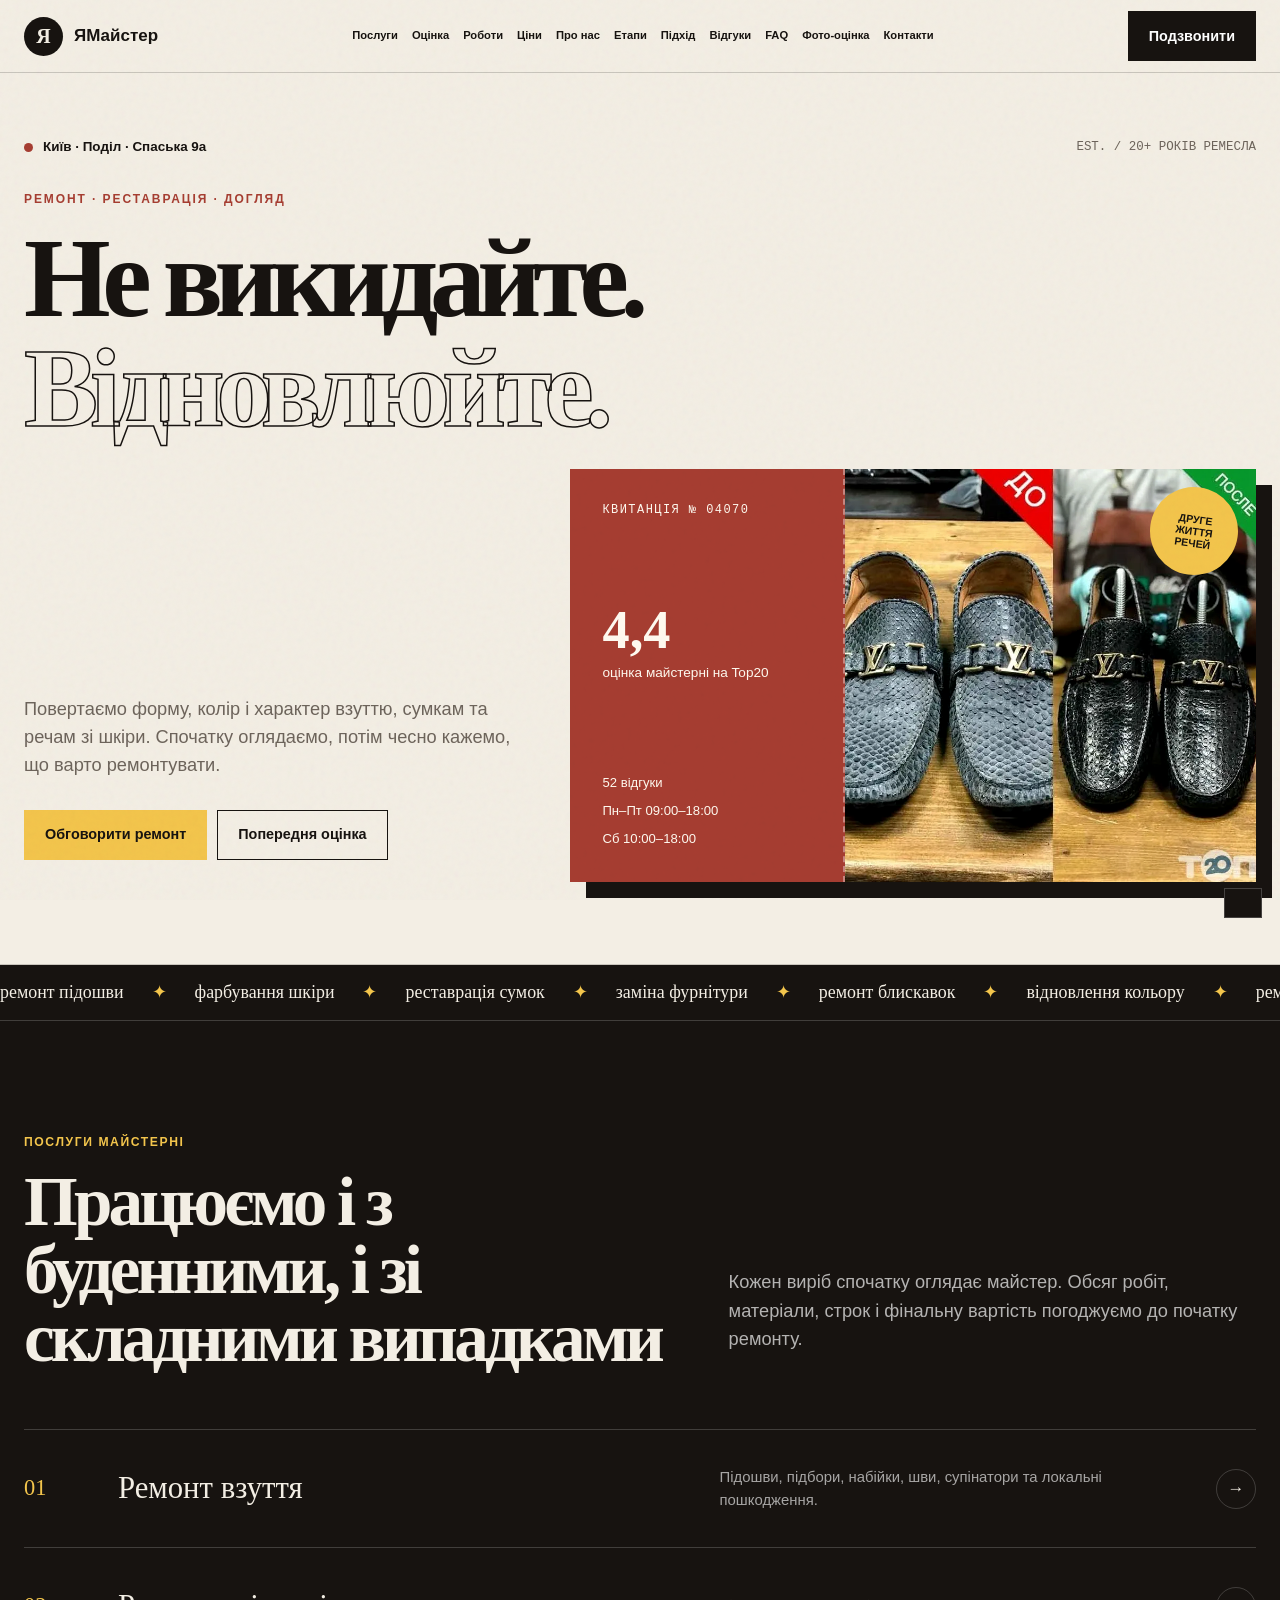
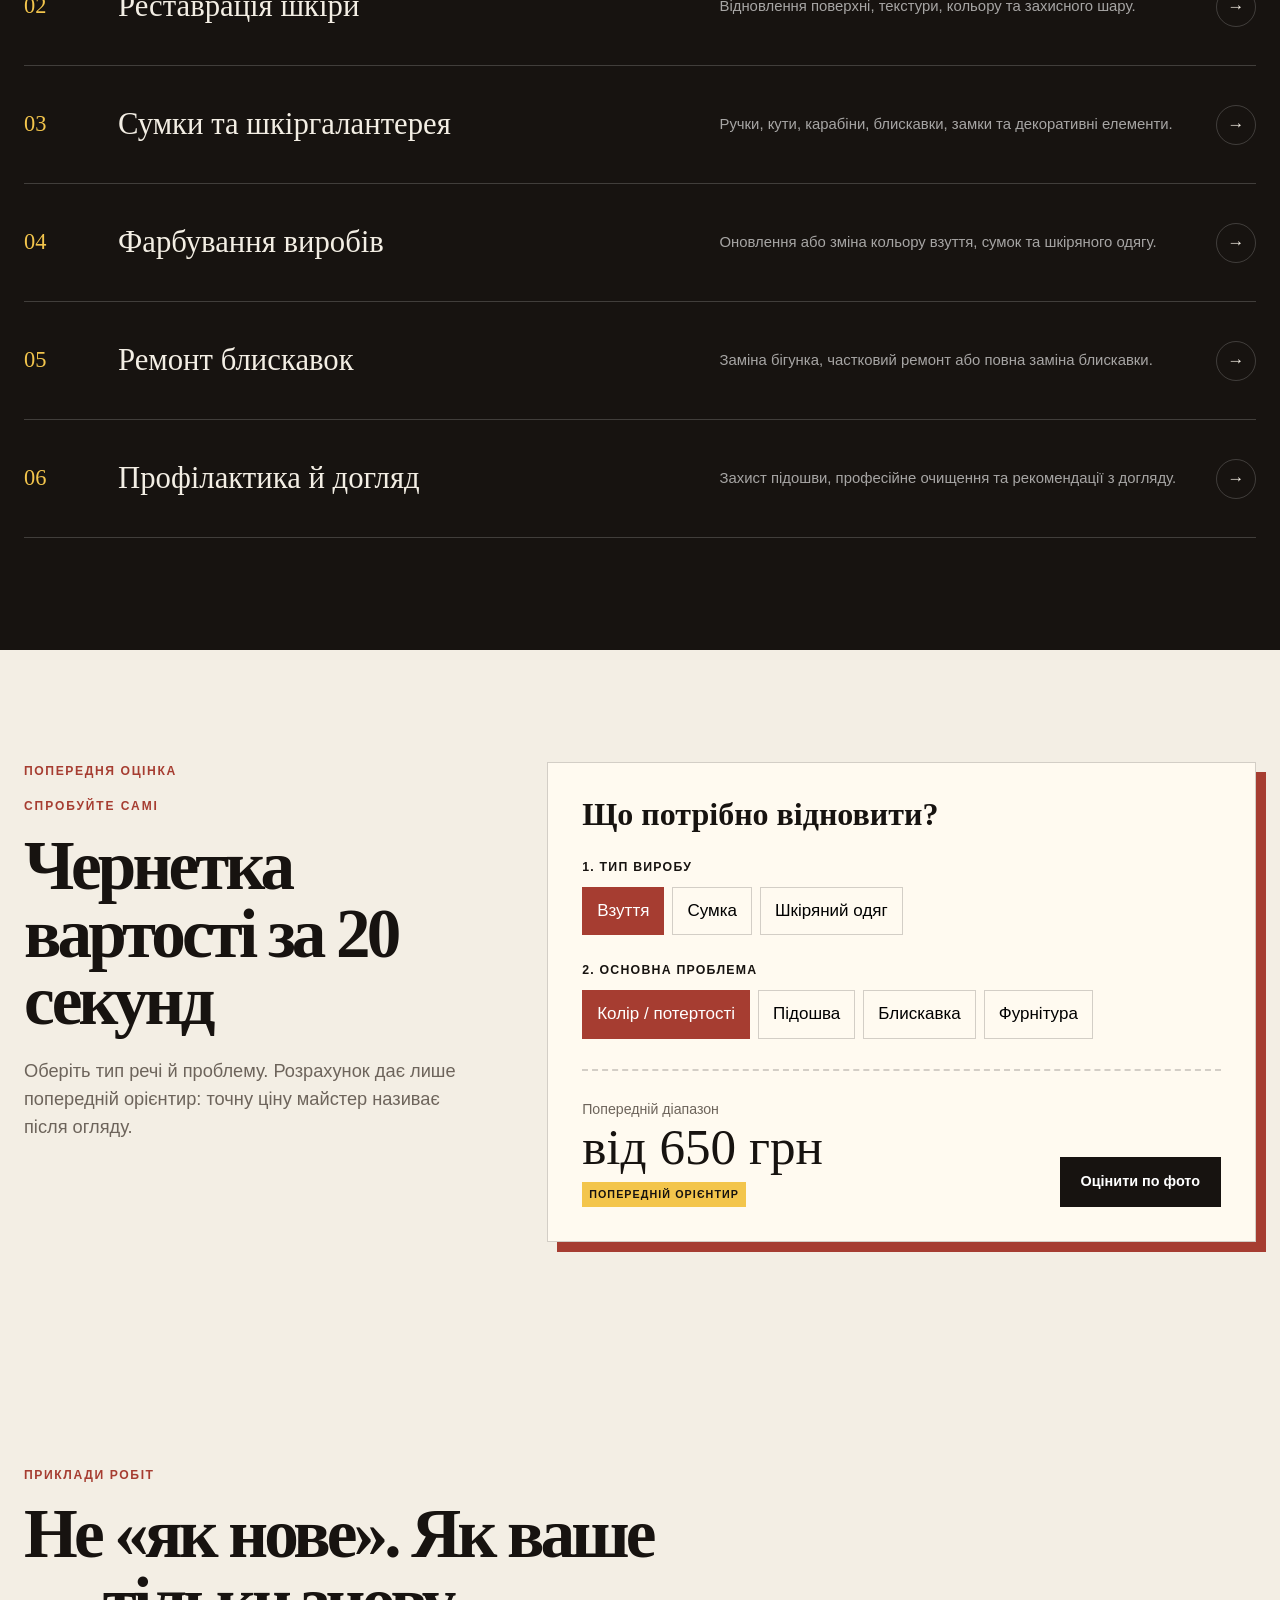
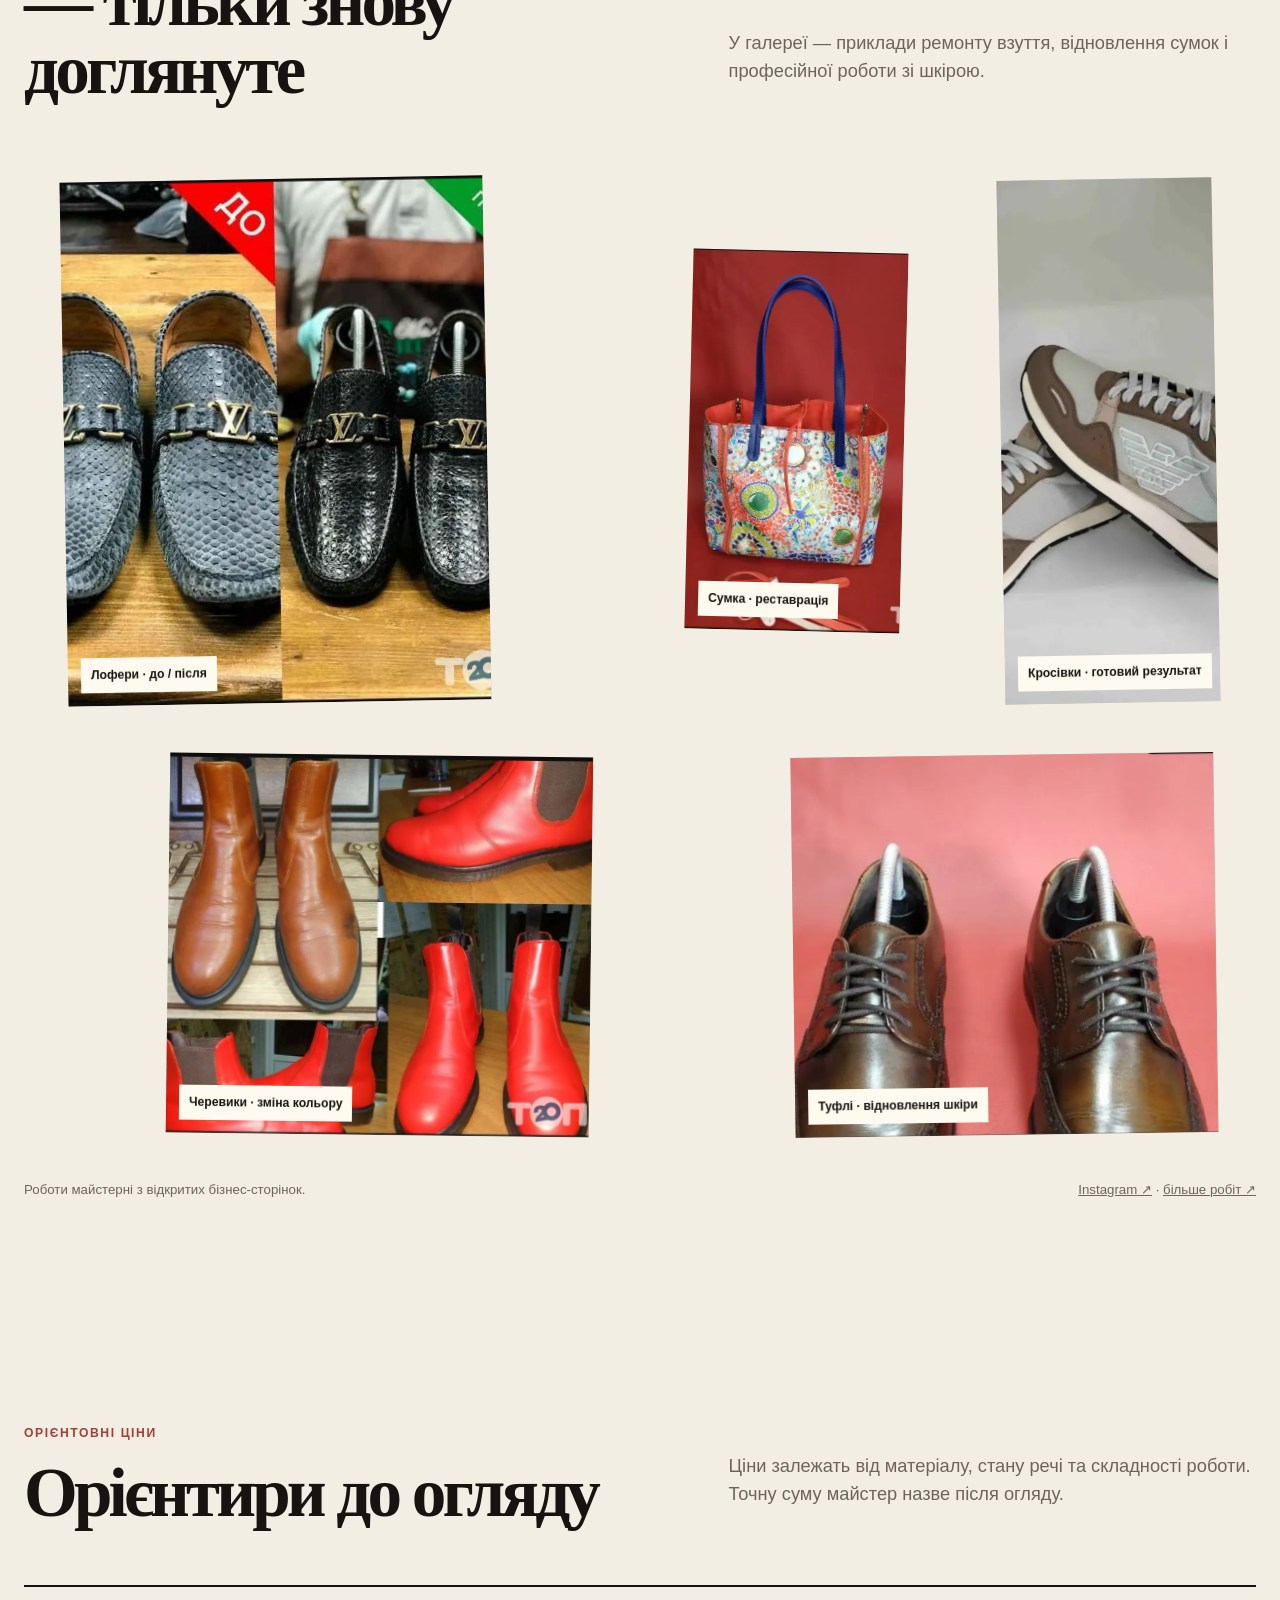
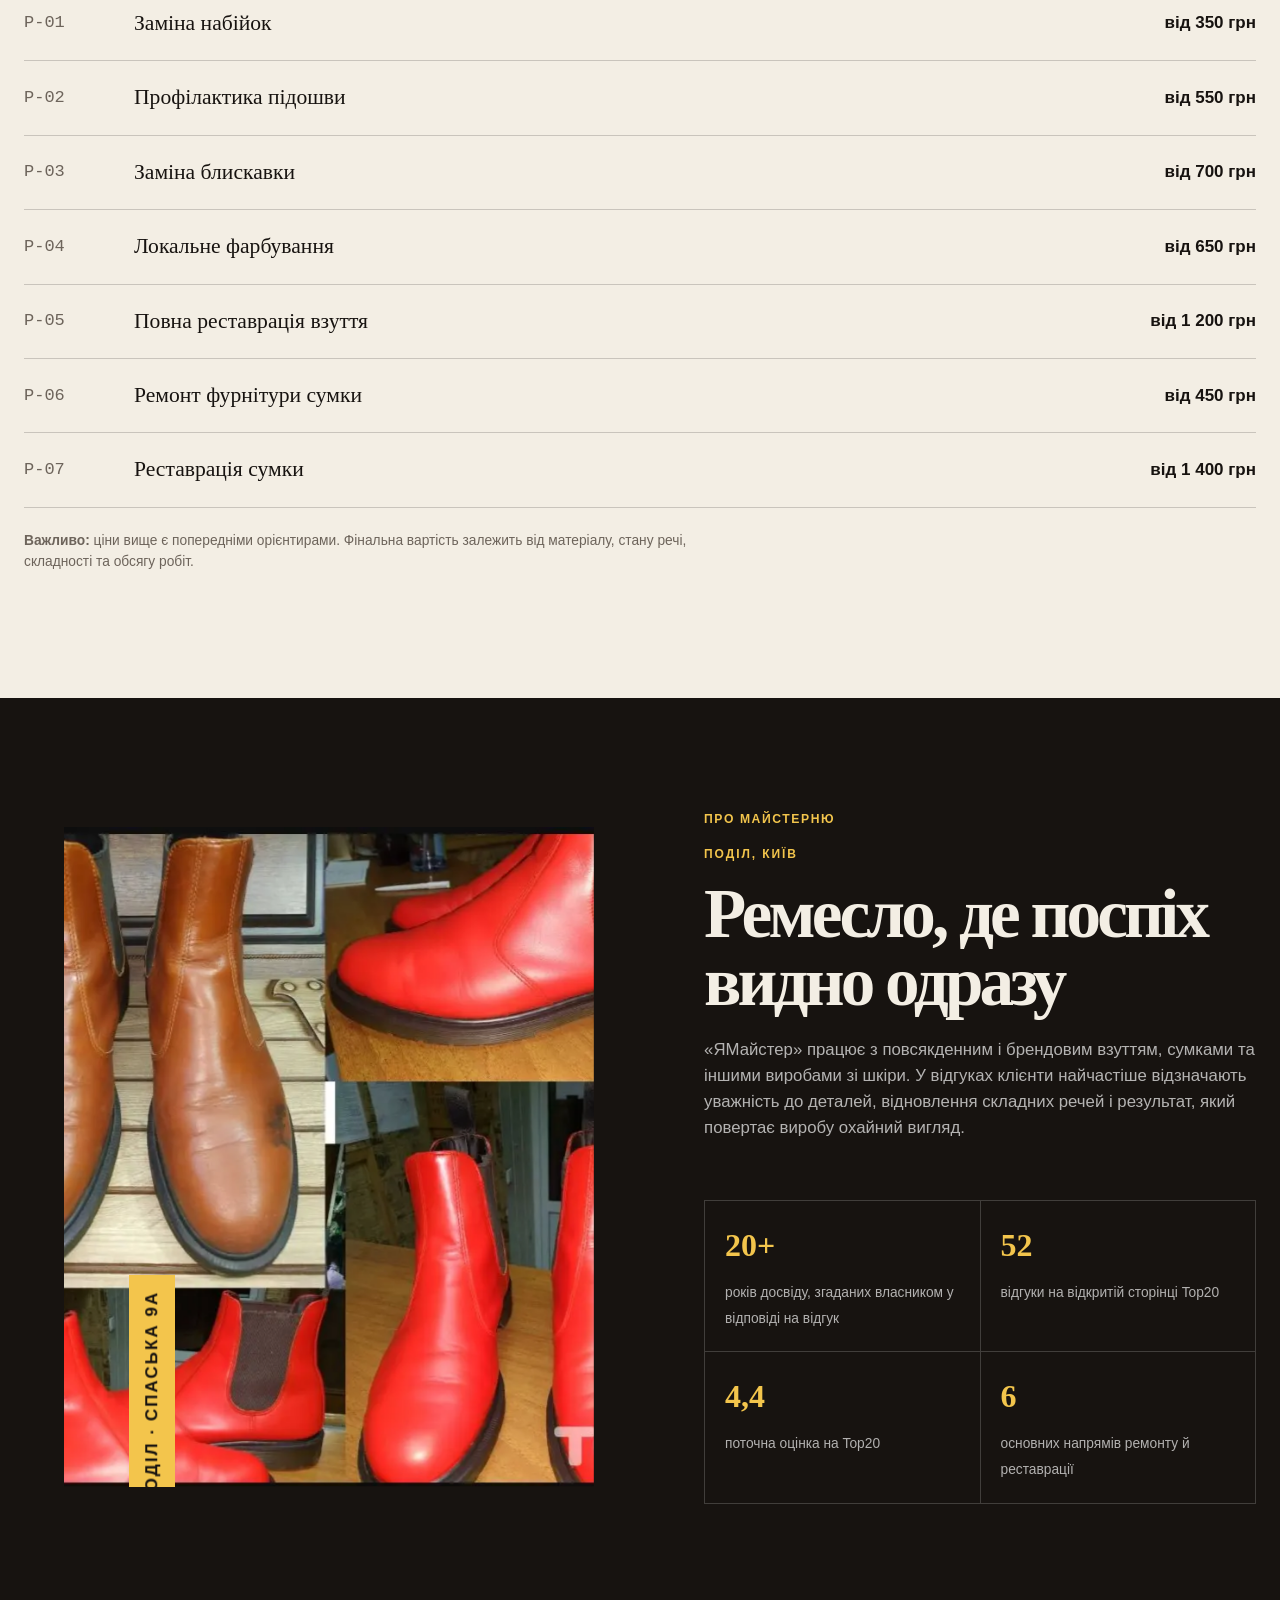
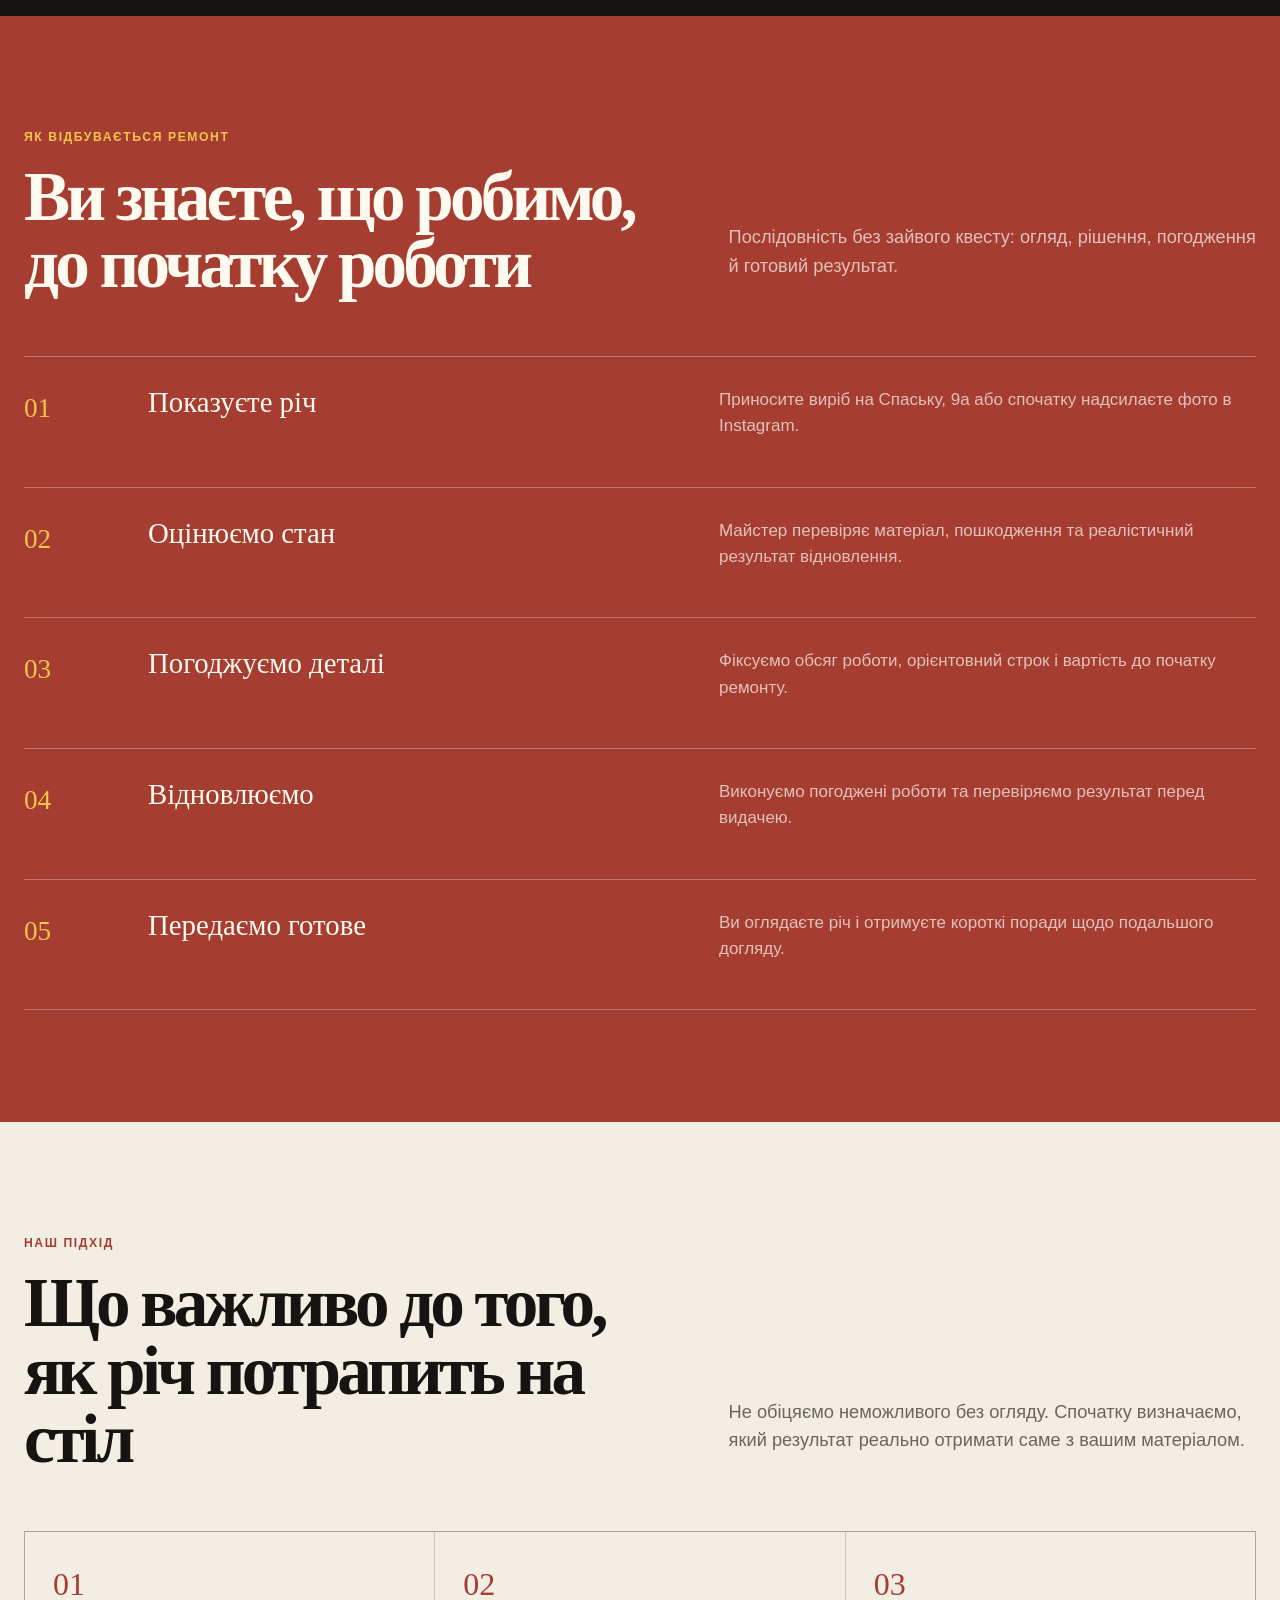
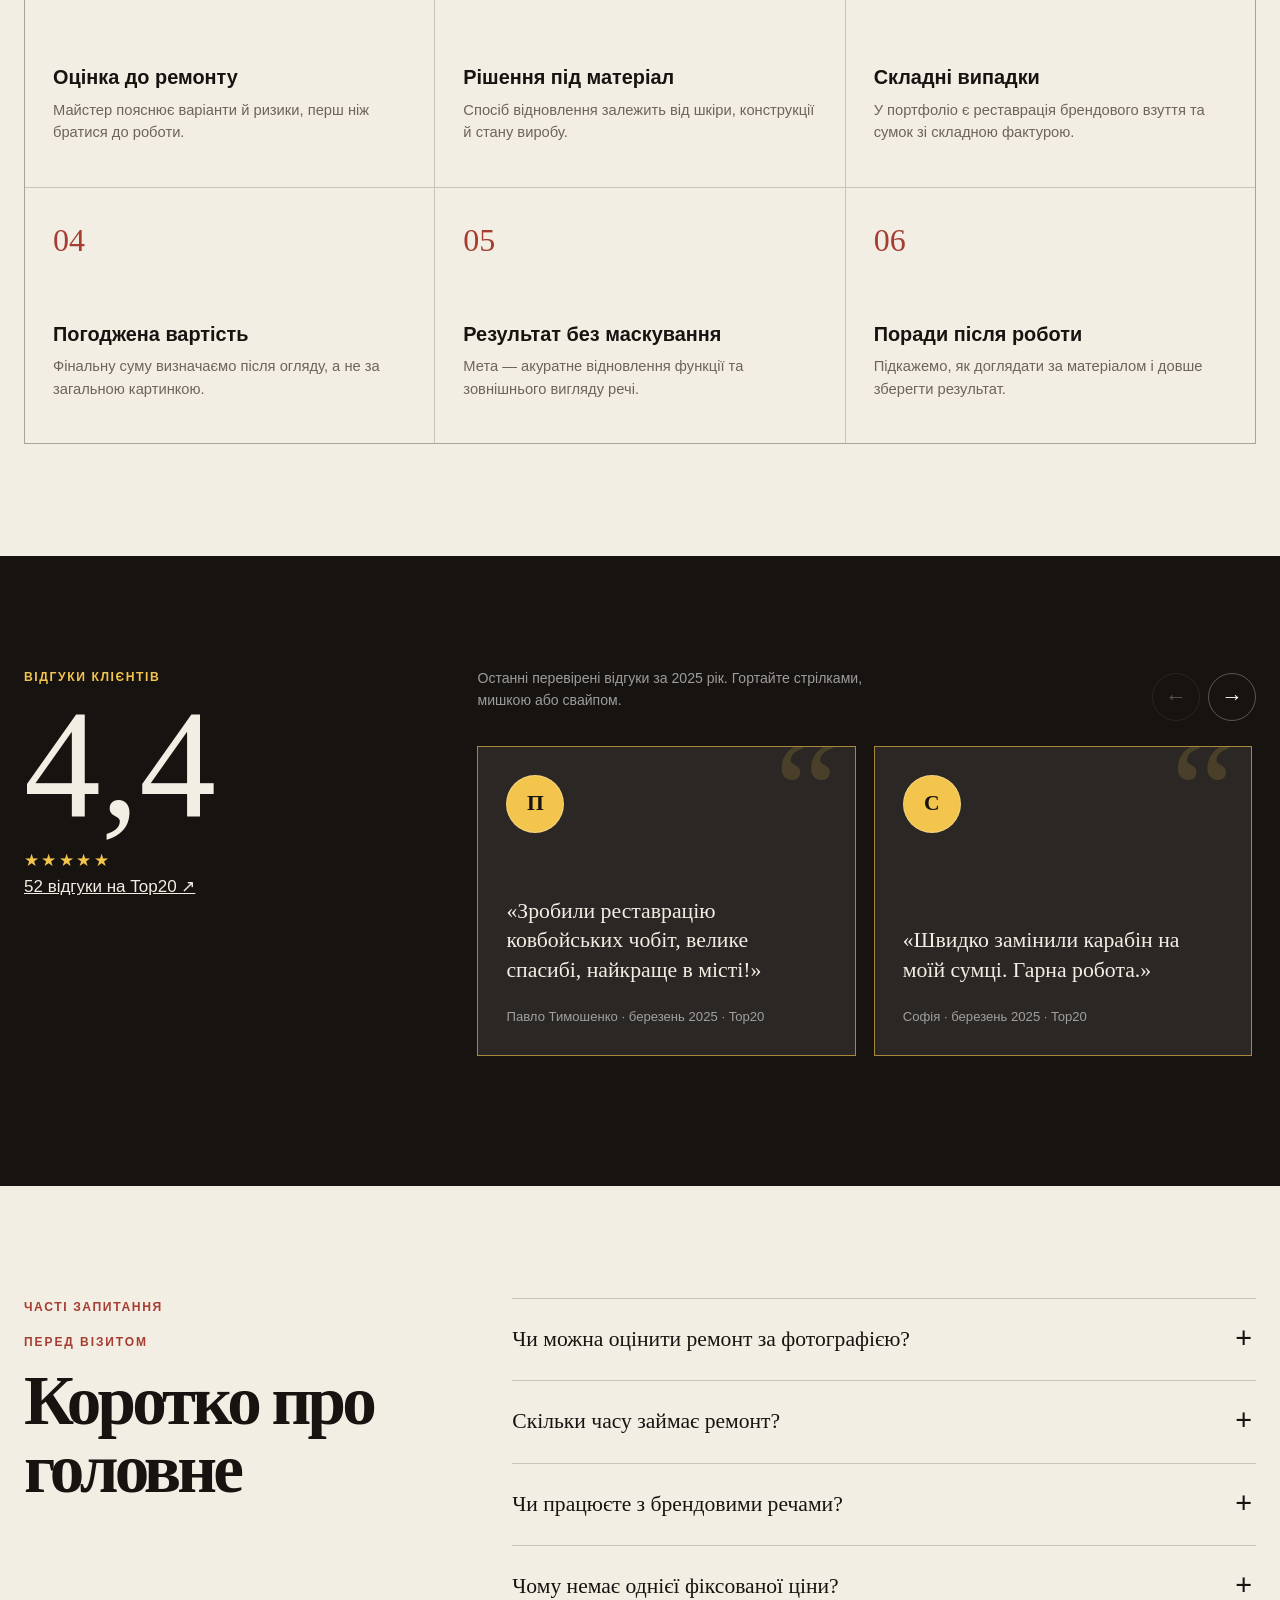
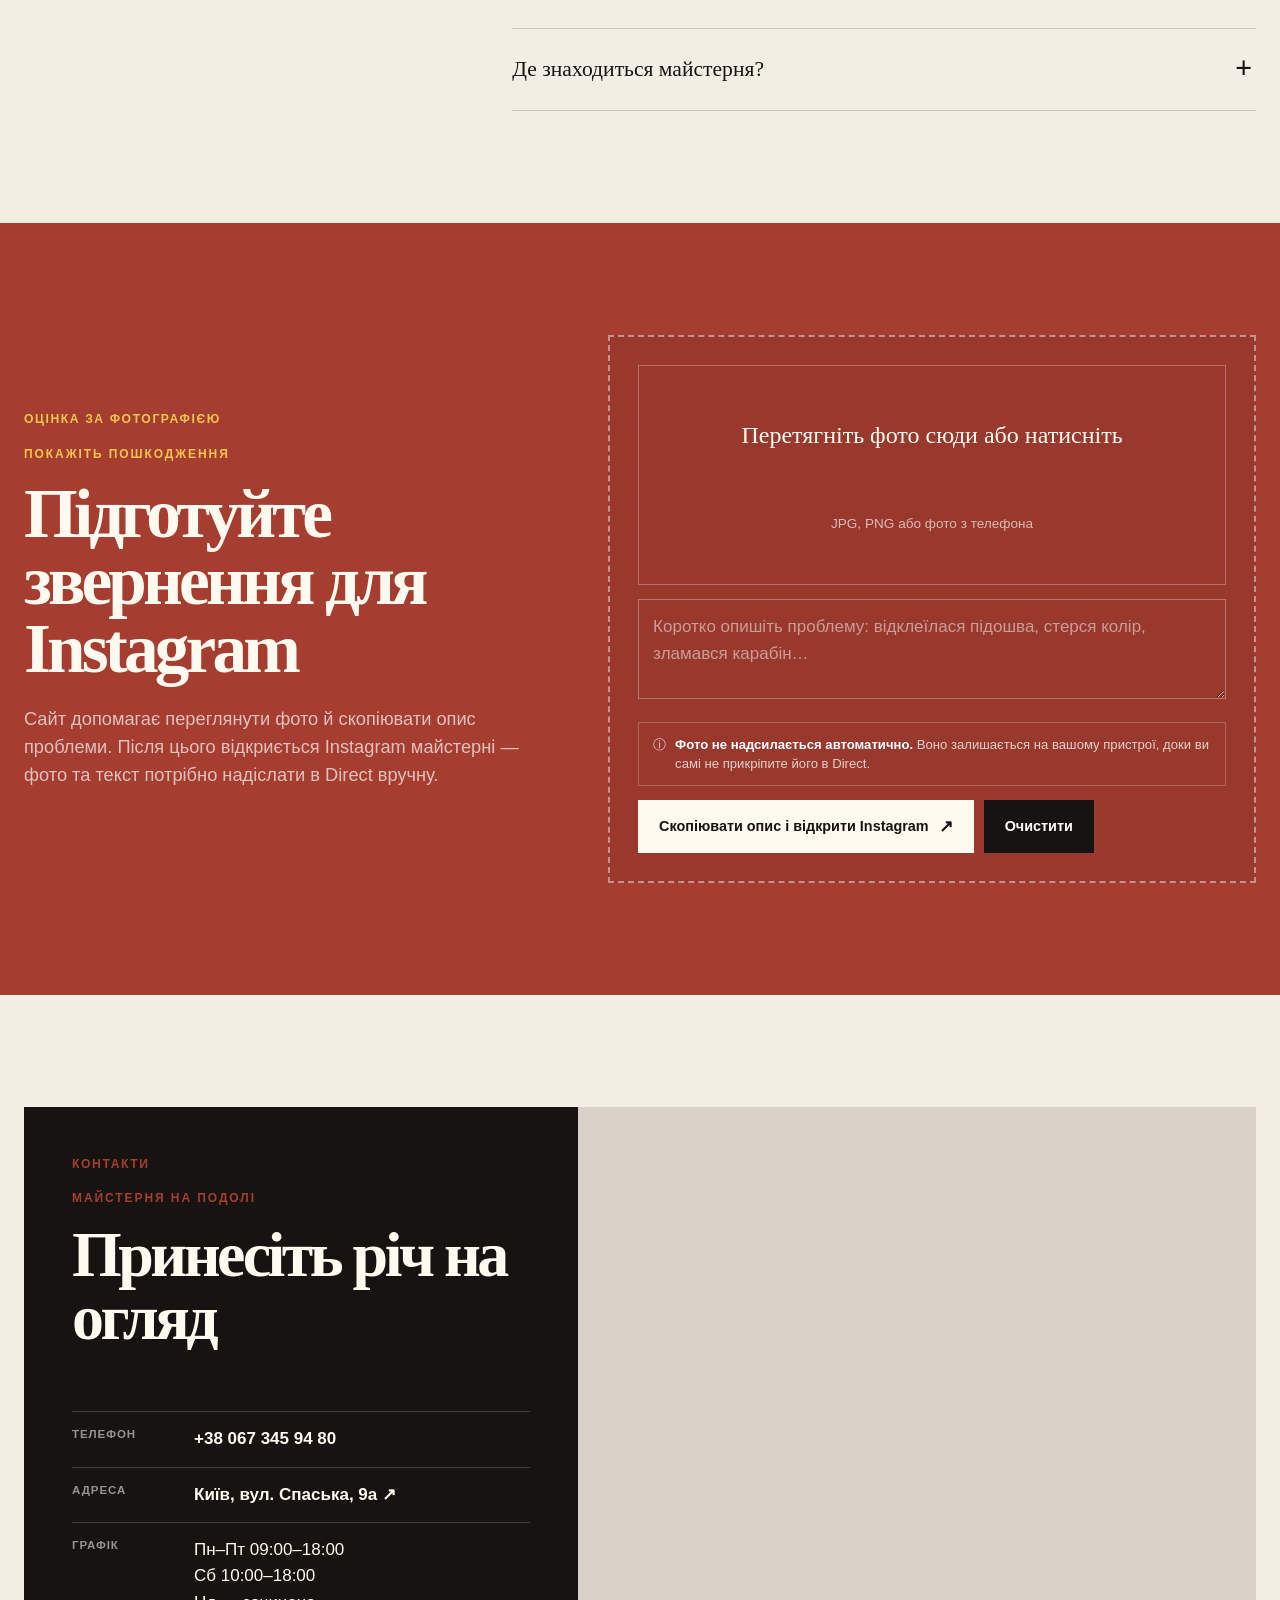
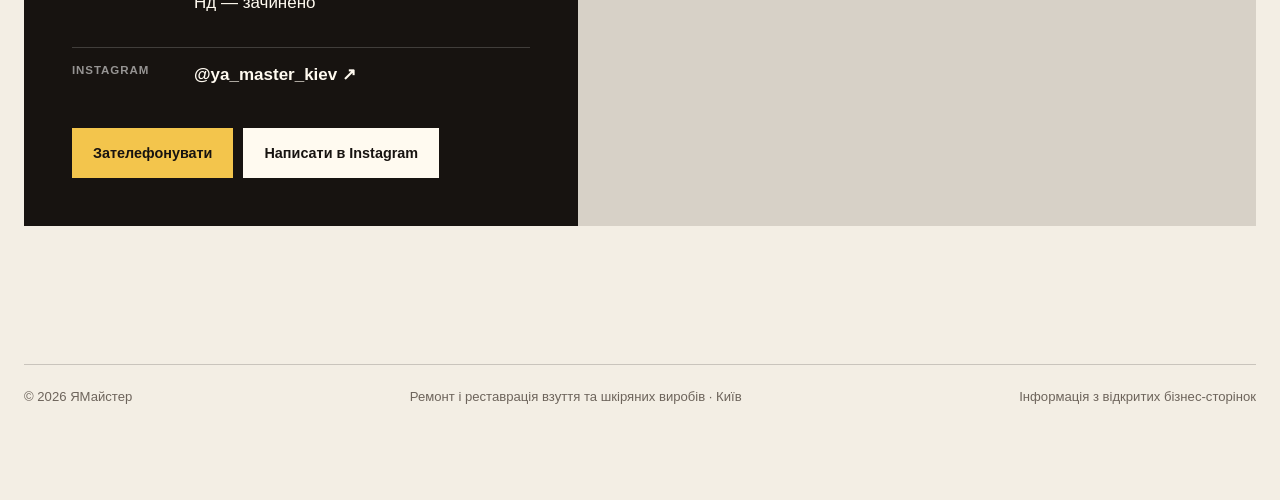
<file: index.html>
<!doctype html>
<html lang="uk">
<head>
  <meta charset="utf-8">
  <meta name="viewport" content="width=device-width, initial-scale=1">
  <title>ЯМайстер — ремонт і реставрація взуття та шкіри на Подолі</title>
  <meta name="description" content="Ремонт взуття, сумок і шкіряних виробів у Києві. Реставрація, фарбування, заміна підошви та фурнітури. Майстерня ЯМайстер, вул. Спаська, 9а.">
  <meta name="theme-color" content="#171310">
  <link rel="icon" type="image/svg+xml" href="data:image/svg+xml,%3Csvg xmlns='http://www.w3.org/2000/svg' viewBox='0 0 64 64'%3E%3Crect width='64' height='64' rx='10' fill='%23171310'/%3E%3Cpath d='M13 41h19c8 0 12-5 13-15l6 2c-2 14-9 21-21 21H13z' fill='%23f3c54c'/%3E%3Cpath d='M20 16h13v25H20z' fill='%23f3eee4'/%3E%3C/svg%3E">
  <style>
    :root {
      --ink: #171310;
      --bone: #f3eee4;
      --bone-deep: #e2d8c8;
      --paper: #fffaf0;
      --red: #a63d31;
      --signal: #f3c54c;
      --muted: #6d645b;
      --line: rgba(23, 19, 16, .19);
      --white-line: rgba(255,255,255,.18);
      --sans: Arial, Helvetica, sans-serif;
      --serif: Georgia, 'Times New Roman', serif;
    }

    * { box-sizing: border-box; }
    html { scroll-behavior: smooth; }
    body {
      margin: 0;
      overflow-x: hidden;
      color: var(--ink);
      background: var(--bone);
      font-family: var(--sans);
      font-size: 17px;
      line-height: 1.55;
    }
    body::before {
      content: "";
      position: fixed;
      inset: 0;
      z-index: 99;
      pointer-events: none;
      opacity: .13;
      background-image: url("data:image/svg+xml,%3Csvg viewBox='0 0 180 180' xmlns='http://www.w3.org/2000/svg'%3E%3Cfilter id='n'%3E%3CfeTurbulence type='fractalNoise' baseFrequency='.9' numOctaves='2' stitchTiles='stitch'/%3E%3C/filter%3E%3Crect width='100%25' height='100%25' filter='url(%23n)' opacity='.35'/%3E%3C/svg%3E");
      mix-blend-mode: multiply;
    }
    body.menu-open { overflow: hidden; }
    img { display: block; max-width: 100%; }
    a { color: inherit; }
    button, input, select, textarea { font: inherit; }
    button, a { -webkit-tap-highlight-color: transparent; }

    .skip-link { position: fixed; left: 14px; top: -80px; z-index: 120; padding: 12px 16px; background: white; }
    .skip-link:focus { top: 14px; }
    .wrap { width: min(1240px, calc(100% - 48px)); margin-inline: auto; }
    .section { padding: 112px 0; }
    .dark { color: var(--bone); background: var(--ink); }
    .red { color: var(--paper); background: var(--red); }
    .kicker { margin: 0 0 16px; color: var(--red); font-size: .75rem; font-weight: 900; letter-spacing: .16em; text-transform: uppercase; }
    .dark .kicker, .red .kicker { color: var(--signal); }
    h1, h2, h3, p { margin-top: 0; }
    h1, h2 { font-family: var(--serif); font-weight: 700; line-height: .98; }
    h1 { max-width: 900px; margin-bottom: 26px; font-size: clamp(3.6rem, 8.7vw, 8.4rem); letter-spacing: -.075em; }
    h2 { max-width: 880px; margin-bottom: 22px; font-size: clamp(2.6rem, 5.4vw, 5.8rem); letter-spacing: -.055em; }
    h3 { margin-bottom: 10px; line-height: 1.08; }
    .lead { max-width: 650px; color: var(--muted); font-size: 1.14rem; }
    .dark .lead, .red .lead { color: rgba(255,255,255,.68); }

    .page-intro {
      position: fixed;
      inset: 0;
      z-index: 110;
      display: grid;
      place-items: center;
      background: var(--ink);
      color: var(--bone);
      transition: clip-path .85s cubic-bezier(.77,0,.18,1);
      clip-path: inset(0 0 0 0);
    }
    .page-intro.done { clip-path: inset(0 0 100% 0); pointer-events: none; }
    .intro-logo { display: flex; align-items: center; gap: 15px; font-size: clamp(1.6rem,4vw,3.2rem); font-weight: 900; }
    .intro-line { width: 0; height: 3px; margin-top: 18px; background: var(--signal); animation: loadline 1s ease forwards; }
    @keyframes loadline { to { width: 100%; } }
    .progress { position: fixed; left: 0; top: 0; z-index: 101; width: 0; height: 3px; background: var(--signal); }
    .toast {
      position: fixed;
      right: 18px;
      bottom: 18px;
      z-index: 105;
      max-width: 360px;
      padding: 14px 18px;
      color: white;
      background: var(--ink);
      border: 1px solid rgba(255,255,255,.2);
      transform: translateY(120%);
      transition: transform .35s ease;
    }
    .toast.show { transform: translateY(0); }

    .topbar {
      position: sticky;
      top: 0;
      z-index: 80;
      background: rgba(243,238,228,.94);
      border-bottom: 1px solid var(--line);
      backdrop-filter: blur(14px);
    }
    .nav { min-height: 72px; display: grid; grid-template-columns: auto minmax(0,1fr) auto; align-items: center; gap: 22px; }
    .brand { display: flex; align-items: center; gap: 11px; font-weight: 900; text-decoration: none; }
    .brand-mark { width: 39px; height: 39px; display: grid; place-items: center; color: var(--bone); background: var(--ink); border-radius: 50%; font-family: var(--serif); font-size: 1.25rem; }
    .nav-links { display: flex; justify-content: center; gap: 14px; }
    .nav-links a { position: relative; white-space: nowrap; font-size: .7rem; font-weight: 900; text-decoration: none; }
    .nav-links a::after { content: ""; position: absolute; left: 0; right: 100%; bottom: -7px; height: 2px; background: var(--red); transition: right .25s ease; }
    .nav-links a:hover::after, .nav-links a.active::after { right: 0; }
    .menu-button { display: none; padding: 8px 0; border: 0; background: transparent; font-weight: 900; }

    .btn {
      display: inline-flex;
      min-height: 50px;
      align-items: center;
      justify-content: center;
      gap: 10px;
      padding: 12px 20px;
      border: 1px solid var(--ink);
      color: white;
      background: var(--ink);
      font-size: .9rem;
      font-weight: 900;
      text-decoration: none;
      cursor: pointer;
      transition: transform .22s ease, box-shadow .22s ease, background .22s ease;
    }
    .btn:hover { transform: translate(-3px,-3px); box-shadow: 5px 5px 0 var(--signal); }
    .btn-signal { color: var(--ink); border-color: var(--signal); background: var(--signal); }
    .btn-outline { color: var(--ink); background: transparent; }
    .btn-paper { color: var(--ink); border-color: var(--paper); background: var(--paper); }
    .btn-arrow::after { content: "↗"; font-size: 1.2em; }

    .hero { padding: 64px 0 82px; border-bottom: 1px solid var(--line); }
    .hero-top { display: flex; align-items: center; justify-content: space-between; gap: 30px; margin-bottom: 32px; }
    .hero-place { display: flex; align-items: center; gap: 10px; font-size: .84rem; font-weight: 800; }
    .hero-place::before { content: ""; width: 9px; height: 9px; border-radius: 50%; background: var(--red); }
    .hero-index { color: var(--muted); font-family: monospace; font-size: .78rem; }
    .hero-title .outline { color: transparent; -webkit-text-stroke: 1.5px var(--ink); }
    .hero-bottom { display: grid; grid-template-columns: .84fr 1.16fr; gap: 50px; align-items: end; }
    .hero-copy { padding-bottom: 22px; }
    .hero-copy .lead { margin-bottom: 30px; }
    .hero-actions { display: flex; flex-wrap: wrap; gap: 10px; }

    .repair-ticket {
      position: relative;
      display: grid;
      grid-template-columns: .8fr 1.2fr;
      min-height: 410px;
      overflow: hidden;
      color: var(--paper);
      background: var(--red);
      box-shadow: 16px 16px 0 var(--ink);
      transform: rotate(1.2deg);
    }
    .ticket-copy { display: flex; flex-direction: column; justify-content: space-between; padding: 32px; border-right: 2px dashed rgba(255,255,255,.38); }
    .ticket-no { font-family: monospace; font-size: .75rem; letter-spacing: .12em; }
    .ticket-main strong { display: block; margin-bottom: 4px; font-family: var(--serif); font-size: 3.4rem; line-height: .9; }
    .ticket-main span { font-size: .85rem; }
    .ticket-meta { display: grid; gap: 8px; font-size: .82rem; }
    .ticket-image { position: relative; overflow: hidden; }
    .ticket-image img { width: 100%; height: 100%; object-fit: cover; filter: saturate(.9) contrast(1.05); transform: scale(1.04); }
    .ticket-seal { position: absolute; right: 18px; top: 18px; width: 88px; aspect-ratio: 1; display: grid; place-items: center; border-radius: 50%; color: var(--ink); background: var(--signal); font-size: .66rem; font-weight: 900; line-height: 1.15; text-align: center; text-transform: uppercase; transform: rotate(8deg); }

    .ticker { overflow: hidden; color: var(--bone); background: var(--ink); border-bottom: 1px solid var(--white-line); }
    .ticker-track { width: max-content; display: flex; gap: 28px; padding: 14px 0; animation: ticker 26s linear infinite; }
    .ticker-track span { display: flex; align-items: center; gap: 28px; font-family: var(--serif); font-size: 1.12rem; white-space: nowrap; }
    .ticker-track span::after { content: "✦"; color: var(--signal); }
    @keyframes ticker { to { transform: translateX(-50%); } }

    .split-head { display: grid; grid-template-columns: 1.1fr .9fr; gap: 60px; align-items: end; margin-bottom: 58px; }
    .split-head h2 { margin-bottom: 0; }
    .section-label { display: block; margin-bottom: 16px; color: var(--red); font-size: .76rem; font-weight: 900; letter-spacing: .13em; text-transform: uppercase; }
    .dark .section-label, .red .section-label { color: var(--signal); }

    .service-ledger { border-top: 1px solid var(--white-line); }
    .service-row {
      position: relative;
      display: grid;
      grid-template-columns: 70px 1.1fr .9fr auto;
      gap: 24px;
      align-items: center;
      min-height: 118px;
      padding: 22px 0;
      border-bottom: 1px solid var(--white-line);
      color: inherit;
      text-decoration: none;
      transition: padding .25s ease, background .25s ease;
    }
    .service-row:hover { padding-inline: 18px; background: rgba(255,255,255,.055); }
    .service-row .num { color: var(--signal); font-family: var(--serif); font-size: 1.4rem; }
    .service-row h3 { margin: 0; font-family: var(--serif); font-size: clamp(1.45rem,2.4vw,2.6rem); font-weight: 500; }
    .service-row p { margin: 0; color: rgba(255,255,255,.62); font-size: .93rem; }
    .service-row .plus { width: 40px; height: 40px; display: grid; place-items: center; border: 1px solid var(--white-line); border-radius: 50%; transition: transform .3s ease, color .3s ease; }
    .service-row:hover .plus { color: var(--ink); background: var(--signal); transform: translateX(4px); }

    .estimator-layout { display: grid; grid-template-columns: .78fr 1.22fr; gap: 70px; align-items: start; }
    .sticky-copy { position: sticky; top: 110px; }
    .estimator {
      padding: 34px;
      border: 1px solid var(--line);
      background: var(--paper);
      box-shadow: 10px 10px 0 var(--red);
    }
    .estimator h3 { font-family: var(--serif); font-size: 2rem; }
    .field { margin-top: 26px; }
    .field-label { display: block; margin-bottom: 10px; font-size: .77rem; font-weight: 900; letter-spacing: .1em; text-transform: uppercase; }
    .chips { display: flex; flex-wrap: wrap; gap: 8px; }
    .chip { padding: 10px 14px; border: 1px solid var(--line); background: transparent; cursor: pointer; transition: background .2s,color .2s,border .2s; }
    .chip.active { color: white; border-color: var(--red); background: var(--red); }
    .estimate-result { display: grid; grid-template-columns: 1fr auto; gap: 20px; align-items: end; margin-top: 30px; padding-top: 28px; border-top: 2px dashed var(--line); }
    .estimate-result small { display: block; color: var(--muted); }
    .estimate-price { font-family: var(--serif); font-size: clamp(2rem,4vw,4rem); line-height: 1; }
    .demo-tag { display: inline-block; margin-top: 10px; padding: 4px 7px; color: var(--ink); background: var(--signal); font-size: .67rem; font-weight: 900; letter-spacing: .1em; text-transform: uppercase; }

    .works-wall { display: grid; grid-template-columns: repeat(12,1fr); grid-auto-rows: 54px; gap: 18px; }
    .work { position: relative; overflow: hidden; background: #d6cab9; }
    .work img { width: 100%; height: 100%; object-fit: cover; transition: transform .65s cubic-bezier(.2,.7,.2,1), filter .4s ease; }
    .work:hover img { transform: scale(1.06) rotate(.4deg); filter: saturate(1.08); }
    .work figcaption { position: absolute; left: 13px; bottom: 13px; padding: 8px 10px; color: var(--ink); background: var(--paper); font-size: .76rem; font-weight: 900; }
    .work-1 { grid-column: 1/6; grid-row: span 8; transform: rotate(-1deg); }
    .work-2 { grid-column: 7/10; grid-row: 2/span 6; transform: rotate(1.4deg); }
    .work-3 { grid-column: 10/13; grid-row: 1/span 8; transform: rotate(-1deg); }
    .work-4 { grid-column: 2/7; grid-row: span 6; transform: rotate(.7deg); }
    .work-5 { grid-column: 8/13; grid-row: span 6; transform: rotate(-.8deg); }
    .works-note { display: flex; justify-content: space-between; gap: 24px; margin-top: 28px; color: var(--muted); font-size: .83rem; }

    .price-table { border-top: 2px solid var(--ink); }
    .price-row { display: grid; grid-template-columns: 90px 1fr 180px; gap: 20px; align-items: center; padding: 20px 0; border-bottom: 1px solid var(--line); }
    .price-row:hover { color: var(--red); }
    .price-row .code { font-family: monospace; color: var(--muted); }
    .price-row strong { font-family: var(--serif); font-size: 1.35rem; font-weight: 500; }
    .price-row .amount { text-align: right; font-weight: 900; }
    .price-note { max-width: 700px; margin-top: 22px; color: var(--muted); font-size: .86rem; }

    .about-layout { display: grid; grid-template-columns: 1.05fr .95fr; gap: 70px; }
    .about-photo { position: relative; min-height: 610px; overflow: hidden; }
    .about-photo img { width: 100%; height: 100%; object-fit: cover; }
    .about-photo::after { content: "ПОДІЛ · СПАСЬКА 9А"; position: absolute; left: -35px; bottom: 65px; padding: 10px 16px; color: var(--ink); background: var(--signal); font-weight: 900; letter-spacing: .12em; transform: rotate(-90deg); }
    .about-copy { display: flex; flex-direction: column; justify-content: space-between; }
    .about-copy h2 { margin-top: 0; }
    .about-text { max-width: 600px; color: rgba(255,255,255,.68); font-size: 1.05rem; }
    .facts { display: grid; grid-template-columns: 1fr 1fr; margin-top: 42px; border-top: 1px solid var(--white-line); border-left: 1px solid var(--white-line); }
    .fact { min-height: 150px; padding: 20px; border-right: 1px solid var(--white-line); border-bottom: 1px solid var(--white-line); }
    .fact strong { display: block; margin-bottom: 8px; color: var(--signal); font-family: var(--serif); font-size: 2rem; }
    .fact span { color: rgba(255,255,255,.67); font-size: .86rem; }

    .process { counter-reset: steps; }
    .process-step { display: grid; grid-template-columns: 90px 1fr 1fr; gap: 34px; padding: 30px 0; border-top: 1px solid rgba(255,255,255,.28); }
    .process-step:last-child { border-bottom: 1px solid rgba(255,255,255,.28); }
    .process-step::before { counter-increment: steps; content: "0" counter(steps); color: var(--signal); font-family: var(--serif); font-size: 1.7rem; }
    .process-step h3 { font-family: var(--serif); font-size: 1.8rem; font-weight: 500; }
    .process-step p { color: rgba(255,255,255,.68); }

    .benefits { display: grid; grid-template-columns: repeat(3,1fr); gap: 1px; background: var(--line); border: 1px solid var(--line); }
    .benefit { min-height: 240px; padding: 28px; background: var(--bone); }
    .benefit .icon { display: block; margin-bottom: 58px; color: var(--red); font-family: var(--serif); font-size: 2rem; }
    .benefit p { color: var(--muted); font-size: .92rem; }

    .reviews-layout { display: grid; grid-template-columns: .66fr 1.34fr; gap: 70px; }
    .score { position: sticky; top: 110px; align-self: start; }
    .score-number { font-family: var(--serif); font-size: clamp(6rem,12vw,11rem); line-height: .8; }
    .score-stars { margin-top: 22px; color: var(--signal); letter-spacing: .14em; }
    .review-list { min-width: 0; }
    .review-toolbar { display: flex; align-items: center; justify-content: space-between; gap: 18px; margin-bottom: 18px; }
    .review-toolbar p { max-width: 430px; color: rgba(255,255,255,.58); font-size: .88rem; }
    .review-nav { display: flex; gap: 8px; }
    .review-arrow { width: 48px; height: 48px; display: grid; place-items: center; color: var(--paper); border: 1px solid rgba(255,255,255,.28); border-radius: 50%; background: transparent; font-size: 1.35rem; cursor: pointer; transition: color .2s ease, background .2s ease, opacity .2s ease, transform .2s ease; }
    .review-arrow:hover { color: var(--ink); background: var(--signal); transform: translateY(-2px); }
    .review-arrow:disabled { opacity: .28; cursor: default; transform: none; }
    .review-track { display: flex; gap: 18px; overflow-x: auto; padding: 2px 2px 18px; scroll-snap-type: x mandatory; scroll-behavior: smooth; scrollbar-width: none; overscroll-behavior-inline: contain; touch-action: pan-x; cursor: grab; }
    .review-track::-webkit-scrollbar { display: none; }
    .review-track.dragging { cursor: grabbing; scroll-behavior: auto; user-select: none; }
    .review { position: relative; flex: 0 0 calc(50% - 9px); min-height: 310px; display: flex; flex-direction: column; justify-content: space-between; padding: 28px; overflow: hidden; opacity: .48; border: 1px solid rgba(255,255,255,.22); background: rgba(255,255,255,.055); transform: translateY(18px) scale(.965); scroll-snap-align: start; transition: opacity .5s ease, transform .55s cubic-bezier(.2,.75,.2,1), border-color .5s ease, background .5s ease; }
    .review.is-visible { opacity: 1; border-color: rgba(243,197,76,.62); background: rgba(255,255,255,.085); transform: none; }
    .review::after { content: "“"; position: absolute; right: 16px; top: -28px; color: rgba(243,197,76,.16); font-family: var(--serif); font-size: 9rem; line-height: 1; pointer-events: none; }
    .review-avatar { width: 58px; height: 58px; display: grid; place-items: center; border: 1px solid rgba(255,255,255,.28); border-radius: 50%; color: var(--ink); background: var(--signal); font-family: var(--serif); font-size: 1.35rem; font-weight: 700; }
    .review-body { position: relative; z-index: 1; min-width: 0; margin-top: 38px; }
    .review p { font-family: var(--serif); font-size: clamp(1.25rem,1.7vw,1.7rem); line-height: 1.35; }
    .review footer { color: rgba(255,255,255,.56); font-size: .82rem; }

    .faq-layout { display: grid; grid-template-columns: .72fr 1.28fr; gap: 70px; }
    .faq-list { border-top: 1px solid var(--line); }
    details { border-bottom: 1px solid var(--line); }
    summary { position: relative; padding: 24px 54px 24px 0; font-family: var(--serif); font-size: 1.35rem; cursor: pointer; list-style: none; }
    summary::-webkit-details-marker { display: none; }
    summary::after { content: "+"; position: absolute; right: 4px; top: 17px; font-family: var(--sans); font-size: 1.8rem; transition: transform .25s ease; }
    details[open] summary::after { transform: rotate(45deg); }
    details p { max-width: 700px; padding: 0 52px 24px 0; color: var(--muted); }

    .photo-form-layout { display: grid; grid-template-columns: .9fr 1.1fr; gap: 54px; align-items: center; }
    .upload-box { padding: 28px; border: 2px dashed rgba(255,255,255,.45); background: rgba(0,0,0,.08); }
    .upload-zone { min-height: 220px; display: grid; place-items: center; padding: 24px; border: 1px solid rgba(255,255,255,.28); text-align: center; cursor: pointer; }
    .upload-zone.dragging { background: rgba(255,255,255,.08); }
    .upload-zone input { position: absolute; width: 1px; height: 1px; opacity: 0; }
    .preview { display: none; max-height: 260px; margin: 0 auto 18px; object-fit: contain; }
    .preview.visible { display: block; }
    .upload-title { display: block; margin-bottom: 6px; font-family: var(--serif); font-size: 1.5rem; }
    .upload-note { color: rgba(255,255,255,.65); font-size: .85rem; }
    .upload-disclaimer { display: flex; gap: 9px; align-items: flex-start; margin-top: 14px; padding: 12px 14px; color: rgba(255,255,255,.76); border: 1px solid rgba(255,255,255,.22); font-size: .82rem; line-height: 1.45; }
    .upload-disclaimer strong { color: white; }
    .damage-input { width: 100%; min-height: 100px; margin-top: 14px; padding: 14px; color: white; border: 1px solid rgba(255,255,255,.3); background: transparent; resize: vertical; }
    .damage-input::placeholder { color: rgba(255,255,255,.5); }
    .upload-actions { display: flex; flex-wrap: wrap; gap: 10px; margin-top: 14px; }

    .contact-grid { display: grid; grid-template-columns: .9fr 1.1fr; min-height: 610px; }
    .contact-panel { display: flex; flex-direction: column; justify-content: space-between; padding: 48px; color: var(--paper); background: var(--ink); }
    .contact-panel h2 { font-size: clamp(2.5rem,5vw,5rem); }
    .contact-lines { display: grid; gap: 14px; margin: 40px 0; }
    .contact-line { display: grid; grid-template-columns: 100px 1fr; gap: 22px; padding-top: 14px; border-top: 1px solid var(--white-line); }
    .contact-line span { color: rgba(255,255,255,.55); font-size: .72rem; font-weight: 900; letter-spacing: .08em; text-transform: uppercase; }
    .contact-line a { font-weight: 900; text-decoration: none; }
    .map { min-height: 610px; background: #d7d1c7; }
    .map iframe { width: 100%; height: 100%; min-height: 610px; border: 0; filter: grayscale(.55) contrast(1.1); }

    .footer { padding: 26px 0 92px; }
    .footer-inner { display: flex; justify-content: space-between; gap: 28px; padding-top: 22px; border-top: 1px solid var(--line); color: var(--muted); font-size: .82rem; }
    .mobile-dock { display: none; }

    .reveal { opacity: 0; transform: translateY(34px); transition: opacity .75s ease, transform .75s cubic-bezier(.2,.7,.2,1); }
    .reveal.in { opacity: 1; transform: none; }
    .mask-reveal { clip-path: none; }
    .mask-reveal img { opacity: 1; transform: none; }
    .mask-reveal.in img { animation: image-arrive .8s cubic-bezier(.2,.7,.2,1) both; }
    @keyframes image-arrive { from { opacity: .65; transform: translateY(22px) scale(1.025); } to { opacity: 1; transform: none; } }

    @media (max-width: 980px) {
      .nav { grid-template-columns: auto 1fr auto; }
      .nav-links { display: none; }
      .menu-button { display: block; justify-self: end; }
      .nav > .btn { display: none; }
      .nav-links.open { position: fixed; inset: 72px 0 0; display: flex; flex-direction: column; justify-content: flex-start; gap: 0; padding: 34px 24px; background: var(--bone); }
      .nav-links.open a { padding: 16px 0; border-bottom: 1px solid var(--line); font-family: var(--serif); font-size: 1.8rem; }
      .hero-bottom, .split-head, .estimator-layout, .about-layout, .reviews-layout, .faq-layout, .photo-form-layout { grid-template-columns: 1fr; }
      .sticky-copy, .score { position: static; }
      .service-row { grid-template-columns: 54px 1fr auto; }
      .service-row p { grid-column: 2/3; }
      .benefits { grid-template-columns: repeat(2,1fr); }
      .contact-grid { grid-template-columns: 1fr; }
      .map, .map iframe { min-height: 460px; }
    }

    @media (max-width: 720px) {
      body { font-size: 16px; }
      .wrap { width: min(100% - 28px,1240px); }
      .section { padding: 78px 0; }
      .hero { padding: 38px 0 58px; }
      .hero-top { margin-bottom: 22px; }
      h1 { font-size: clamp(3.25rem,17vw,5.25rem); }
      h2 { font-size: clamp(2.5rem,13vw,4rem); }
      .hero-bottom { gap: 34px; }
      .repair-ticket { grid-template-columns: 1fr; min-height: 520px; transform: none; box-shadow: 8px 8px 0 var(--ink); }
      .ticket-copy { min-height: 250px; border-right: 0; border-bottom: 2px dashed rgba(255,255,255,.38); }
      .service-row { grid-template-columns: 42px 1fr auto; gap: 10px; min-height: 145px; }
      .service-row p { grid-column: 2/4; }
      .review { grid-template-columns: 46px 1fr; gap: 14px; }
      .review-avatar { width: 46px; height: 46px; font-size: 1.05rem; }
      .review { flex-basis: 86%; min-height: 290px; padding: 22px; }
      .review-toolbar { align-items: flex-end; }
      .review-toolbar p { max-width: 230px; }
      .estimator { padding: 24px 18px; box-shadow: 6px 6px 0 var(--red); }
      .estimate-result { grid-template-columns: 1fr; }
      .works-wall { display: grid; grid-template-columns: 1fr 1fr; grid-auto-rows: 230px; }
      .work-1,.work-2,.work-3,.work-4,.work-5 { grid-column: auto; grid-row: auto; transform: none; }
      .work-1 { grid-column: 1/3; }
      .works-note { flex-direction: column; }
      .price-row { grid-template-columns: 56px 1fr; }
      .price-row .amount { grid-column: 2/3; text-align: left; }
      .about-photo { min-height: 440px; }
      .process-step { grid-template-columns: 54px 1fr; gap: 12px; }
      .process-step p { grid-column: 2/3; }
      .benefits { grid-template-columns: 1fr; }
      .benefit { min-height: 190px; }
      .benefit .icon { margin-bottom: 34px; }
      .facts { grid-template-columns: 1fr 1fr; }
      .photo-form-layout { gap: 36px; }
      .contact-panel { padding: 34px 22px; }
      .contact-line { grid-template-columns: 1fr; gap: 4px; }
      .footer { padding-bottom: 104px; }
      .footer-inner { flex-direction: column; gap: 8px; }
      .mobile-dock { position: fixed; left: 10px; right: 10px; bottom: 10px; z-index: 90; display: grid; grid-template-columns: 1fr 1fr; gap: 8px; padding: 8px; background: rgba(23,19,16,.94); backdrop-filter: blur(12px); }
      .mobile-dock .btn { min-height: 46px; padding: 9px; }
      .toast { left: 10px; right: 10px; bottom: 78px; }
    }

    @media (prefers-reduced-motion: reduce) {
      html { scroll-behavior: auto; }
      *, *::before, *::after { animation-duration: .01ms !important; animation-iteration-count: 1 !important; transition-duration: .01ms !important; }
      .page-intro { display: none; }
      .reveal { opacity: 1; transform: none; }
      .mask-reveal { clip-path: none; }
      .review-track { scroll-behavior: auto; }
    }
  </style>
</head>
<body>
  <a class="skip-link" href="#main">До основного вмісту</a>
  <div class="page-intro" aria-hidden="true"><div><div class="intro-logo"><span class="brand-mark">Я</span> ЯМайстер</div><div class="intro-line"></div></div></div>
  <div class="progress" aria-hidden="true"></div>
  <div class="toast" role="status" aria-live="polite"></div>

  <header class="topbar">
    <nav class="nav wrap" aria-label="Головна навігація">
      <a class="brand" href="#top"><span class="brand-mark" aria-hidden="true">Я</span><span>ЯМайстер</span></a>
      <div class="nav-links" id="nav-links">
        <a href="#services">Послуги</a>
        <a href="#estimator">Оцінка</a>
        <a href="#works">Роботи</a>
        <a href="#prices">Ціни</a>
        <a href="#about">Про нас</a>
        <a href="#process">Етапи</a>
        <a href="#approach">Підхід</a>
        <a href="#reviews">Відгуки</a>
        <a href="#faq">FAQ</a>
        <a href="#photo-estimate">Фото-оцінка</a>
        <a href="#contacts">Контакти</a>
      </div>
      <button class="menu-button" type="button" aria-expanded="false" aria-controls="nav-links">Меню</button>
      <a class="btn call-link" data-call href="tel:+380673459480">Подзвонити</a>
    </nav>
  </header>

  <main id="main">
    <section class="hero" id="top">
      <div class="wrap">
        <div class="hero-top reveal"><span class="hero-place">Київ · Поділ · Спаська 9а</span><span class="hero-index">EST. / 20+ РОКІВ РЕМЕСЛА</span></div>
        <div class="hero-title reveal">
          <p class="kicker">Ремонт · реставрація · догляд</p>
          <h1>Не викидайте.<br><span class="outline">Відновлюйте.</span></h1>
        </div>
        <div class="hero-bottom">
          <div class="hero-copy reveal">
            <p class="lead">Повертаємо форму, колір і характер взуттю, сумкам та речам зі шкіри. Спочатку оглядаємо, потім чесно кажемо, що варто ремонтувати.</p>
            <div class="hero-actions">
              <a class="btn btn-signal call-link" data-call href="tel:+380673459480">Обговорити ремонт</a>
              <a class="btn btn-outline" href="#estimator">Попередня оцінка</a>
            </div>
          </div>
          <article class="repair-ticket reveal" aria-label="Квитанція майстерні">
            <div class="ticket-copy">
              <span class="ticket-no">КВИТАНЦІЯ № 04070</span>
              <div class="ticket-main"><strong>4,4</strong><span>оцінка майстерні на Top20</span></div>
              <div class="ticket-meta"><span>52 відгуки</span><span>Пн–Пт 09:00–18:00</span><span>Сб 10:00–18:00</span></div>
            </div>
            <div class="ticket-image"><img src="assets/real-loafers-before-after.webp" alt="Лофери до та після відновлення у майстерні ЯМайстер" width="805" height="808"><span class="ticket-seal">Друге<br>життя<br>речей</span></div>
          </article>
        </div>
      </div>
    </section>

    <div class="ticker" aria-hidden="true"><div class="ticker-track">
      <span>ремонт підошви</span><span>фарбування шкіри</span><span>реставрація сумок</span><span>заміна фурнітури</span><span>ремонт блискавок</span><span>відновлення кольору</span>
      <span>ремонт підошви</span><span>фарбування шкіри</span><span>реставрація сумок</span><span>заміна фурнітури</span><span>ремонт блискавок</span><span>відновлення кольору</span>
    </div></div>

    <section class="section dark" id="services">
      <div class="wrap">
        <div class="split-head reveal">
          <div><span class="section-label">Послуги майстерні</span><h2>Працюємо і з буденними, і зі складними випадками</h2></div>
          <p class="lead">Кожен виріб спочатку оглядає майстер. Обсяг робіт, матеріали, строк і фінальну вартість погоджуємо до початку ремонту.</p>
        </div>
        <div class="service-ledger">
          <a class="service-row reveal" href="services/remont-vzuttya.html"><span class="num">01</span><h3>Ремонт взуття</h3><p>Підошви, підбори, набійки, шви, супінатори та локальні пошкодження.</p><span class="plus" aria-hidden="true">→</span></a>
          <a class="service-row reveal" href="services/restavraciya-shkiry.html"><span class="num">02</span><h3>Реставрація шкіри</h3><p>Відновлення поверхні, текстури, кольору та захисного шару.</p><span class="plus" aria-hidden="true">→</span></a>
          <a class="service-row reveal" href="services/remont-sumok.html"><span class="num">03</span><h3>Сумки та шкіргалантерея</h3><p>Ручки, кути, карабіни, блискавки, замки та декоративні елементи.</p><span class="plus" aria-hidden="true">→</span></a>
          <a class="service-row reveal" href="services/farbuvannya.html"><span class="num">04</span><h3>Фарбування виробів</h3><p>Оновлення або зміна кольору взуття, сумок та шкіряного одягу.</p><span class="plus" aria-hidden="true">→</span></a>
          <a class="service-row reveal" href="services/remont-blyskavok.html"><span class="num">05</span><h3>Ремонт блискавок</h3><p>Заміна бігунка, частковий ремонт або повна заміна блискавки.</p><span class="plus" aria-hidden="true">→</span></a>
          <a class="service-row reveal" href="services/doglyad.html"><span class="num">06</span><h3>Профілактика й догляд</h3><p>Захист підошви, професійне очищення та рекомендації з догляду.</p><span class="plus" aria-hidden="true">→</span></a>
        </div>
      </div>
    </section>

    <section class="section" id="estimator">
      <div class="wrap estimator-layout">
        <div class="sticky-copy reveal">
          <span class="section-label">Попередня оцінка</span>
          <p class="kicker">Спробуйте самі</p>
          <h2>Чернетка вартості за 20 секунд</h2>
          <p class="lead">Оберіть тип речі й проблему. Розрахунок дає лише попередній орієнтир: точну ціну майстер називає після огляду.</p>
        </div>
        <div class="estimator reveal" data-estimator>
          <h3>Що потрібно відновити?</h3>
          <div class="field"><span class="field-label">1. Тип виробу</span><div class="chips" data-group="item"><button class="chip active" type="button" data-value="shoes">Взуття</button><button class="chip" type="button" data-value="bag">Сумка</button><button class="chip" type="button" data-value="clothes">Шкіряний одяг</button></div></div>
          <div class="field"><span class="field-label">2. Основна проблема</span><div class="chips" data-group="work"><button class="chip active" type="button" data-value="color">Колір / потертості</button><button class="chip" type="button" data-value="sole">Підошва</button><button class="chip" type="button" data-value="zip">Блискавка</button><button class="chip" type="button" data-value="hardware">Фурнітура</button></div></div>
          <div class="estimate-result"><div><small>Попередній діапазон</small><div class="estimate-price" id="estimate-price">від 650 грн</div><span class="demo-tag">попередній орієнтир</span></div><a class="btn" href="#photo-estimate">Оцінити по фото</a></div>
        </div>
      </div>
    </section>

    <section class="section" id="works">
      <div class="wrap">
        <div class="split-head reveal"><div><span class="section-label">Приклади робіт</span><h2>Не «як нове». Як ваше — тільки знову доглянуте</h2></div><p class="lead">У галереї — приклади ремонту взуття, відновлення сумок і професійної роботи зі шкірою.</p></div>
        <div class="works-wall">
          <figure class="work work-1 mask-reveal"><img src="assets/real-loafers-before-after.webp" alt="Лофери до та після реставрації в ЯМайстер" width="805" height="808" loading="lazy"><figcaption>Лофери · до / після</figcaption></figure>
          <figure class="work work-2 mask-reveal"><img src="assets/real-bag-restoration.webp" alt="Шкіряна сумка після реставрації в ЯМайстер" width="658" height="759" loading="lazy"><figcaption>Сумка · реставрація</figcaption></figure>
          <figure class="work work-3 mask-reveal"><img src="assets/real-sneakers.webp" alt="Кросівки після відновлення в ЯМайстер" width="750" height="936" loading="lazy"><figcaption>Кросівки · готовий результат</figcaption></figure>
          <figure class="work work-4 mask-reveal"><img src="assets/real-boots-recolor.webp" alt="Черевики до та після зміни кольору в ЯМайстер" width="872" height="764" loading="lazy"><figcaption>Черевики · зміна кольору</figcaption></figure>
          <figure class="work work-5 mask-reveal"><img src="assets/real-leather-shoes.webp" alt="Класичні туфлі після відновлення шкіри в ЯМайстер" width="685" height="570" loading="lazy"><figcaption>Туфлі · відновлення шкіри</figcaption></figure>
        </div>
        <div class="works-note"><span>Роботи майстерні з відкритих бізнес-сторінок.</span><span><a href="https://www.instagram.com/ya_master_kiev/" target="_blank" rel="noopener noreferrer">Instagram ↗</a> · <a href="https://top20.ua/kyiv/dom-i-byit/remont-obuvi/yamayster-restavratsiya-i-farbuvannya-shkirvirobiv.html" target="_blank" rel="noopener noreferrer">більше робіт ↗</a></span></div>
      </div>
    </section>

    <section class="section" id="prices">
      <div class="wrap">
        <div class="split-head reveal"><div><span class="section-label">Орієнтовні ціни</span><h2>Орієнтири до огляду</h2></div><p class="lead">Ціни залежать від матеріалу, стану речі та складності роботи. Точну суму майстер назве після огляду.</p></div>
        <div class="price-table reveal">
          <div class="price-row"><span class="code">P-01</span><strong>Заміна набійок</strong><span class="amount">від 350 грн</span></div>
          <div class="price-row"><span class="code">P-02</span><strong>Профілактика підошви</strong><span class="amount">від 550 грн</span></div>
          <div class="price-row"><span class="code">P-03</span><strong>Заміна блискавки</strong><span class="amount">від 700 грн</span></div>
          <div class="price-row"><span class="code">P-04</span><strong>Локальне фарбування</strong><span class="amount">від 650 грн</span></div>
          <div class="price-row"><span class="code">P-05</span><strong>Повна реставрація взуття</strong><span class="amount">від 1 200 грн</span></div>
          <div class="price-row"><span class="code">P-06</span><strong>Ремонт фурнітури сумки</strong><span class="amount">від 450 грн</span></div>
          <div class="price-row"><span class="code">P-07</span><strong>Реставрація сумки</strong><span class="amount">від 1 400 грн</span></div>
        </div>
        <p class="price-note"><strong>Важливо:</strong> ціни вище є попередніми орієнтирами. Фінальна вартість залежить від матеріалу, стану речі, складності та обсягу робіт.</p>
      </div>
    </section>

    <section class="section dark" id="about">
      <div class="wrap about-layout">
        <figure class="about-photo mask-reveal"><img src="assets/real-boots-recolor.webp" alt="Реальна робота ЯМайстер: черевики до та після зміни кольору" width="872" height="764" loading="lazy"></figure>
        <div class="about-copy reveal">
          <div><span class="section-label">Про майстерню</span><p class="kicker">Поділ, Київ</p><h2>Ремесло, де поспіх видно одразу</h2><p class="about-text">«ЯМайстер» працює з повсякденним і брендовим взуттям, сумками та іншими виробами зі шкіри. У відгуках клієнти найчастіше відзначають уважність до деталей, відновлення складних речей і результат, який повертає виробу охайний вигляд.</p></div>
          <div class="facts">
            <div class="fact"><strong>20+</strong><span>років досвіду, згаданих власником у відповіді на відгук</span></div>
            <div class="fact"><strong>52</strong><span>відгуки на відкритій сторінці Top20</span></div>
            <div class="fact"><strong>4,4</strong><span>поточна оцінка на Top20</span></div>
            <div class="fact"><strong>6</strong><span>основних напрямів ремонту й реставрації</span></div>
          </div>
        </div>
      </div>
    </section>

    <section class="section red" id="process">
      <div class="wrap">
        <div class="split-head reveal"><div><span class="section-label">Як відбувається ремонт</span><h2>Ви знаєте, що робимо, до початку роботи</h2></div><p class="lead">Послідовність без зайвого квесту: огляд, рішення, погодження й готовий результат.</p></div>
        <div class="process">
          <article class="process-step reveal"><h3>Показуєте річ</h3><p>Приносите виріб на Спаську, 9а або спочатку надсилаєте фото в Instagram.</p></article>
          <article class="process-step reveal"><h3>Оцінюємо стан</h3><p>Майстер перевіряє матеріал, пошкодження та реалістичний результат відновлення.</p></article>
          <article class="process-step reveal"><h3>Погоджуємо деталі</h3><p>Фіксуємо обсяг роботи, орієнтовний строк і вартість до початку ремонту.</p></article>
          <article class="process-step reveal"><h3>Відновлюємо</h3><p>Виконуємо погоджені роботи та перевіряємо результат перед видачею.</p></article>
          <article class="process-step reveal"><h3>Передаємо готове</h3><p>Ви оглядаєте річ і отримуєте короткі поради щодо подальшого догляду.</p></article>
        </div>
      </div>
    </section>

    <section class="section" id="approach">
      <div class="wrap">
        <div class="split-head reveal"><div><span class="section-label">Наш підхід</span><h2>Що важливо до того, як річ потрапить на стіл</h2></div><p class="lead">Не обіцяємо неможливого без огляду. Спочатку визначаємо, який результат реально отримати саме з вашим матеріалом.</p></div>
        <div class="benefits">
          <article class="benefit reveal"><span class="icon">01</span><h3>Оцінка до ремонту</h3><p>Майстер пояснює варіанти й ризики, перш ніж братися до роботи.</p></article>
          <article class="benefit reveal"><span class="icon">02</span><h3>Рішення під матеріал</h3><p>Спосіб відновлення залежить від шкіри, конструкції й стану виробу.</p></article>
          <article class="benefit reveal"><span class="icon">03</span><h3>Складні випадки</h3><p>У портфоліо є реставрація брендового взуття та сумок зі складною фактурою.</p></article>
          <article class="benefit reveal"><span class="icon">04</span><h3>Погоджена вартість</h3><p>Фінальну суму визначаємо після огляду, а не за загальною картинкою.</p></article>
          <article class="benefit reveal"><span class="icon">05</span><h3>Результат без маскування</h3><p>Мета — акуратне відновлення функції та зовнішнього вигляду речі.</p></article>
          <article class="benefit reveal"><span class="icon">06</span><h3>Поради після роботи</h3><p>Підкажемо, як доглядати за матеріалом і довше зберегти результат.</p></article>
        </div>
      </div>
    </section>

    <section class="section dark" id="reviews">
      <div class="wrap reviews-layout">
        <div class="score reveal"><span class="section-label">Відгуки клієнтів</span><div class="score-number">4,4</div><div class="score-stars" aria-label="4,4 із 5 зірок">★★★★★</div><p><a href="https://top20.ua/kyiv/dom-i-byit/remont-obuvi/yamayster-restavratsiya-i-farbuvannya-shkirvirobiv.html" target="_blank" rel="noopener noreferrer">52 відгуки на Top20 ↗</a></p></div>
        <div class="review-list reveal">
          <div class="review-toolbar"><p>Останні перевірені відгуки за 2025 рік. Гортайте стрілками, мишкою або свайпом.</p><div class="review-nav"><button class="review-arrow" type="button" data-review-prev aria-label="Попередні відгуки">←</button><button class="review-arrow" type="button" data-review-next aria-label="Наступні відгуки">→</button></div></div>
          <div class="review-track" id="review-track" role="region" aria-label="Відгуки клієнтів" tabindex="0">
            <article class="review"><span class="review-avatar" aria-hidden="true">П</span><div class="review-body"><p>«Зробили реставрацію ковбойських чобіт, велике спасибі, найкраще в місті!»</p><footer>Павло Тимошенко · березень 2025 · Top20</footer></div></article>
            <article class="review"><span class="review-avatar" aria-hidden="true">С</span><div class="review-body"><p>«Швидко замінили карабін на моїй сумці. Гарна робота.»</p><footer>Софія · березень 2025 · Top20</footer></div></article>
            <article class="review"><span class="review-avatar" aria-hidden="true">S</span><div class="review-body"><p>Майстерню відзначили за філігранну роботу зі складним ремонтом брендового взуття.</p><footer>Standoff22 · січень 2025 · Top20</footer></div></article>
          </div>
        </div>
      </div>
    </section>

    <section class="section" id="faq">
      <div class="wrap faq-layout">
        <div class="reveal"><span class="section-label">Часті запитання</span><p class="kicker">Перед візитом</p><h2>Коротко про головне</h2></div>
        <div class="faq-list reveal">
          <details><summary>Чи можна оцінити ремонт за фотографією?</summary><p>Так, фото допоможе дати попередню оцінку. Точну вартість і можливий результат майстер підтвердить після огляду речі наживо.</p></details>
          <details><summary>Скільки часу займає ремонт?</summary><p>Строк залежить від матеріалу, пошкодження й наявності потрібної фурнітури. Точний строк майстер назве після огляду виробу та перевірки наявності матеріалів.</p></details>
          <details><summary>Чи працюєте з брендовими речами?</summary><p>У відкритому портфоліо та відгуках є приклади реставрації брендового взуття й сумок. Можливість ремонту конкретної речі визначається після огляду.</p></details>
          <details><summary>Чому немає однієї фіксованої ціни?</summary><p>Однакова проблема може потребувати різних матеріалів і обсягу роботи. Тому прайс дає орієнтир, а остаточна сума залежить від стану виробу.</p></details>
          <details><summary>Де знаходиться майстерня?</summary><p>Київ, Поділ, вулиця Спаська, 9а. Поруч із Контрактовою площею.</p></details>
        </div>
      </div>
    </section>

    <section class="section red" id="photo-estimate">
      <div class="wrap photo-form-layout">
        <div class="reveal"><span class="section-label">Оцінка за фотографією</span><p class="kicker">Покажіть пошкодження</p><h2>Підготуйте звернення для Instagram</h2><p class="lead">Сайт допомагає переглянути фото й скопіювати опис проблеми. Після цього відкриється Instagram майстерні — фото та текст потрібно надіслати в Direct вручну.</p></div>
        <form class="upload-box reveal" id="photo-form">
          <label class="upload-zone" id="upload-zone"><input type="file" id="photo-input" accept="image/*"><img class="preview" id="preview" alt="Попередній перегляд вибраного фото"><span class="upload-title" id="upload-title">Перетягніть фото сюди або натисніть</span><span class="upload-note">JPG, PNG або фото з телефона</span></label>
          <textarea class="damage-input" id="damage-text" placeholder="Коротко опишіть проблему: відклеїлася підошва, стерся колір, зламався карабін…"></textarea>
          <p class="upload-disclaimer"><span aria-hidden="true">ⓘ</span><span><strong>Фото не надсилається автоматично.</strong> Воно залишається на вашому пристрої, доки ви самі не прикріпите його в Direct.</span></p>
          <div class="upload-actions"><button class="btn btn-paper btn-arrow" type="submit">Скопіювати опис і відкрити Instagram</button><button class="btn" type="button" id="clear-photo">Очистити</button></div>
        </form>
      </div>
    </section>

    <section class="section" id="contacts">
      <div class="wrap contact-grid">
        <div class="contact-panel reveal">
          <div><span class="section-label">Контакти</span><p class="kicker">Майстерня на Подолі</p><h2>Принесіть річ на огляд</h2></div>
          <div class="contact-lines">
            <div class="contact-line"><span>Телефон</span><a class="call-link" data-call href="tel:+380673459480">+38 067 345 94 80</a></div>
            <div class="contact-line"><span>Адреса</span><a href="https://www.google.com/maps/dir/?api=1&destination=%D0%A1%D0%BF%D0%B0%D1%81%D1%8C%D0%BA%D0%B0+9%D0%B0%2C+%D0%9A%D0%B8%D1%97%D0%B2" target="_blank" rel="noopener noreferrer">Київ, вул. Спаська, 9а ↗</a></div>
            <div class="contact-line"><span>Графік</span><p>Пн–Пт 09:00–18:00<br>Сб 10:00–18:00<br>Нд — зачинено</p></div>
            <div class="contact-line"><span>Instagram</span><a href="https://www.instagram.com/ya_master_kiev/" target="_blank" rel="noopener noreferrer">@ya_master_kiev ↗</a></div>
          </div>
          <div class="hero-actions"><a class="btn btn-signal call-link" data-call href="tel:+380673459480">Зателефонувати</a><a class="btn btn-paper" href="https://www.instagram.com/ya_master_kiev/" target="_blank" rel="noopener noreferrer">Написати в Instagram</a></div>
        </div>
        <div class="map reveal"><iframe title="ЯМайстер на карті Києва" src="https://www.google.com/maps?q=%D0%B2%D1%83%D0%BB%D0%B8%D1%86%D1%8F%20%D0%A1%D0%BF%D0%B0%D1%81%D1%8C%D0%BA%D0%B0%2C%209%D0%B0%2C%20%D0%9A%D0%B8%D1%97%D0%B2&output=embed" loading="lazy" referrerpolicy="no-referrer-when-downgrade"></iframe></div>
      </div>
    </section>
  </main>

  <footer class="footer"><div class="wrap footer-inner"><span>© <span id="year"></span> ЯМайстер</span><span>Ремонт і реставрація взуття та шкіряних виробів · Київ</span><span>Інформація з відкритих бізнес-сторінок</span></div></footer>
  <div class="mobile-dock"><a class="btn btn-signal call-link" data-call href="tel:+380673459480">Подзвонити</a><a class="btn" href="#photo-estimate">Фото-оцінка</a></div>

  <script>
    const INSTAGRAM = 'https://www.instagram.com/ya_master_kiev/';
    const toast = document.querySelector('.toast');
    let toastTimer;
    function showToast(message) {
      toast.textContent = message;
      toast.classList.add('show');
      clearTimeout(toastTimer);
      toastTimer = setTimeout(() => toast.classList.remove('show'), 3200);
    }

    window.addEventListener('load', () => setTimeout(() => document.querySelector('.page-intro').classList.add('done'), 420));
    document.getElementById('year').textContent = new Date().getFullYear();

    const menuButton = document.querySelector('.menu-button');
    const menu = document.querySelector('.nav-links');
    menuButton.addEventListener('click', () => {
      const open = menu.classList.toggle('open');
      document.body.classList.toggle('menu-open', open);
      menuButton.setAttribute('aria-expanded', String(open));
      menuButton.textContent = open ? 'Закрити' : 'Меню';
    });
    menu.querySelectorAll('a').forEach(link => link.addEventListener('click', () => {
      menu.classList.remove('open');
      document.body.classList.remove('menu-open');
      menuButton.setAttribute('aria-expanded','false');
      menuButton.textContent = 'Меню';
    }));

    const reviewTrack = document.getElementById('review-track');
    const reviewPrev = document.querySelector('[data-review-prev]');
    const reviewNext = document.querySelector('[data-review-next]');
    function reviewStep() {
      const card = reviewTrack.querySelector('.review');
      return card ? card.getBoundingClientRect().width + 18 : reviewTrack.clientWidth;
    }
    function updateReviewNav() {
      const atStart = reviewTrack.scrollLeft <= 3;
      const atEnd = reviewTrack.scrollLeft + reviewTrack.clientWidth >= reviewTrack.scrollWidth - 3;
      reviewPrev.disabled = atStart;
      reviewNext.disabled = atEnd;
    }
    reviewPrev.addEventListener('click', () => reviewTrack.scrollBy({ left: -reviewStep(), behavior: 'smooth' }));
    reviewNext.addEventListener('click', () => reviewTrack.scrollBy({ left: reviewStep(), behavior: 'smooth' }));
    reviewTrack.addEventListener('keydown', event => {
      if (event.key === 'ArrowLeft') { event.preventDefault(); reviewPrev.click(); }
      if (event.key === 'ArrowRight') { event.preventDefault(); reviewNext.click(); }
    });
    let reviewDragging = false;
    let reviewStartX = 0;
    let reviewStartScroll = 0;
    reviewTrack.addEventListener('pointerdown', event => {
      if (event.pointerType !== 'mouse') return;
      reviewDragging = true;
      reviewStartX = event.clientX;
      reviewStartScroll = reviewTrack.scrollLeft;
      reviewTrack.classList.add('dragging');
      reviewTrack.setPointerCapture(event.pointerId);
    });
    reviewTrack.addEventListener('pointermove', event => {
      if (!reviewDragging) return;
      reviewTrack.scrollLeft = reviewStartScroll - (event.clientX - reviewStartX);
    });
    function stopReviewDrag() {
      reviewDragging = false;
      reviewTrack.classList.remove('dragging');
    }
    reviewTrack.addEventListener('pointerup', stopReviewDrag);
    reviewTrack.addEventListener('pointercancel', stopReviewDrag);
    reviewTrack.addEventListener('scroll', updateReviewNav, { passive: true });
    window.addEventListener('resize', updateReviewNav);
    updateReviewNav();

    const reviewMotion = new IntersectionObserver(entries => entries.forEach(entry => {
      entry.target.classList.toggle('is-visible', entry.isIntersecting);
    }), { root: reviewTrack, threshold: .58 });
    reviewTrack.querySelectorAll('.review').forEach(card => reviewMotion.observe(card));

    const revealObserver = new IntersectionObserver(entries => entries.forEach(entry => {
      if (entry.isIntersecting) { entry.target.classList.add('in'); revealObserver.unobserve(entry.target); }
    }), { threshold: .11 });
    document.querySelectorAll('.reveal,.mask-reveal').forEach(el => revealObserver.observe(el));

    const sections = [...document.querySelectorAll('main section[id]')];
    const navLinks = [...document.querySelectorAll('.nav-links a')];
    const sectionObserver = new IntersectionObserver(entries => entries.forEach(entry => {
      if (!entry.isIntersecting) return;
      navLinks.forEach(link => link.classList.toggle('active', link.getAttribute('href') === '#' + entry.target.id));
    }), { rootMargin: '-40% 0px -52% 0px' });
    sections.forEach(section => sectionObserver.observe(section));

    window.addEventListener('scroll', () => {
      const max = document.documentElement.scrollHeight - innerHeight;
      document.querySelector('.progress').style.width = (scrollY / max * 100) + '%';
    }, { passive: true });

    const priceMatrix = {
      shoes: { color: 'від 650 грн', sole: 'від 550 грн', zip: 'від 700 грн', hardware: 'від 450 грн' },
      bag: { color: 'від 1 200 грн', sole: 'після огляду', zip: 'від 750 грн', hardware: 'від 450 грн' },
      clothes: { color: 'від 1 500 грн', sole: 'після огляду', zip: 'від 900 грн', hardware: 'від 550 грн' }
    };
    let item = 'shoes', work = 'color';
    document.querySelectorAll('.chips').forEach(group => group.addEventListener('click', event => {
      const button = event.target.closest('.chip');
      if (!button) return;
      group.querySelectorAll('.chip').forEach(chip => chip.classList.remove('active'));
      button.classList.add('active');
      if (group.dataset.group === 'item') item = button.dataset.value;
      if (group.dataset.group === 'work') work = button.dataset.value;
      const result = document.getElementById('estimate-price');
      result.animate([{opacity:.2,transform:'translateY(8px)'},{opacity:1,transform:'none'}],{duration:260});
      result.textContent = priceMatrix[item][work];
    }));

    const zone = document.getElementById('upload-zone');
    const input = document.getElementById('photo-input');
    const preview = document.getElementById('preview');
    const uploadTitle = document.getElementById('upload-title');
    function loadPhoto(file) {
      if (!file || !file.type.startsWith('image/')) { showToast('Оберіть файл зображення'); return; }
      const reader = new FileReader();
      reader.onload = event => { preview.src = event.target.result; preview.classList.add('visible'); uploadTitle.textContent = file.name; };
      reader.readAsDataURL(file);
    }
    input.addEventListener('change', () => loadPhoto(input.files[0]));
    ['dragenter','dragover'].forEach(type => zone.addEventListener(type, event => { event.preventDefault(); zone.classList.add('dragging'); }));
    ['dragleave','drop'].forEach(type => zone.addEventListener(type, event => { event.preventDefault(); zone.classList.remove('dragging'); }));
    zone.addEventListener('drop', event => loadPhoto(event.dataTransfer.files[0]));
    document.getElementById('clear-photo').addEventListener('click', () => { input.value=''; preview.removeAttribute('src'); preview.classList.remove('visible'); uploadTitle.textContent='Перетягніть фото сюди або натисніть'; document.getElementById('damage-text').value=''; });
    document.getElementById('photo-form').addEventListener('submit', async event => {
      event.preventDefault();
      const text = document.getElementById('damage-text').value.trim() || 'Хочу уточнити можливість і вартість ремонту. Фото додам у повідомленні.';
      try { await navigator.clipboard.writeText(text); showToast('Опис скопійовано. В Instagram додайте фото вручну.'); }
      catch { showToast('Відкриваємо Instagram. Додайте фото й опис вручну.'); }
      setTimeout(() => window.open(INSTAGRAM, '_blank', 'noopener'), 700);
    });

    if (matchMedia('(pointer:fine)').matches) {
      document.querySelectorAll('.work').forEach(card => card.addEventListener('pointermove', event => {
        const rect = card.getBoundingClientRect();
        const x = (event.clientX - rect.left) / rect.width - .5;
        const y = (event.clientY - rect.top) / rect.height - .5;
        card.style.transform = `perspective(700px) rotateX(${-y*3}deg) rotateY(${x*4}deg)`;
      }));
      document.querySelectorAll('.work').forEach(card => card.addEventListener('pointerleave', () => card.style.transform = ''));
    }
  </script>
</body>
</html>
</file>
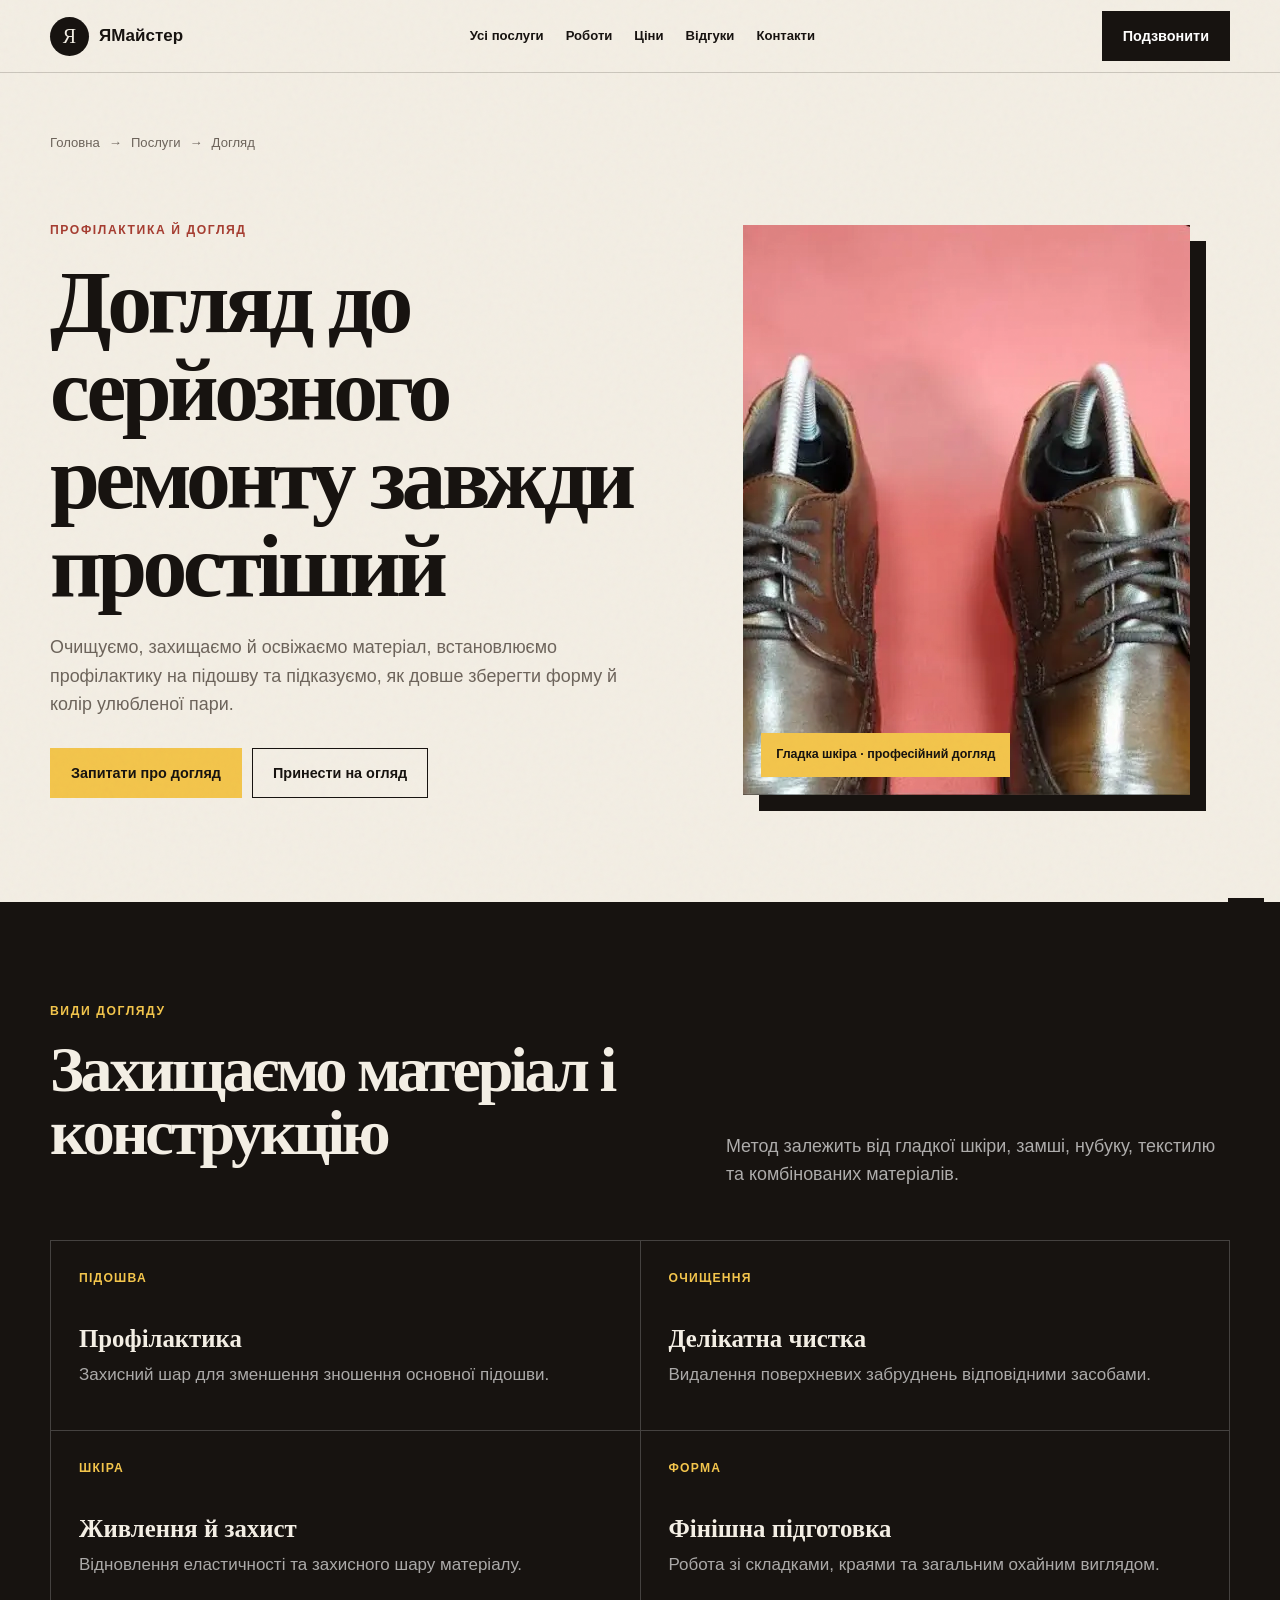
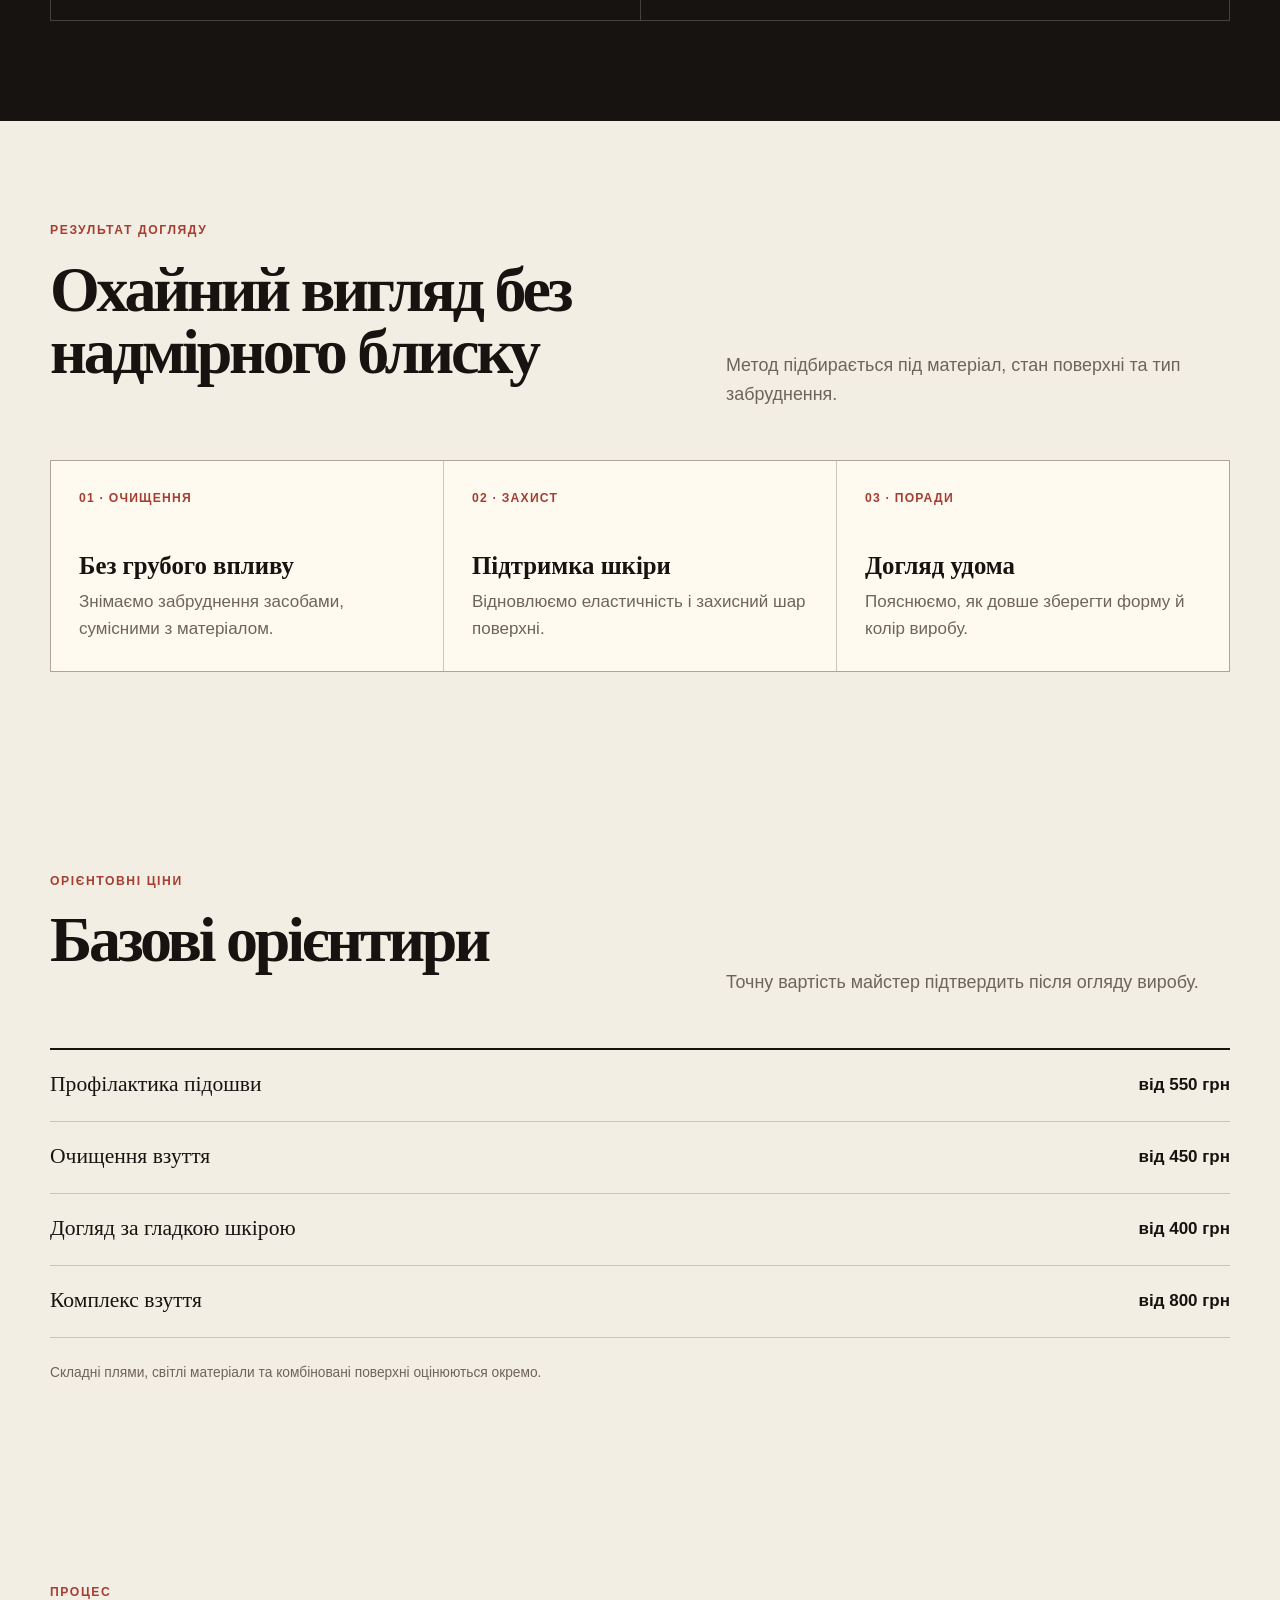
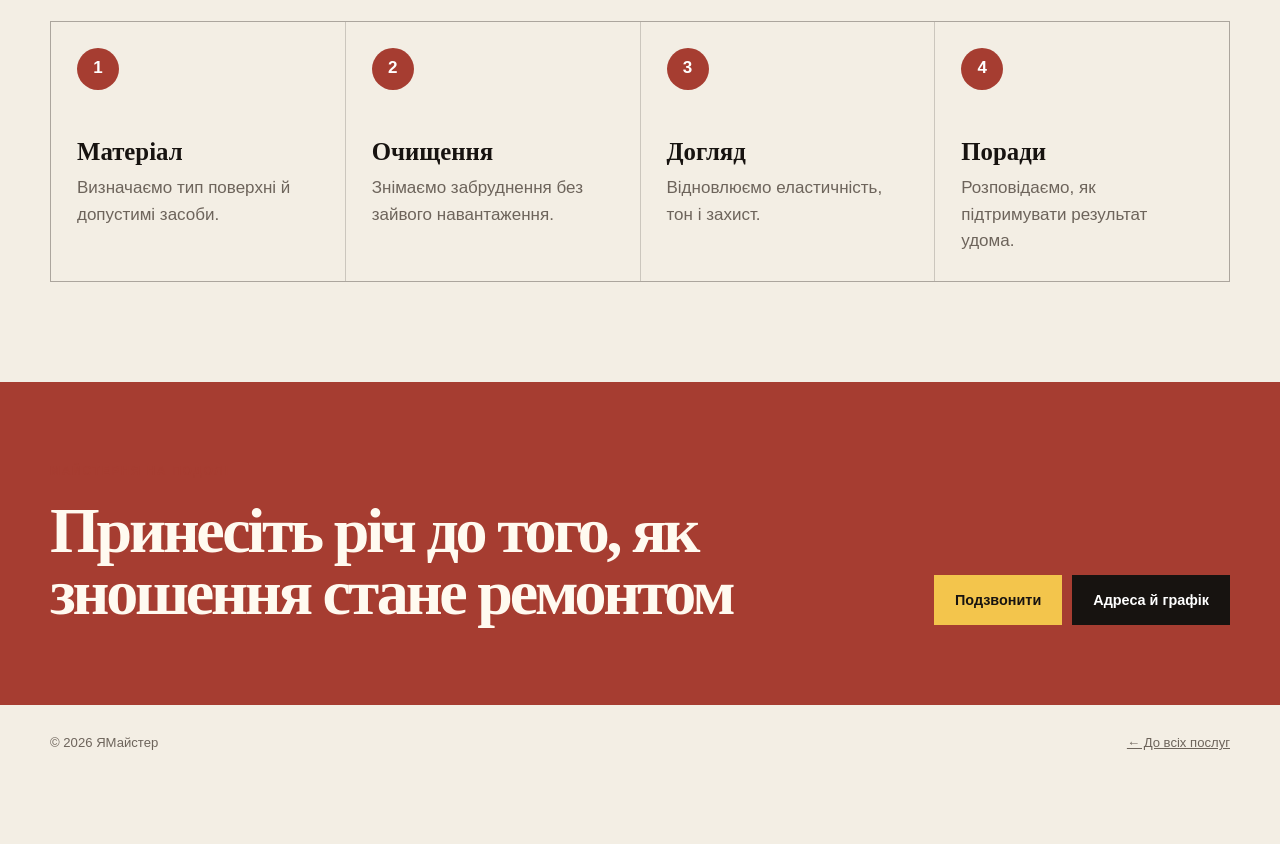
<file: services/doglyad.html>
<!doctype html><html lang="uk"><head><meta charset="utf-8"><meta name="viewport" content="width=device-width,initial-scale=1"><title>Профілактика та догляд — ЯМайстер</title><meta name="description" content="Профілактика підошви, професійне очищення та догляд за шкіряним взуттям і сумками."><link rel="stylesheet" href="../assets/service.css"></head><body><div class="toast" role="status"></div><header class="topbar"><nav class="nav wrap"><a class="brand" href="../index.html"><span class="brand-mark">Я</span>ЯМайстер</a><div class="nav-links"><a href="../index.html#services">Усі послуги</a><a href="../index.html#works">Роботи</a><a href="../index.html#prices">Ціни</a><a href="../index.html#reviews">Відгуки</a><a href="../index.html#contacts">Контакти</a></div><button class="menu-button" aria-expanded="false">Меню</button><a class="btn" data-call href="tel:+380673459480">Подзвонити</a></nav></header><main><section class="service-hero"><div class="wrap"><div class="crumbs"><a href="../index.html">Головна</a><span>→</span><a href="../index.html#services">Послуги</a><span>→</span><span>Догляд</span></div><div class="service-grid"><div><span class="label">Профілактика й догляд</span><h1>Догляд до серйозного ремонту завжди простіший</h1><p class="lead">Очищуємо, захищаємо й освіжаємо матеріал, встановлюємо профілактику на підошву та підказуємо, як довше зберегти форму й колір улюбленої пари.</p><div class="actions"><a class="btn btn-signal" data-call href="tel:+380673459480">Запитати про догляд</a><a class="btn btn-outline" href="../index.html#contacts">Принести на огляд</a></div></div><figure class="hero-photo"><img src="../assets/real-leather-shoes.webp" alt="Класичні шкіряні туфлі після догляду у ЯМайстер"><figcaption class="hero-note">Гладка шкіра · професійний догляд</figcaption></figure></div></div></section><section class="section dark"><div class="wrap"><div class="section-head"><div><span class="label">Види догляду</span><h2>Захищаємо матеріал і конструкцію</h2></div><p class="lead">Метод залежить від гладкої шкіри, замші, нубуку, текстилю та комбінованих матеріалів.</p></div><div class="service-list"><article class="service-item"><span>ПІДОШВА</span><h3>Профілактика</h3><p>Захисний шар для зменшення зношення основної підошви.</p></article><article class="service-item"><span>ОЧИЩЕННЯ</span><h3>Делікатна чистка</h3><p>Видалення поверхневих забруднень відповідними засобами.</p></article><article class="service-item"><span>ШКІРА</span><h3>Живлення й захист</h3><p>Відновлення еластичності та захисного шару матеріалу.</p></article><article class="service-item"><span>ФОРМА</span><h3>Фінішна підготовка</h3><p>Робота зі складками, краями та загальним охайним виглядом.</p></article></div></div></section><section class="section"><div class="wrap"><div class="section-head"><div><span class="label">Результат догляду</span><h2>Охайний вигляд без надмірного блиску</h2></div><p class="lead">Метод підбирається під матеріал, стан поверхні та тип забруднення.</p></div><div class="result-grid"><article class="result-card"><span>01 · ОЧИЩЕННЯ</span><h3>Без грубого впливу</h3><p>Знімаємо забруднення засобами, сумісними з матеріалом.</p></article><article class="result-card"><span>02 · ЗАХИСТ</span><h3>Підтримка шкіри</h3><p>Відновлюємо еластичність і захисний шар поверхні.</p></article><article class="result-card"><span>03 · ПОРАДИ</span><h3>Догляд удома</h3><p>Пояснюємо, як довше зберегти форму й колір виробу.</p></article></div></div></section><section class="section"><div class="wrap"><div class="section-head"><div><span class="label">Орієнтовні ціни</span><h2>Базові орієнтири</h2></div><p class="lead">Точну вартість майстер підтвердить після огляду виробу.</p></div><div class="price-list"><div class="price-row"><strong>Профілактика підошви</strong><span>від 550 грн</span></div><div class="price-row"><strong>Очищення взуття</strong><span>від 450 грн</span></div><div class="price-row"><strong>Догляд за гладкою шкірою</strong><span>від 400 грн</span></div><div class="price-row"><strong>Комплекс взуття</strong><span>від 800 грн</span></div></div><p class="note">Складні плями, світлі матеріали та комбіновані поверхні оцінюються окремо.</p></div></section><section class="section"><div class="wrap"><span class="label">Процес</span><div class="steps"><article class="step"><b>1</b><h3>Матеріал</h3><p>Визначаємо тип поверхні й допустимі засоби.</p></article><article class="step"><b>2</b><h3>Очищення</h3><p>Знімаємо забруднення без зайвого навантаження.</p></article><article class="step"><b>3</b><h3>Догляд</h3><p>Відновлюємо еластичність, тон і захист.</p></article><article class="step"><b>4</b><h3>Поради</h3><p>Розповідаємо, як підтримувати результат удома.</p></article></div></div></section><section class="cta"><div class="wrap cta-grid"><div><span class="label">Майстерня на Подолі</span><h2>Принесіть річ до того, як зношення стане ремонтом</h2></div><div class="actions"><a class="btn btn-signal" data-call href="tel:+380673459480">Подзвонити</a><a class="btn" href="../index.html#contacts">Адреса й графік</a></div></div></section></main><footer class="footer"><div class="wrap footer-inner"><span>© <span id="year"></span> ЯМайстер</span><a href="../index.html#services">← До всіх послуг</a></div></footer><script src="../assets/service.js"></script></body></html>
</file>
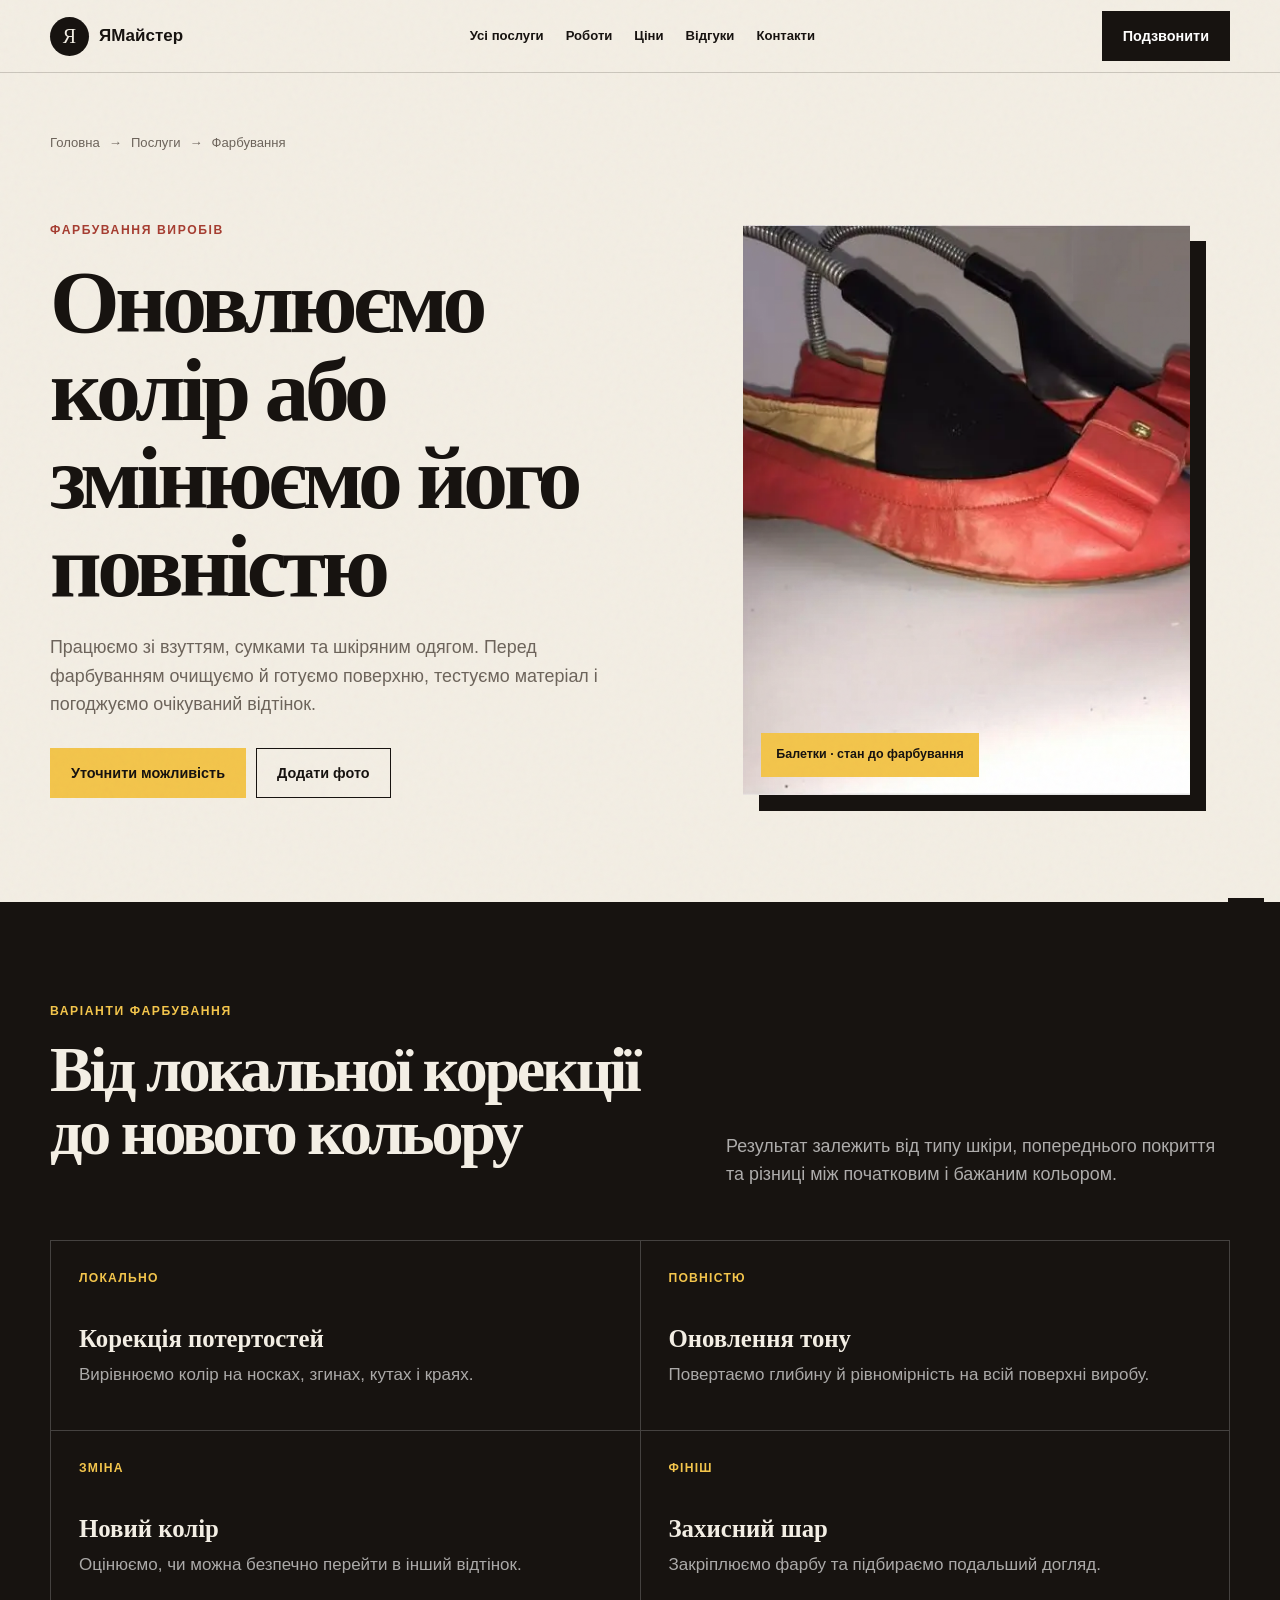
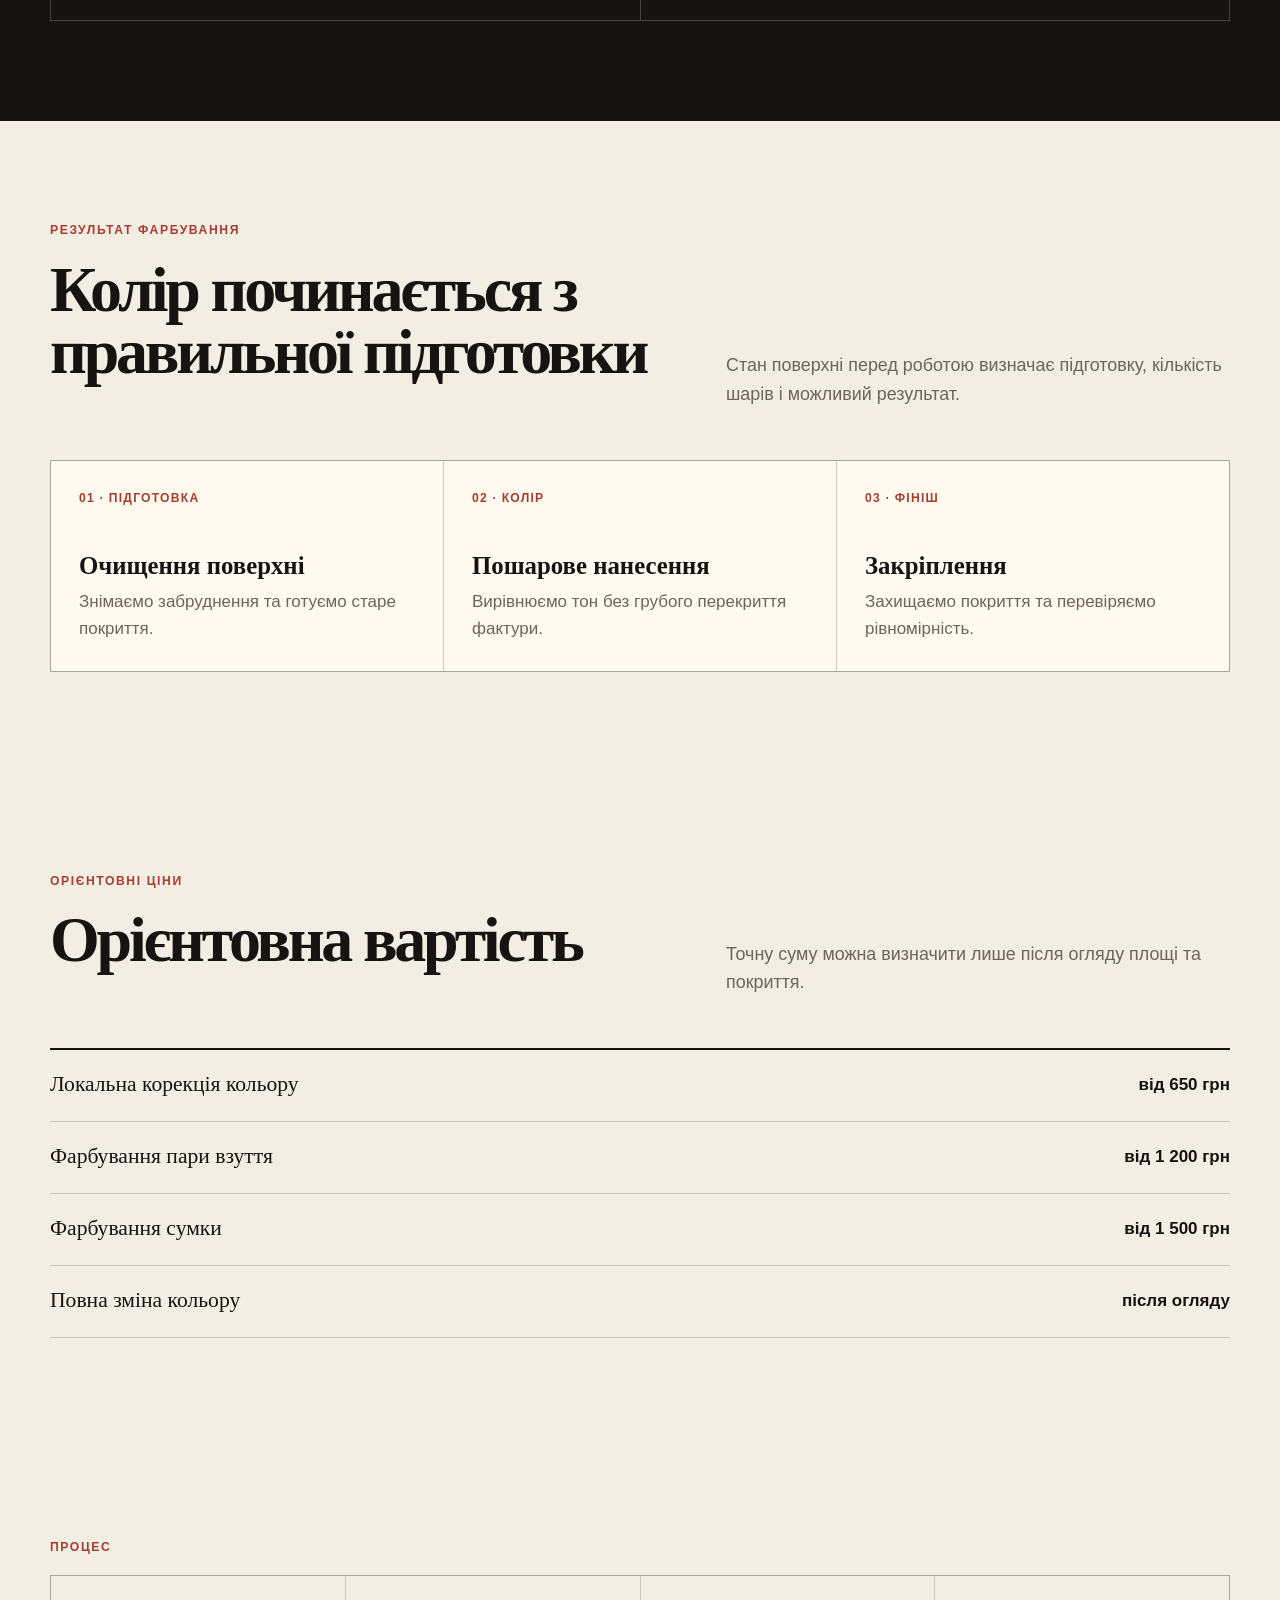
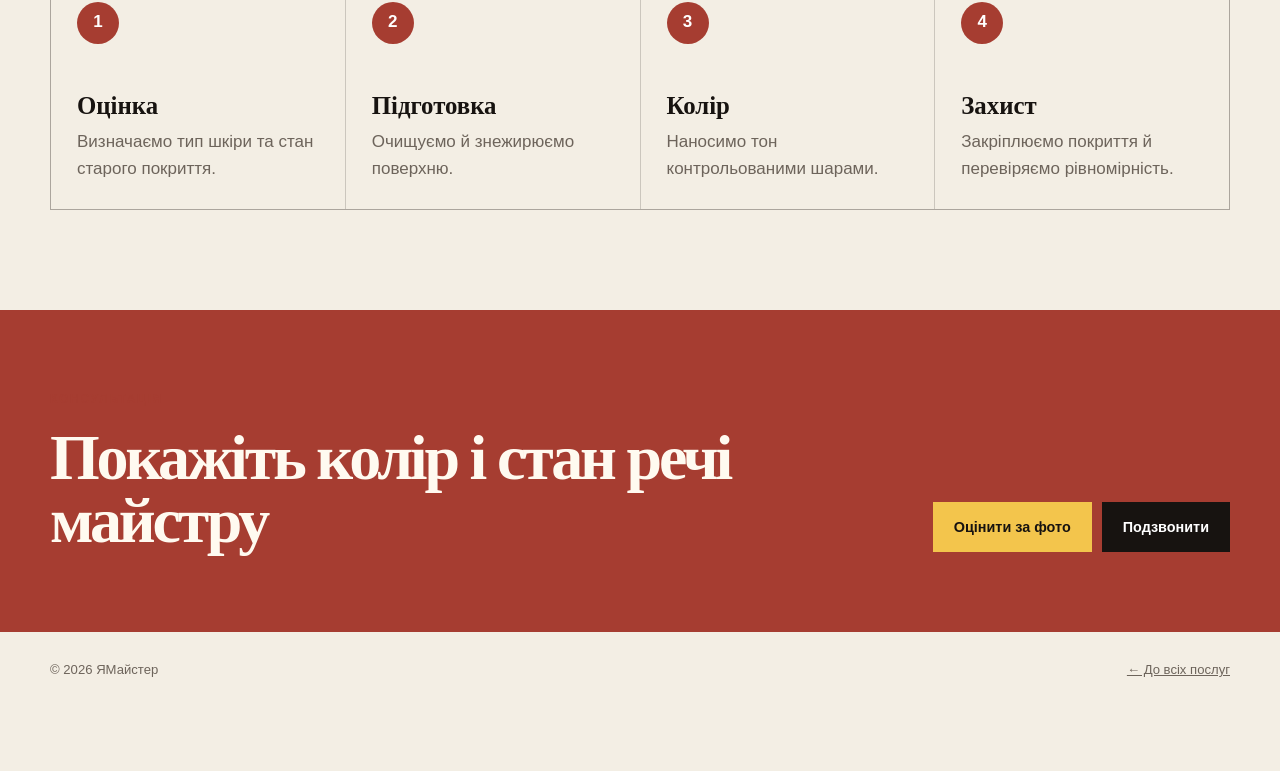
<file: services/farbuvannya.html>
<!doctype html><html lang="uk"><head><meta charset="utf-8"><meta name="viewport" content="width=device-width,initial-scale=1"><title>Фарбування шкіряних виробів — ЯМайстер</title><meta name="description" content="Оновлення та зміна кольору взуття, сумок і шкіряного одягу."><link rel="stylesheet" href="../assets/service.css"></head><body><div class="toast" role="status"></div><header class="topbar"><nav class="nav wrap"><a class="brand" href="../index.html"><span class="brand-mark">Я</span>ЯМайстер</a><div class="nav-links"><a href="../index.html#services">Усі послуги</a><a href="../index.html#works">Роботи</a><a href="../index.html#prices">Ціни</a><a href="../index.html#reviews">Відгуки</a><a href="../index.html#contacts">Контакти</a></div><button class="menu-button" aria-expanded="false">Меню</button><a class="btn" data-call href="tel:+380673459480">Подзвонити</a></nav></header><main><section class="service-hero"><div class="wrap"><div class="crumbs"><a href="../index.html">Головна</a><span>→</span><a href="../index.html#services">Послуги</a><span>→</span><span>Фарбування</span></div><div class="service-grid"><div><span class="label">Фарбування виробів</span><h1>Оновлюємо колір або змінюємо його повністю</h1><p class="lead">Працюємо зі взуттям, сумками та шкіряним одягом. Перед фарбуванням очищуємо й готуємо поверхню, тестуємо матеріал і погоджуємо очікуваний відтінок.</p><div class="actions"><a class="btn btn-signal" data-call href="tel:+380673459480">Уточнити можливість</a><a class="btn btn-outline" href="../index.html#photo-estimate">Додати фото</a></div></div><figure class="hero-photo"><img src="../assets/real-ballet-flats-before.webp" alt="Балетки до професійного фарбування у ЯМайстер"><figcaption class="hero-note">Балетки · стан до фарбування</figcaption></figure></div></div></section><section class="section dark"><div class="wrap"><div class="section-head"><div><span class="label">Варіанти фарбування</span><h2>Від локальної корекції до нового кольору</h2></div><p class="lead">Результат залежить від типу шкіри, попереднього покриття та різниці між початковим і бажаним кольором.</p></div><div class="service-list"><article class="service-item"><span>ЛОКАЛЬНО</span><h3>Корекція потертостей</h3><p>Вирівнюємо колір на носках, згинах, кутах і краях.</p></article><article class="service-item"><span>ПОВНІСТЮ</span><h3>Оновлення тону</h3><p>Повертаємо глибину й рівномірність на всій поверхні виробу.</p></article><article class="service-item"><span>ЗМІНА</span><h3>Новий колір</h3><p>Оцінюємо, чи можна безпечно перейти в інший відтінок.</p></article><article class="service-item"><span>ФІНІШ</span><h3>Захисний шар</h3><p>Закріплюємо фарбу та підбираємо подальший догляд.</p></article></div></div></section><section class="section"><div class="wrap"><div class="section-head"><div><span class="label">Результат фарбування</span><h2>Колір починається з правильної підготовки</h2></div><p class="lead">Стан поверхні перед роботою визначає підготовку, кількість шарів і можливий результат.</p></div><div class="result-grid"><article class="result-card"><span>01 · ПІДГОТОВКА</span><h3>Очищення поверхні</h3><p>Знімаємо забруднення та готуємо старе покриття.</p></article><article class="result-card"><span>02 · КОЛІР</span><h3>Пошарове нанесення</h3><p>Вирівнюємо тон без грубого перекриття фактури.</p></article><article class="result-card"><span>03 · ФІНІШ</span><h3>Закріплення</h3><p>Захищаємо покриття та перевіряємо рівномірність.</p></article></div></div></section><section class="section"><div class="wrap"><div class="section-head"><div><span class="label">Орієнтовні ціни</span><h2>Орієнтовна вартість</h2></div><p class="lead">Точну суму можна визначити лише після огляду площі та покриття.</p></div><div class="price-list"><div class="price-row"><strong>Локальна корекція кольору</strong><span>від 650 грн</span></div><div class="price-row"><strong>Фарбування пари взуття</strong><span>від 1 200 грн</span></div><div class="price-row"><strong>Фарбування сумки</strong><span>від 1 500 грн</span></div><div class="price-row"><strong>Повна зміна кольору</strong><span>після огляду</span></div></div></div></section><section class="section"><div class="wrap"><span class="label">Процес</span><div class="steps"><article class="step"><b>1</b><h3>Оцінка</h3><p>Визначаємо тип шкіри та стан старого покриття.</p></article><article class="step"><b>2</b><h3>Підготовка</h3><p>Очищуємо й знежирюємо поверхню.</p></article><article class="step"><b>3</b><h3>Колір</h3><p>Наносимо тон контрольованими шарами.</p></article><article class="step"><b>4</b><h3>Захист</h3><p>Закріплюємо покриття й перевіряємо рівномірність.</p></article></div></div></section><section class="cta"><div class="wrap cta-grid"><div><span class="label">Консультація</span><h2>Покажіть колір і стан речі майстру</h2></div><div class="actions"><a class="btn btn-signal" href="../index.html#photo-estimate">Оцінити за фото</a><a class="btn" data-call href="tel:+380673459480">Подзвонити</a></div></div></section></main><footer class="footer"><div class="wrap footer-inner"><span>© <span id="year"></span> ЯМайстер</span><a href="../index.html#services">← До всіх послуг</a></div></footer><script src="../assets/service.js"></script></body></html>
</file>
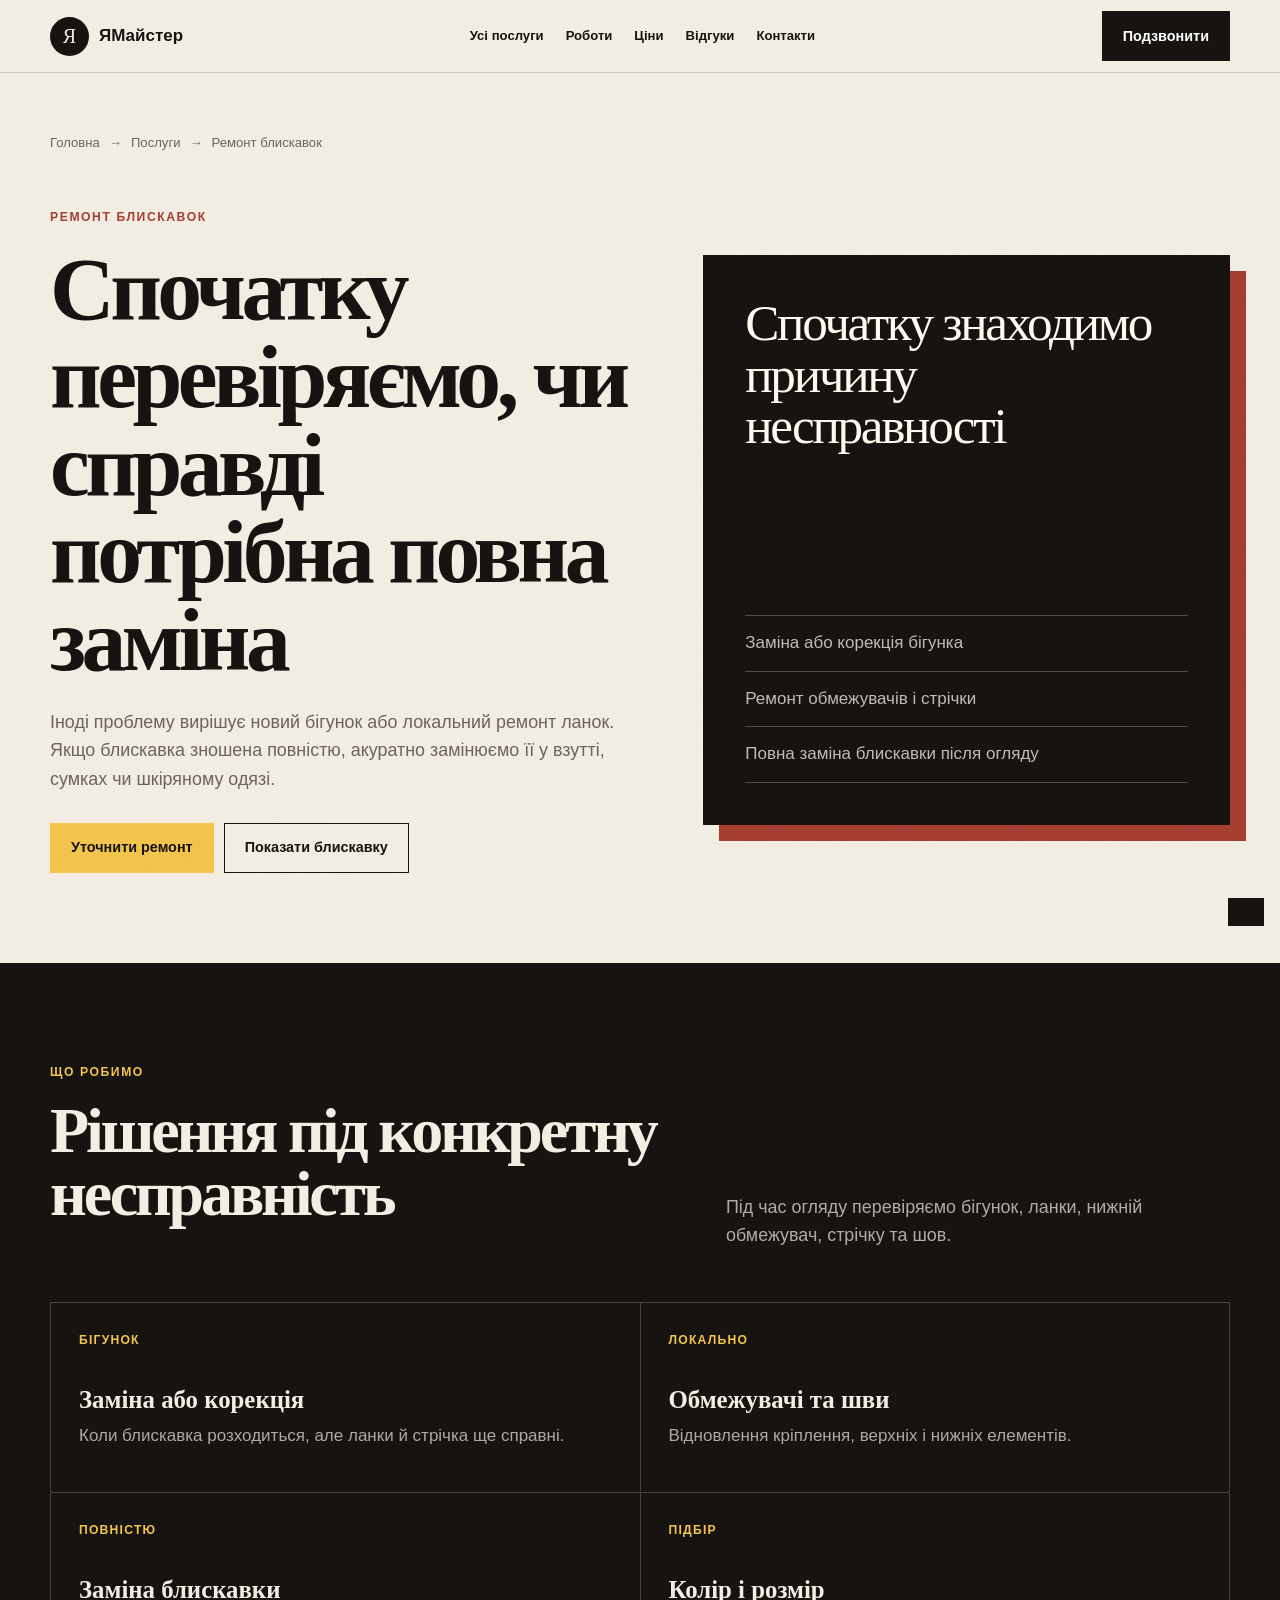
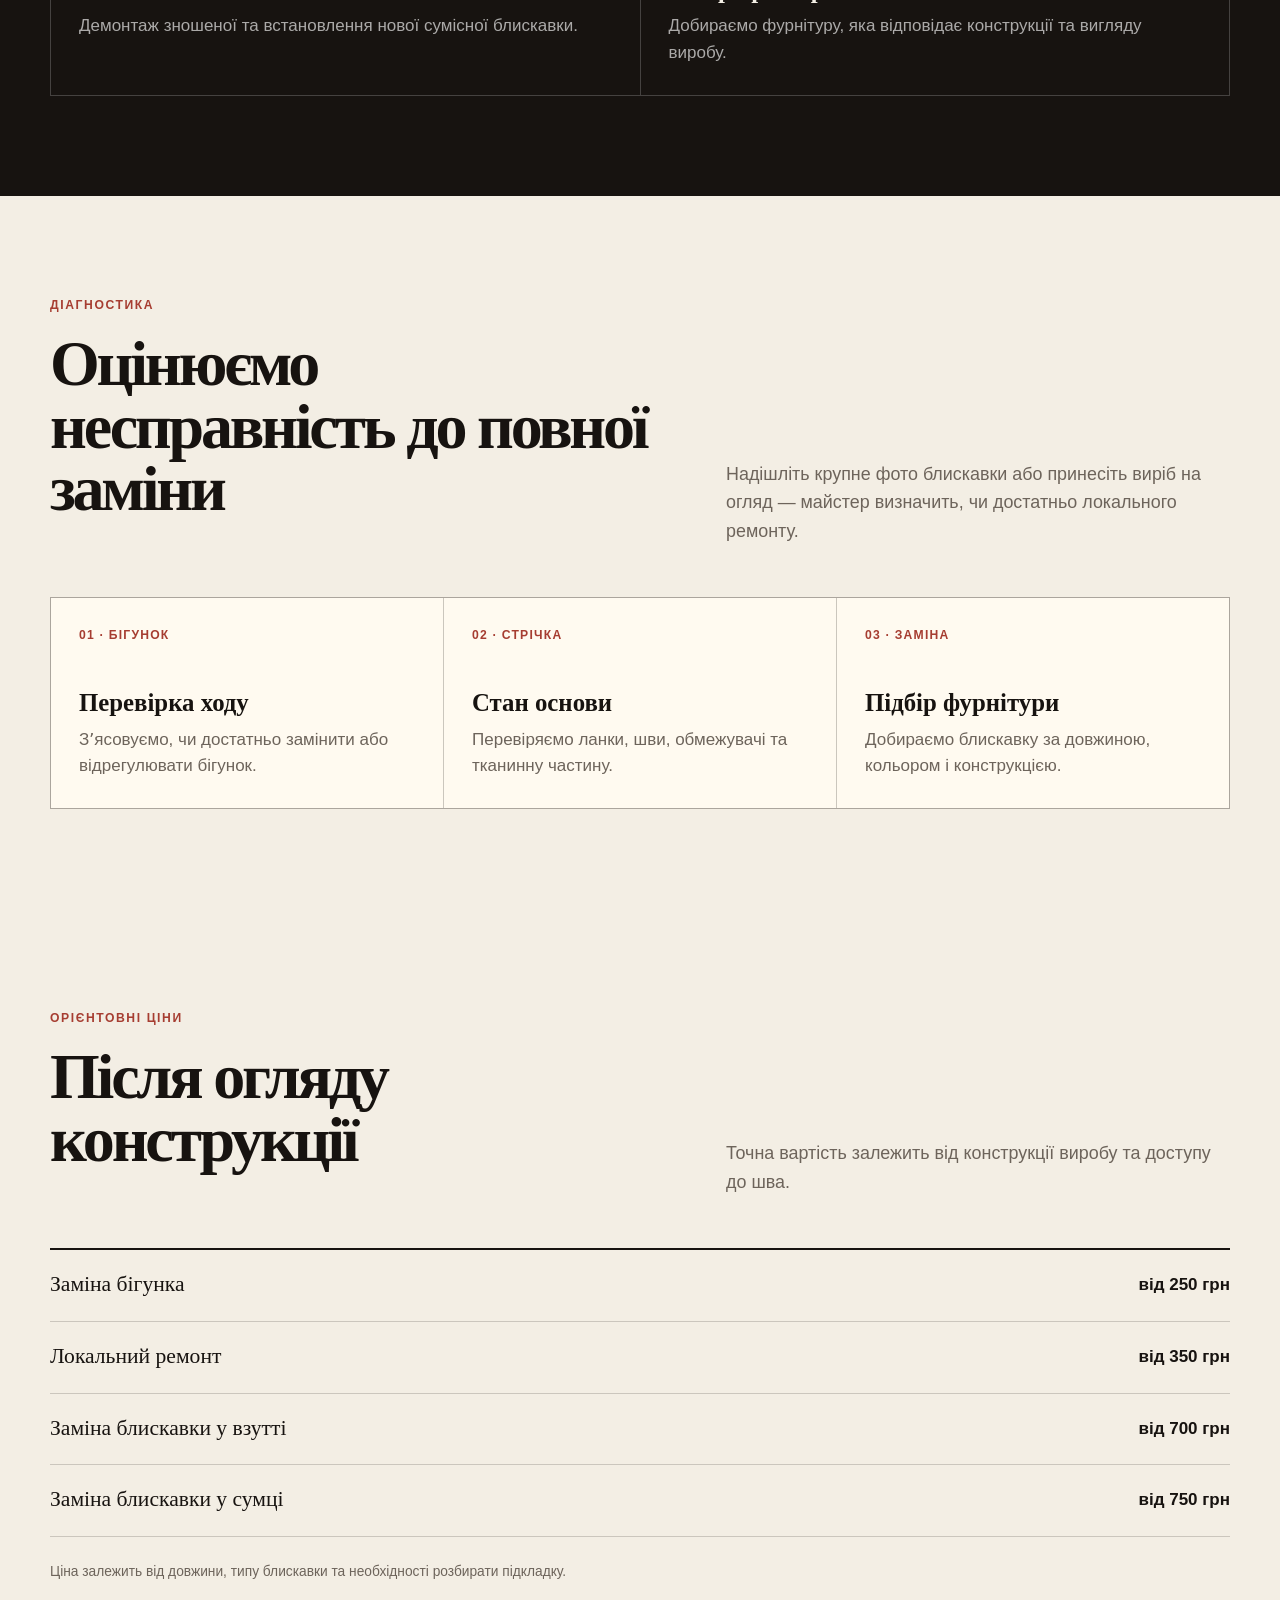
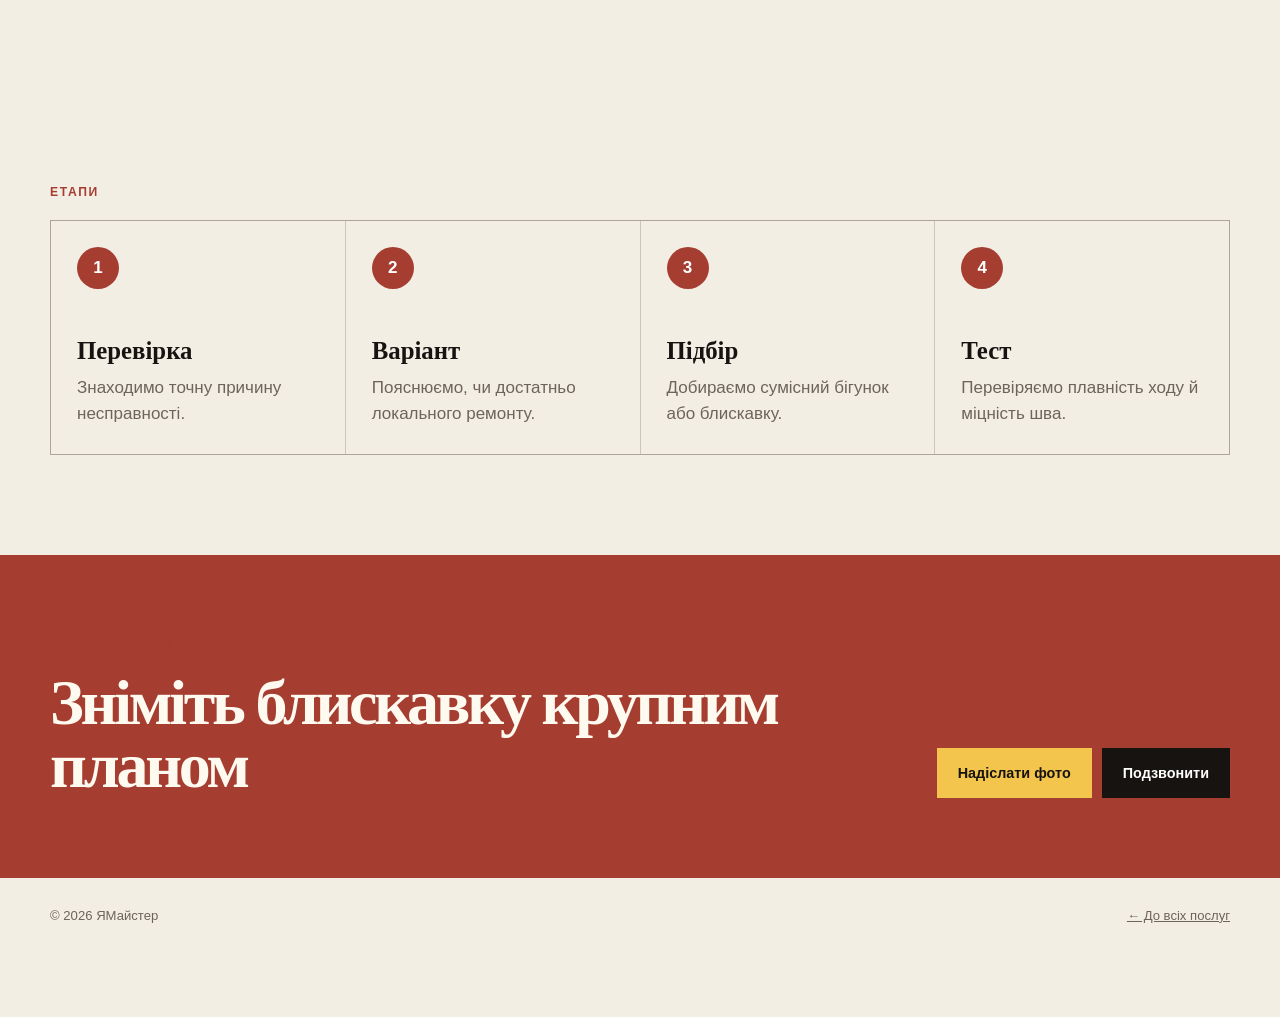
<file: services/remont-blyskavok.html>
<!doctype html><html lang="uk"><head><meta charset="utf-8"><meta name="viewport" content="width=device-width,initial-scale=1"><title>Ремонт блискавок — ЯМайстер</title><meta name="description" content="Заміна бігунків, ремонт і повна заміна блискавок у взутті, сумках та шкіряному одязі."><link rel="stylesheet" href="../assets/service.css"></head><body><div class="toast" role="status"></div><header class="topbar"><nav class="nav wrap"><a class="brand" href="../index.html"><span class="brand-mark">Я</span>ЯМайстер</a><div class="nav-links"><a href="../index.html#services">Усі послуги</a><a href="../index.html#works">Роботи</a><a href="../index.html#prices">Ціни</a><a href="../index.html#reviews">Відгуки</a><a href="../index.html#contacts">Контакти</a></div><button class="menu-button" aria-expanded="false">Меню</button><a class="btn" data-call href="tel:+380673459480">Подзвонити</a></nav></header><main><section class="service-hero"><div class="wrap"><div class="crumbs"><a href="../index.html">Головна</a><span>→</span><a href="../index.html#services">Послуги</a><span>→</span><span>Ремонт блискавок</span></div><div class="service-grid"><div><span class="label">Ремонт блискавок</span><h1>Спочатку перевіряємо, чи справді потрібна повна заміна</h1><p class="lead">Іноді проблему вирішує новий бігунок або локальний ремонт ланок. Якщо блискавка зношена повністю, акуратно замінюємо її у взутті, сумках чи шкіряному одязі.</p><div class="actions"><a class="btn btn-signal" data-call href="tel:+380673459480">Уточнити ремонт</a><a class="btn btn-outline" href="../index.html#photo-estimate">Показати блискавку</a></div></div><aside class="service-proof"><strong>Спочатку знаходимо причину несправності</strong><ul><li>Заміна або корекція бігунка</li><li>Ремонт обмежувачів і стрічки</li><li>Повна заміна блискавки після огляду</li></ul></aside></div></div></section><section class="section dark"><div class="wrap"><div class="section-head"><div><span class="label">Що робимо</span><h2>Рішення під конкретну несправність</h2></div><p class="lead">Під час огляду перевіряємо бігунок, ланки, нижній обмежувач, стрічку та шов.</p></div><div class="service-list"><article class="service-item"><span>БІГУНОК</span><h3>Заміна або корекція</h3><p>Коли блискавка розходиться, але ланки й стрічка ще справні.</p></article><article class="service-item"><span>ЛОКАЛЬНО</span><h3>Обмежувачі та шви</h3><p>Відновлення кріплення, верхніх і нижніх елементів.</p></article><article class="service-item"><span>ПОВНІСТЮ</span><h3>Заміна блискавки</h3><p>Демонтаж зношеної та встановлення нової сумісної блискавки.</p></article><article class="service-item"><span>ПІДБІР</span><h3>Колір і розмір</h3><p>Добираємо фурнітуру, яка відповідає конструкції та вигляду виробу.</p></article></div></div></section><section class="section"><div class="wrap"><div class="section-head"><div><span class="label">Діагностика</span><h2>Оцінюємо несправність до повної заміни</h2></div><p class="lead">Надішліть крупне фото блискавки або принесіть виріб на огляд — майстер визначить, чи достатньо локального ремонту.</p></div><div class="result-grid"><article class="result-card"><span>01 · БІГУНОК</span><h3>Перевірка ходу</h3><p>Зʼясовуємо, чи достатньо замінити або відрегулювати бігунок.</p></article><article class="result-card"><span>02 · СТРІЧКА</span><h3>Стан основи</h3><p>Перевіряємо ланки, шви, обмежувачі та тканинну частину.</p></article><article class="result-card"><span>03 · ЗАМІНА</span><h3>Підбір фурнітури</h3><p>Добираємо блискавку за довжиною, кольором і конструкцією.</p></article></div></div></section><section class="section"><div class="wrap"><div class="section-head"><div><span class="label">Орієнтовні ціни</span><h2>Після огляду конструкції</h2></div><p class="lead">Точна вартість залежить від конструкції виробу та доступу до шва.</p></div><div class="price-list"><div class="price-row"><strong>Заміна бігунка</strong><span>від 250 грн</span></div><div class="price-row"><strong>Локальний ремонт</strong><span>від 350 грн</span></div><div class="price-row"><strong>Заміна блискавки у взутті</strong><span>від 700 грн</span></div><div class="price-row"><strong>Заміна блискавки у сумці</strong><span>від 750 грн</span></div></div><p class="note">Ціна залежить від довжини, типу блискавки та необхідності розбирати підкладку.</p></div></section><section class="section"><div class="wrap"><span class="label">Етапи</span><div class="steps"><article class="step"><b>1</b><h3>Перевірка</h3><p>Знаходимо точну причину несправності.</p></article><article class="step"><b>2</b><h3>Варіант</h3><p>Пояснюємо, чи достатньо локального ремонту.</p></article><article class="step"><b>3</b><h3>Підбір</h3><p>Добираємо сумісний бігунок або блискавку.</p></article><article class="step"><b>4</b><h3>Тест</h3><p>Перевіряємо плавність ходу й міцність шва.</p></article></div></div></section><section class="cta"><div class="wrap cta-grid"><div><span class="label">Швидка оцінка</span><h2>Зніміть блискавку крупним планом</h2></div><div class="actions"><a class="btn btn-signal" href="../index.html#photo-estimate">Надіслати фото</a><a class="btn" data-call href="tel:+380673459480">Подзвонити</a></div></div></section></main><footer class="footer"><div class="wrap footer-inner"><span>© <span id="year"></span> ЯМайстер</span><a href="../index.html#services">← До всіх послуг</a></div></footer><script src="../assets/service.js"></script></body></html>
</file>
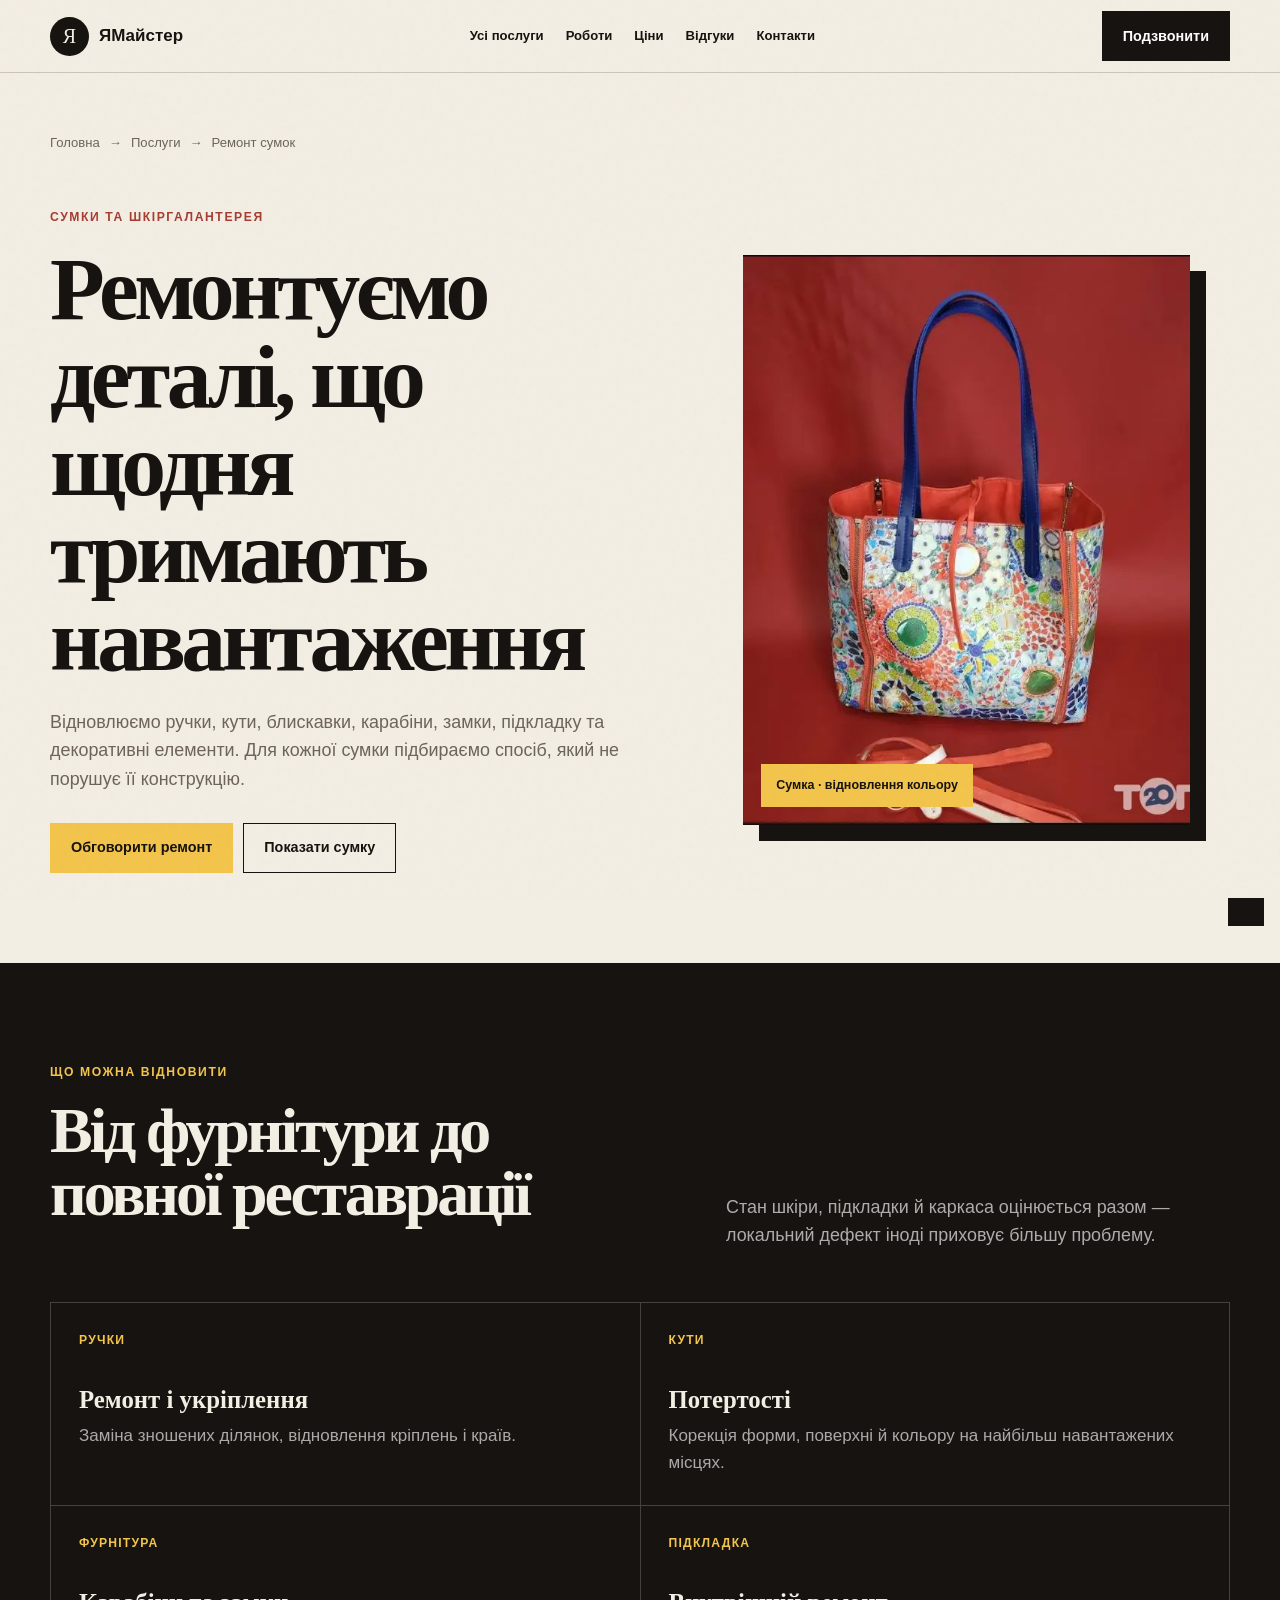
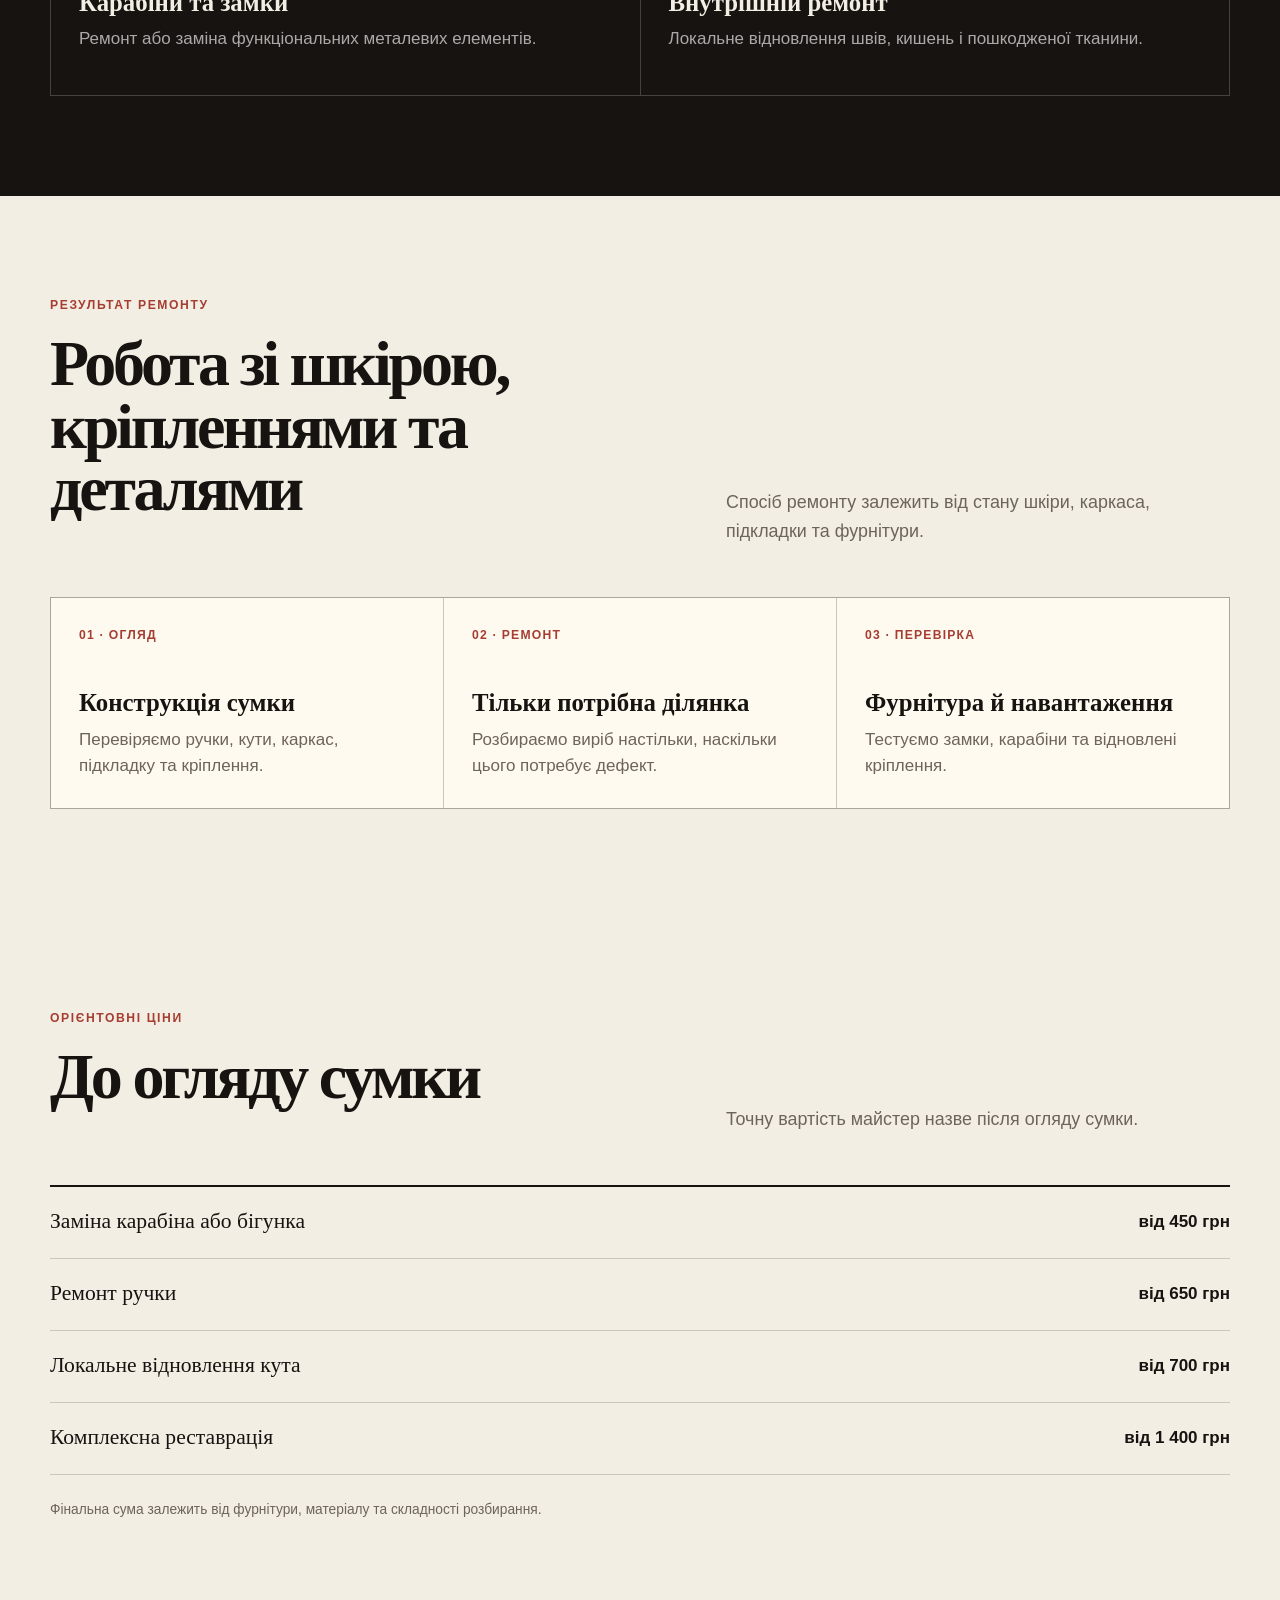
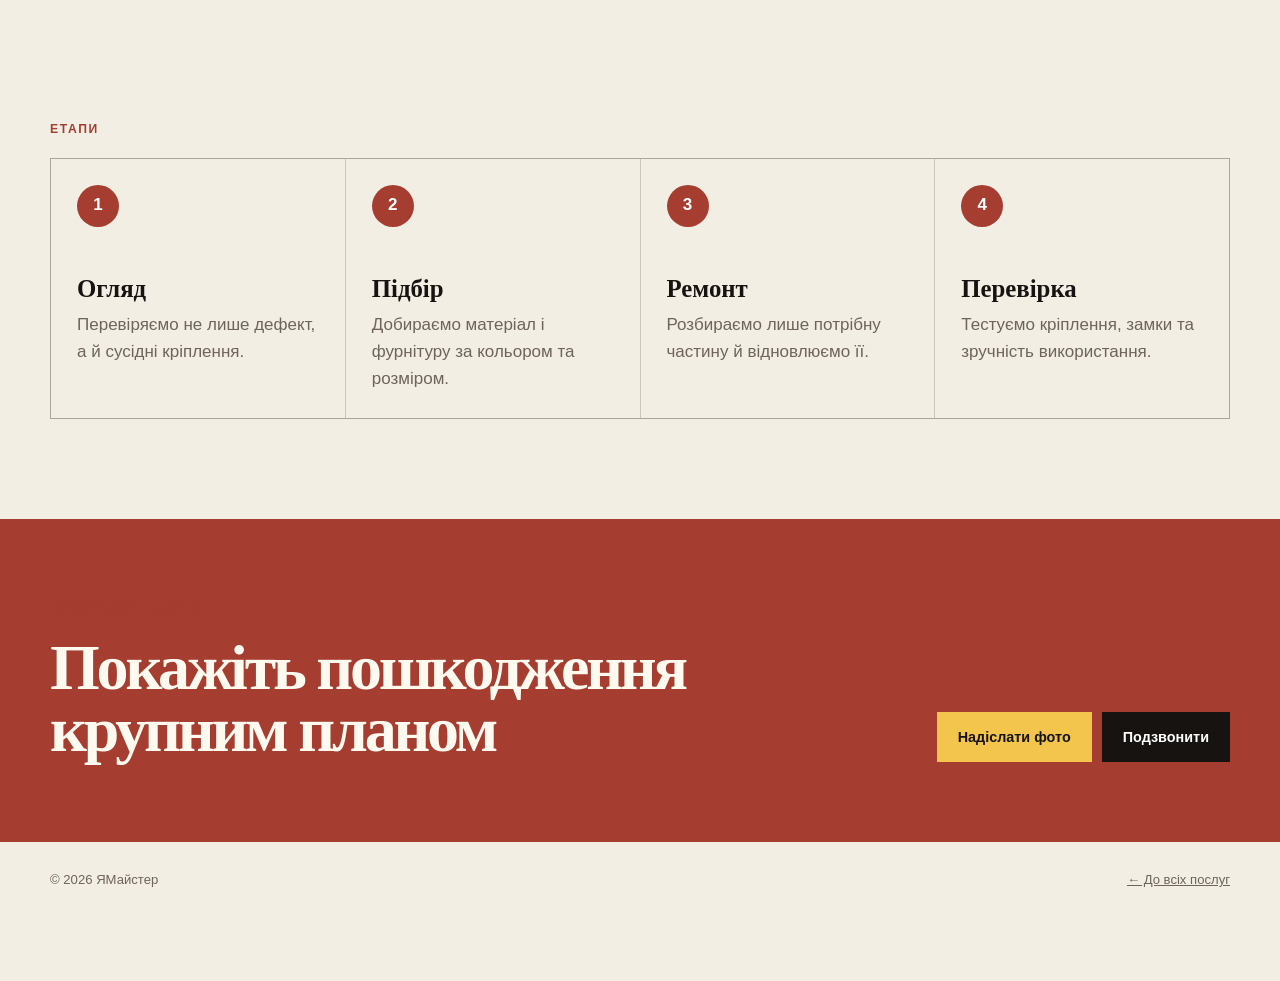
<file: services/remont-sumok.html>
<!doctype html><html lang="uk"><head><meta charset="utf-8"><meta name="viewport" content="width=device-width,initial-scale=1"><title>Ремонт сумок — ЯМайстер</title><meta name="description" content="Ремонт ручок, кутів, блискавок, замків і фурнітури шкіряних сумок у Києві."><link rel="stylesheet" href="../assets/service.css"></head><body><div class="toast" role="status"></div><header class="topbar"><nav class="nav wrap"><a class="brand" href="../index.html"><span class="brand-mark">Я</span>ЯМайстер</a><div class="nav-links"><a href="../index.html#services">Усі послуги</a><a href="../index.html#works">Роботи</a><a href="../index.html#prices">Ціни</a><a href="../index.html#reviews">Відгуки</a><a href="../index.html#contacts">Контакти</a></div><button class="menu-button" aria-expanded="false">Меню</button><a class="btn" data-call href="tel:+380673459480">Подзвонити</a></nav></header><main><section class="service-hero"><div class="wrap"><div class="crumbs"><a href="../index.html">Головна</a><span>→</span><a href="../index.html#services">Послуги</a><span>→</span><span>Ремонт сумок</span></div><div class="service-grid"><div><span class="label">Сумки та шкіргалантерея</span><h1>Ремонтуємо деталі, що щодня тримають навантаження</h1><p class="lead">Відновлюємо ручки, кути, блискавки, карабіни, замки, підкладку та декоративні елементи. Для кожної сумки підбираємо спосіб, який не порушує її конструкцію.</p><div class="actions"><a class="btn btn-signal" data-call href="tel:+380673459480">Обговорити ремонт</a><a class="btn btn-outline" href="../index.html#photo-estimate">Показати сумку</a></div></div><figure class="hero-photo"><img src="../assets/real-bag-restoration.webp" alt="Шкіряна сумка після реставрації у ЯМайстер"><figcaption class="hero-note">Сумка · відновлення кольору</figcaption></figure></div></div></section><section class="section dark"><div class="wrap"><div class="section-head"><div><span class="label">Що можна відновити</span><h2>Від фурнітури до повної реставрації</h2></div><p class="lead">Стан шкіри, підкладки й каркаса оцінюється разом — локальний дефект іноді приховує більшу проблему.</p></div><div class="service-list"><article class="service-item"><span>РУЧКИ</span><h3>Ремонт і укріплення</h3><p>Заміна зношених ділянок, відновлення кріплень і країв.</p></article><article class="service-item"><span>КУТИ</span><h3>Потертості</h3><p>Корекція форми, поверхні й кольору на найбільш навантажених місцях.</p></article><article class="service-item"><span>ФУРНІТУРА</span><h3>Карабіни та замки</h3><p>Ремонт або заміна функціональних металевих елементів.</p></article><article class="service-item"><span>ПІДКЛАДКА</span><h3>Внутрішній ремонт</h3><p>Локальне відновлення швів, кишень і пошкодженої тканини.</p></article></div></div></section><section class="section"><div class="wrap"><div class="section-head"><div><span class="label">Результат ремонту</span><h2>Робота зі шкірою, кріпленнями та деталями</h2></div><p class="lead">Спосіб ремонту залежить від стану шкіри, каркаса, підкладки та фурнітури.</p></div><div class="result-grid"><article class="result-card"><span>01 · ОГЛЯД</span><h3>Конструкція сумки</h3><p>Перевіряємо ручки, кути, каркас, підкладку та кріплення.</p></article><article class="result-card"><span>02 · РЕМОНТ</span><h3>Тільки потрібна ділянка</h3><p>Розбираємо виріб настільки, наскільки цього потребує дефект.</p></article><article class="result-card"><span>03 · ПЕРЕВІРКА</span><h3>Фурнітура й навантаження</h3><p>Тестуємо замки, карабіни та відновлені кріплення.</p></article></div></div></section><section class="section"><div class="wrap"><div class="section-head"><div><span class="label">Орієнтовні ціни</span><h2>До огляду сумки</h2></div><p class="lead">Точну вартість майстер назве після огляду сумки.</p></div><div class="price-list"><div class="price-row"><strong>Заміна карабіна або бігунка</strong><span>від 450 грн</span></div><div class="price-row"><strong>Ремонт ручки</strong><span>від 650 грн</span></div><div class="price-row"><strong>Локальне відновлення кута</strong><span>від 700 грн</span></div><div class="price-row"><strong>Комплексна реставрація</strong><span>від 1 400 грн</span></div></div><p class="note">Фінальна сума залежить від фурнітури, матеріалу та складності розбирання.</p></div></section><section class="section"><div class="wrap"><span class="label">Етапи</span><div class="steps"><article class="step"><b>1</b><h3>Огляд</h3><p>Перевіряємо не лише дефект, а й сусідні кріплення.</p></article><article class="step"><b>2</b><h3>Підбір</h3><p>Добираємо матеріал і фурнітуру за кольором та розміром.</p></article><article class="step"><b>3</b><h3>Ремонт</h3><p>Розбираємо лише потрібну частину й відновлюємо її.</p></article><article class="step"><b>4</b><h3>Перевірка</h3><p>Тестуємо кріплення, замки та зручність використання.</p></article></div></div></section><section class="cta"><div class="wrap cta-grid"><div><span class="label">Попередня оцінка</span><h2>Покажіть пошкодження крупним планом</h2></div><div class="actions"><a class="btn btn-signal" href="../index.html#photo-estimate">Надіслати фото</a><a class="btn" data-call href="tel:+380673459480">Подзвонити</a></div></div></section></main><footer class="footer"><div class="wrap footer-inner"><span>© <span id="year"></span> ЯМайстер</span><a href="../index.html#services">← До всіх послуг</a></div></footer><script src="../assets/service.js"></script></body></html>
</file>
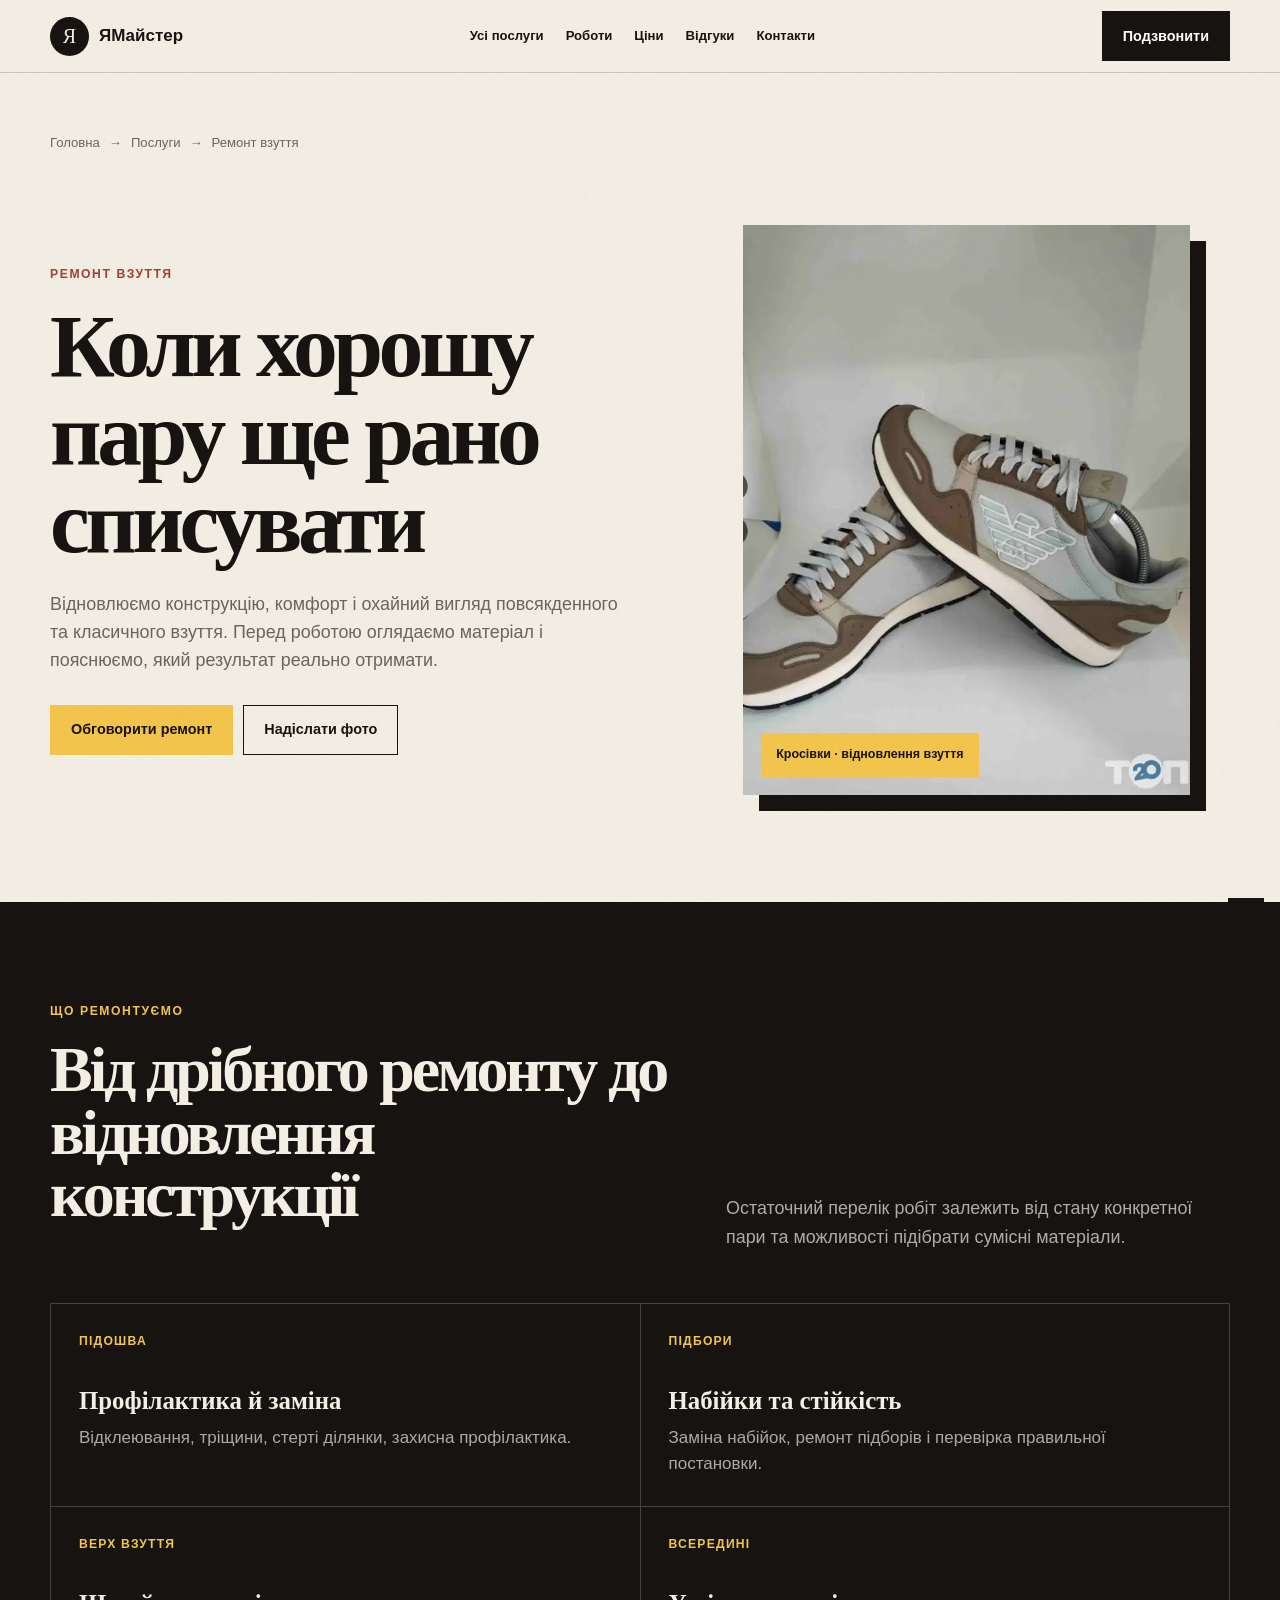
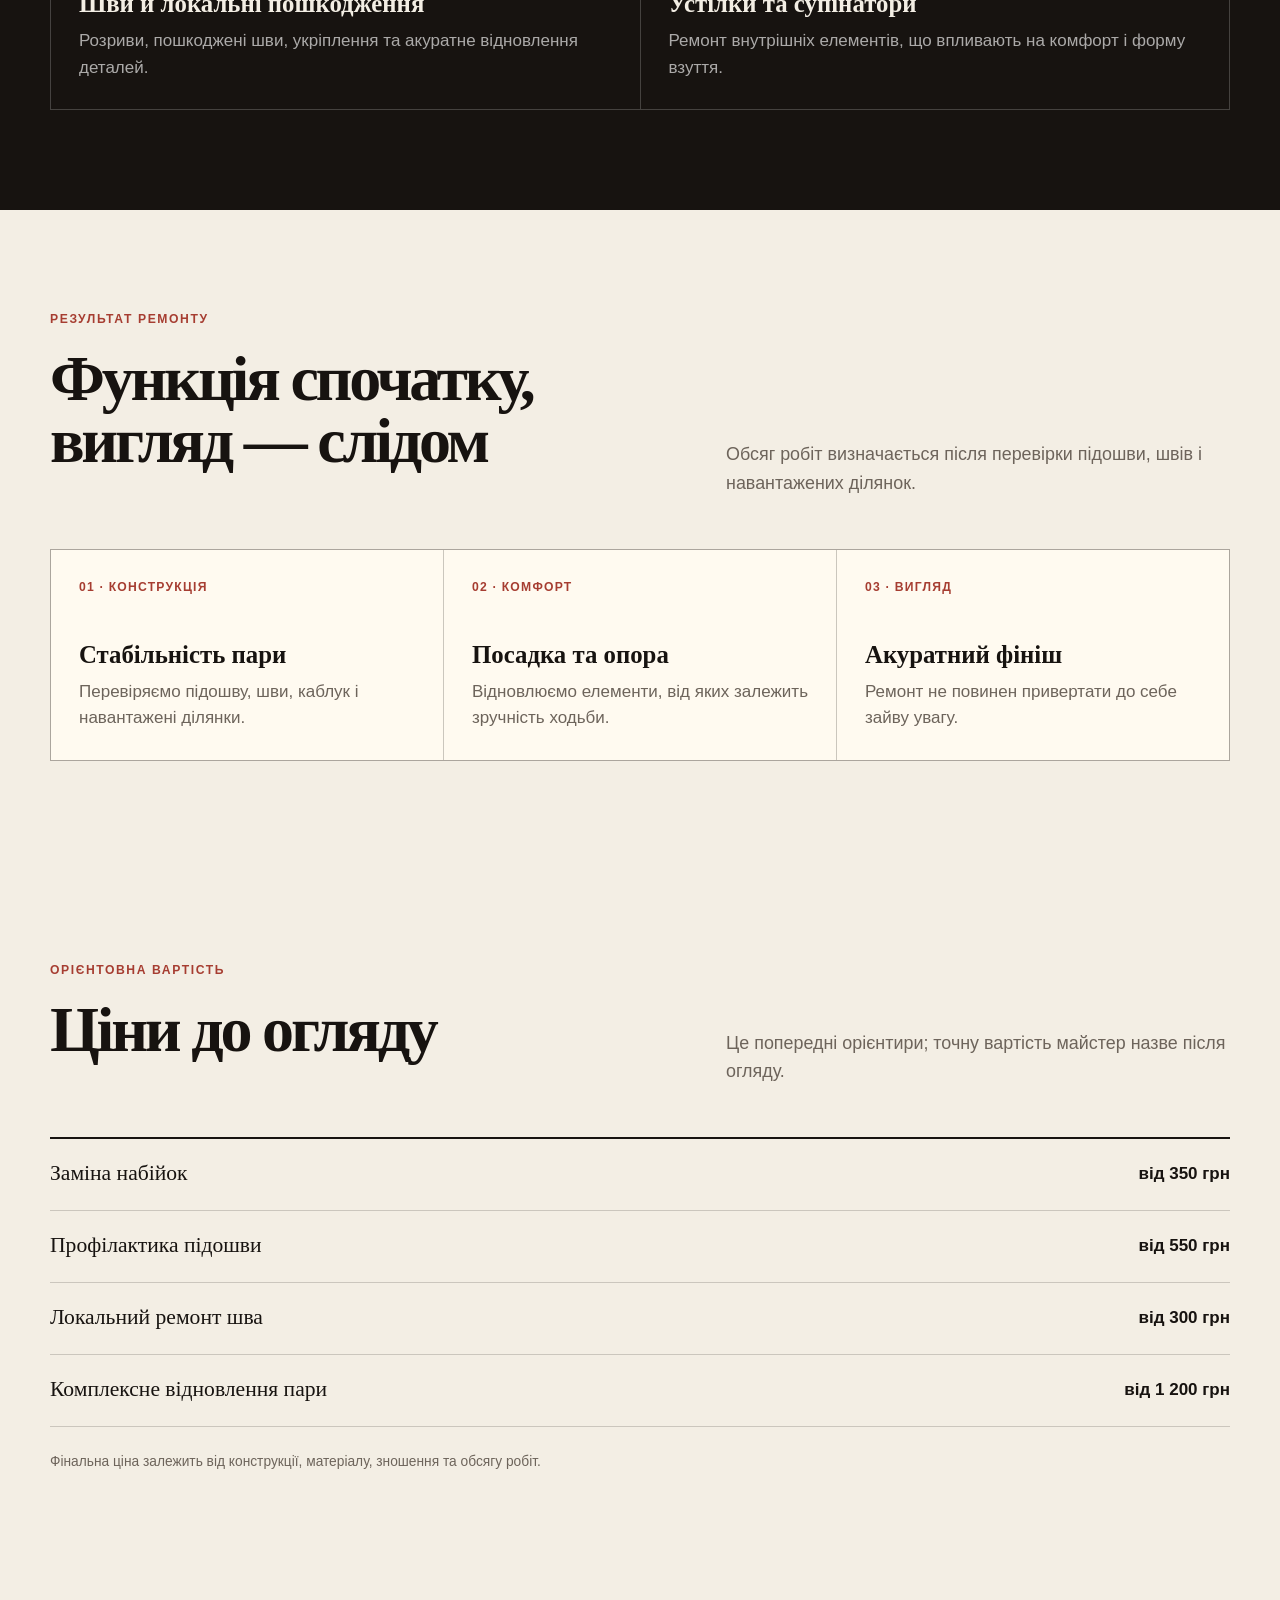
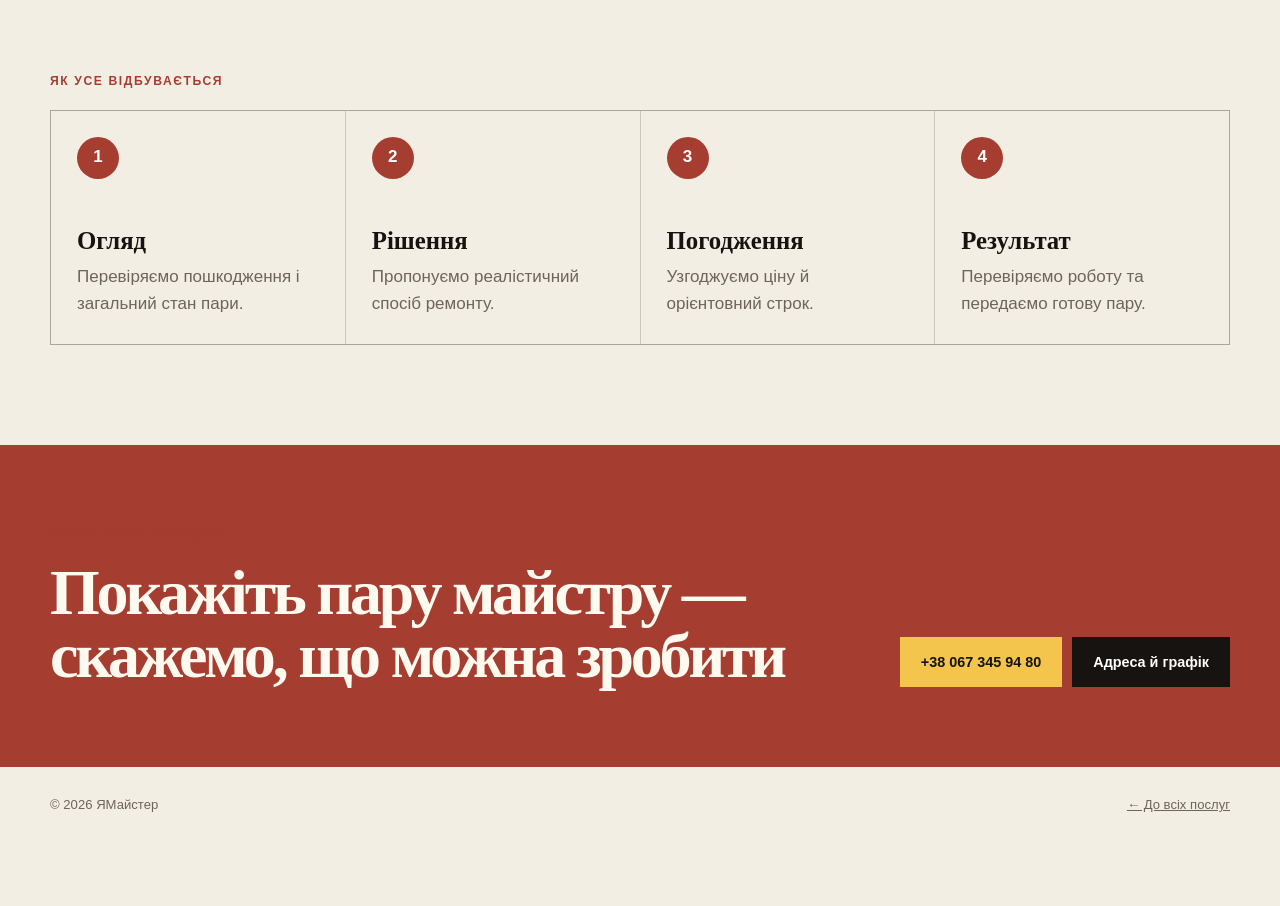
<file: services/remont-vzuttya.html>
<!doctype html><html lang="uk"><head><meta charset="utf-8"><meta name="viewport" content="width=device-width,initial-scale=1"><title>Ремонт взуття — ЯМайстер</title><meta name="description" content="Ремонт підошви, підборів, набійок, швів і супінаторів у майстерні ЯМайстер на Подолі."><link rel="stylesheet" href="../assets/service.css"></head><body><div class="toast" role="status"></div><header class="topbar"><nav class="nav wrap"><a class="brand" href="../index.html"><span class="brand-mark">Я</span>ЯМайстер</a><div class="nav-links"><a href="../index.html#services">Усі послуги</a><a href="../index.html#works">Роботи</a><a href="../index.html#prices">Ціни</a><a href="../index.html#reviews">Відгуки</a><a href="../index.html#contacts">Контакти</a></div><button class="menu-button" aria-expanded="false">Меню</button><a class="btn" data-call href="tel:+380673459480">Подзвонити</a></nav></header><main>
<section class="service-hero"><div class="wrap"><div class="crumbs"><a href="../index.html">Головна</a><span>→</span><a href="../index.html#services">Послуги</a><span>→</span><span>Ремонт взуття</span></div><div class="service-grid"><div class="reveal"><span class="label">Ремонт взуття</span><h1>Коли хорошу пару ще рано списувати</h1><p class="lead">Відновлюємо конструкцію, комфорт і охайний вигляд повсякденного та класичного взуття. Перед роботою оглядаємо матеріал і пояснюємо, який результат реально отримати.</p><div class="actions"><a class="btn btn-signal" data-call href="tel:+380673459480">Обговорити ремонт</a><a class="btn btn-outline" href="../index.html#photo-estimate">Надіслати фото</a></div></div><figure class="hero-photo reveal"><img src="../assets/real-sneakers.webp" alt="Кросівки після відновлення у ЯМайстер"><figcaption class="hero-note">Кросівки · відновлення взуття</figcaption></figure></div></div></section>
<section class="section dark"><div class="wrap"><div class="section-head reveal"><div><span class="label">Що ремонтуємо</span><h2>Від дрібного ремонту до відновлення конструкції</h2></div><p class="lead">Остаточний перелік робіт залежить від стану конкретної пари та можливості підібрати сумісні матеріали.</p></div><div class="service-list"><article class="service-item reveal"><span>ПІДОШВА</span><h3>Профілактика й заміна</h3><p>Відклеювання, тріщини, стерті ділянки, захисна профілактика.</p></article><article class="service-item reveal"><span>ПІДБОРИ</span><h3>Набійки та стійкість</h3><p>Заміна набійок, ремонт підборів і перевірка правильної постановки.</p></article><article class="service-item reveal"><span>ВЕРХ ВЗУТТЯ</span><h3>Шви й локальні пошкодження</h3><p>Розриви, пошкоджені шви, укріплення та акуратне відновлення деталей.</p></article><article class="service-item reveal"><span>ВСЕРЕДИНІ</span><h3>Устілки та супінатори</h3><p>Ремонт внутрішніх елементів, що впливають на комфорт і форму взуття.</p></article></div></div></section>
<section class="section"><div class="wrap"><div class="section-head"><div><span class="label">Результат ремонту</span><h2>Функція спочатку, вигляд — слідом</h2></div><p class="lead">Обсяг робіт визначається після перевірки підошви, швів і навантажених ділянок.</p></div><div class="result-grid"><article class="result-card"><span>01 · КОНСТРУКЦІЯ</span><h3>Стабільність пари</h3><p>Перевіряємо підошву, шви, каблук і навантажені ділянки.</p></article><article class="result-card"><span>02 · КОМФОРТ</span><h3>Посадка та опора</h3><p>Відновлюємо елементи, від яких залежить зручність ходьби.</p></article><article class="result-card"><span>03 · ВИГЛЯД</span><h3>Акуратний фініш</h3><p>Ремонт не повинен привертати до себе зайву увагу.</p></article></div></div></section>
<section class="section"><div class="wrap"><div class="section-head reveal"><div><span class="label">Орієнтовна вартість</span><h2>Ціни до огляду</h2></div><p class="lead">Це попередні орієнтири; точну вартість майстер назве після огляду.</p></div><div class="price-list reveal"><div class="price-row"><strong>Заміна набійок</strong><span>від 350 грн</span></div><div class="price-row"><strong>Профілактика підошви</strong><span>від 550 грн</span></div><div class="price-row"><strong>Локальний ремонт шва</strong><span>від 300 грн</span></div><div class="price-row"><strong>Комплексне відновлення пари</strong><span>від 1 200 грн</span></div></div><p class="note">Фінальна ціна залежить від конструкції, матеріалу, зношення та обсягу робіт.</p></div></section>
<section class="section"><div class="wrap"><span class="label">Як усе відбувається</span><div class="steps"><article class="step"><b>1</b><h3>Огляд</h3><p>Перевіряємо пошкодження і загальний стан пари.</p></article><article class="step"><b>2</b><h3>Рішення</h3><p>Пропонуємо реалістичний спосіб ремонту.</p></article><article class="step"><b>3</b><h3>Погодження</h3><p>Узгоджуємо ціну й орієнтовний строк.</p></article><article class="step"><b>4</b><h3>Результат</h3><p>Перевіряємо роботу та передаємо готову пару.</p></article></div></div></section>
<section class="cta"><div class="wrap cta-grid"><div><span class="label">Майстерня на Подолі</span><h2>Покажіть пару майстру — скажемо, що можна зробити</h2></div><div class="actions"><a class="btn btn-signal" data-call href="tel:+380673459480">+38 067 345 94 80</a><a class="btn" href="../index.html#contacts">Адреса й графік</a></div></div></section></main><footer class="footer"><div class="wrap footer-inner"><span>© <span id="year"></span> ЯМайстер</span><a href="../index.html#services">← До всіх послуг</a></div></footer><script src="../assets/service.js"></script></body></html>
</file>
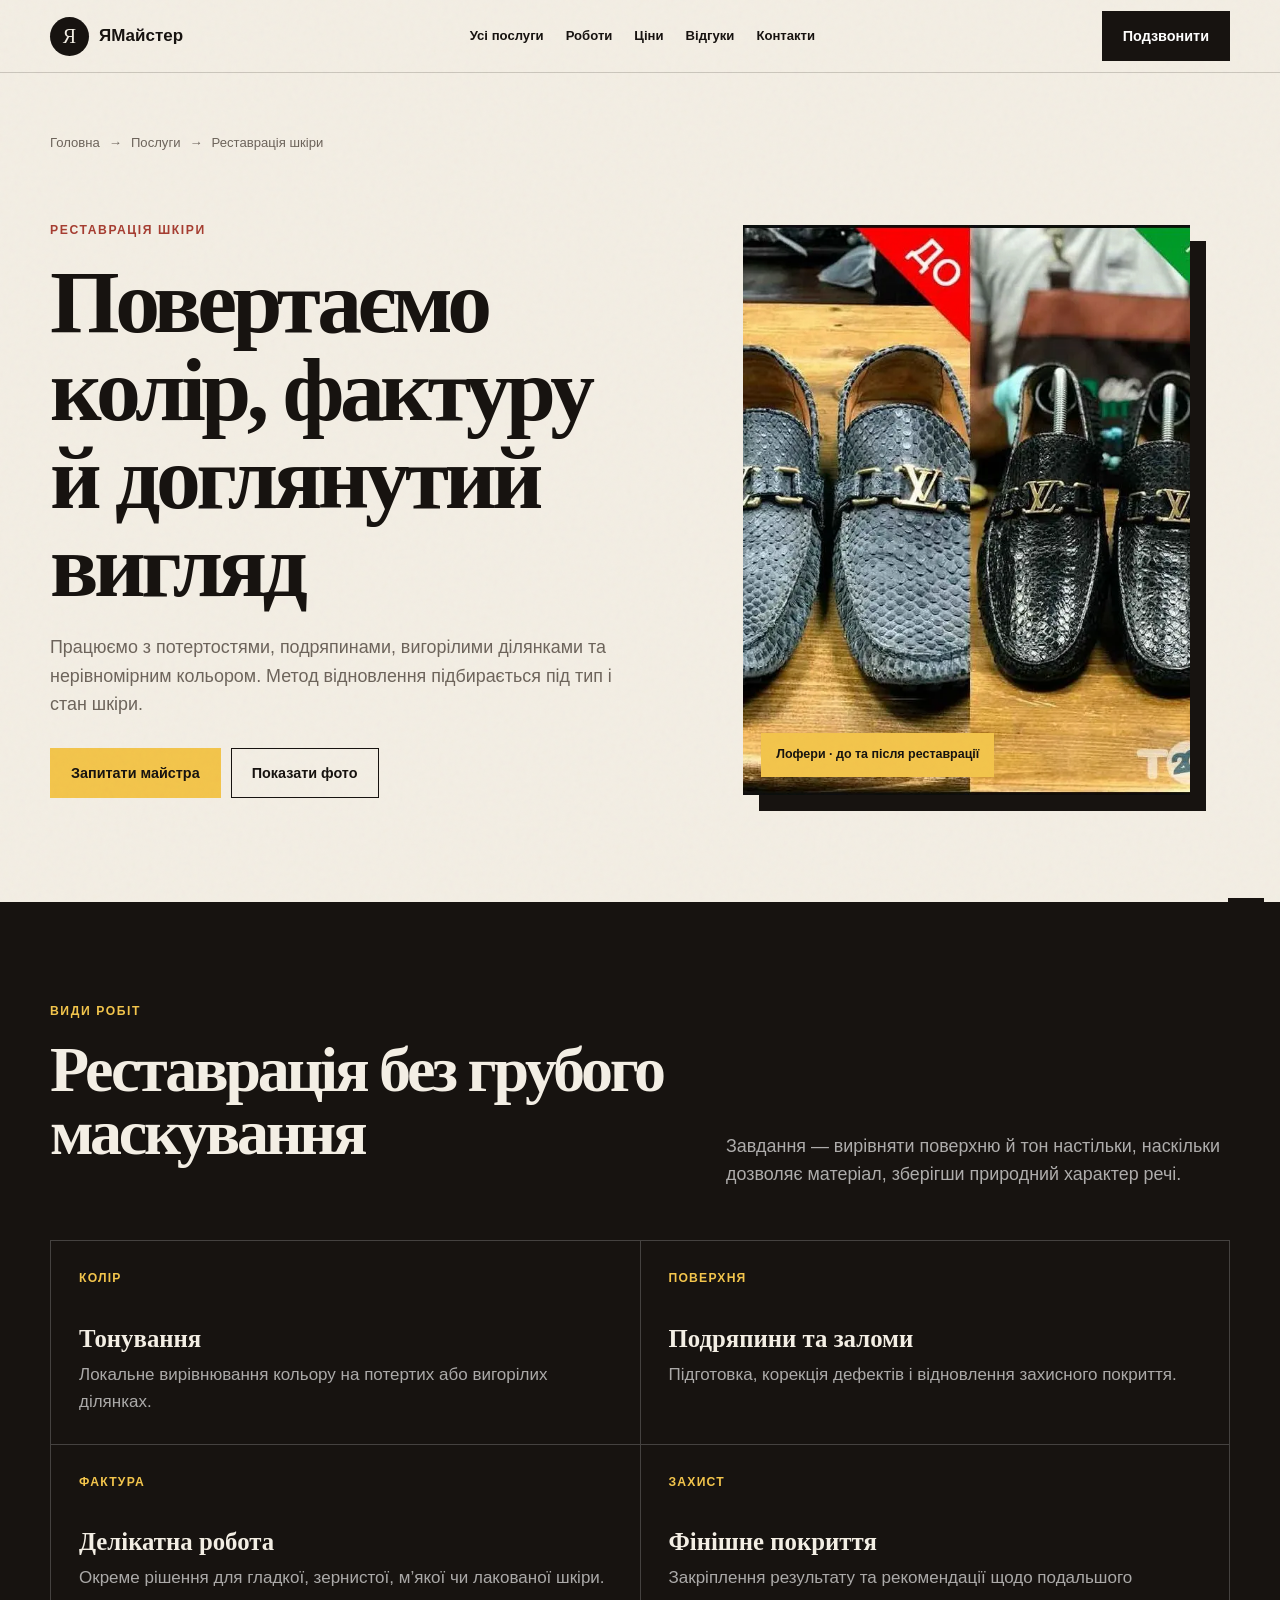
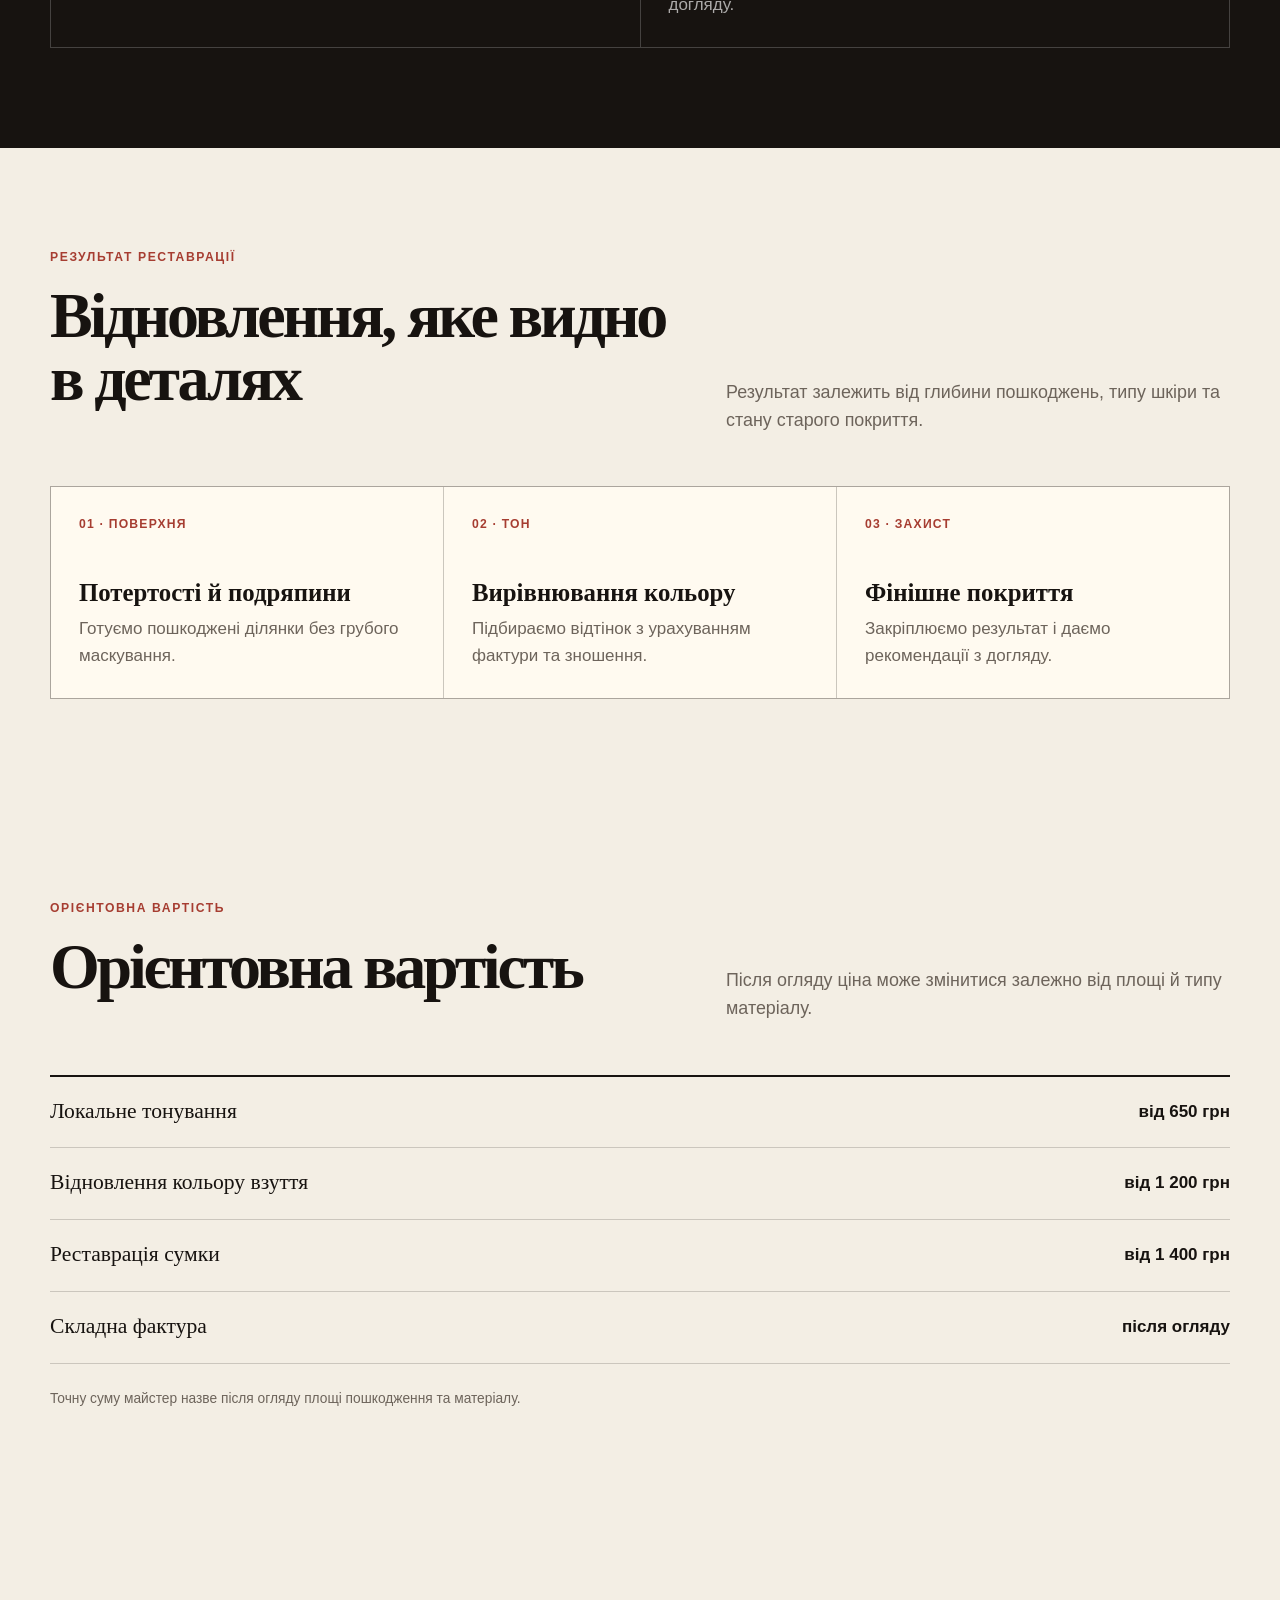
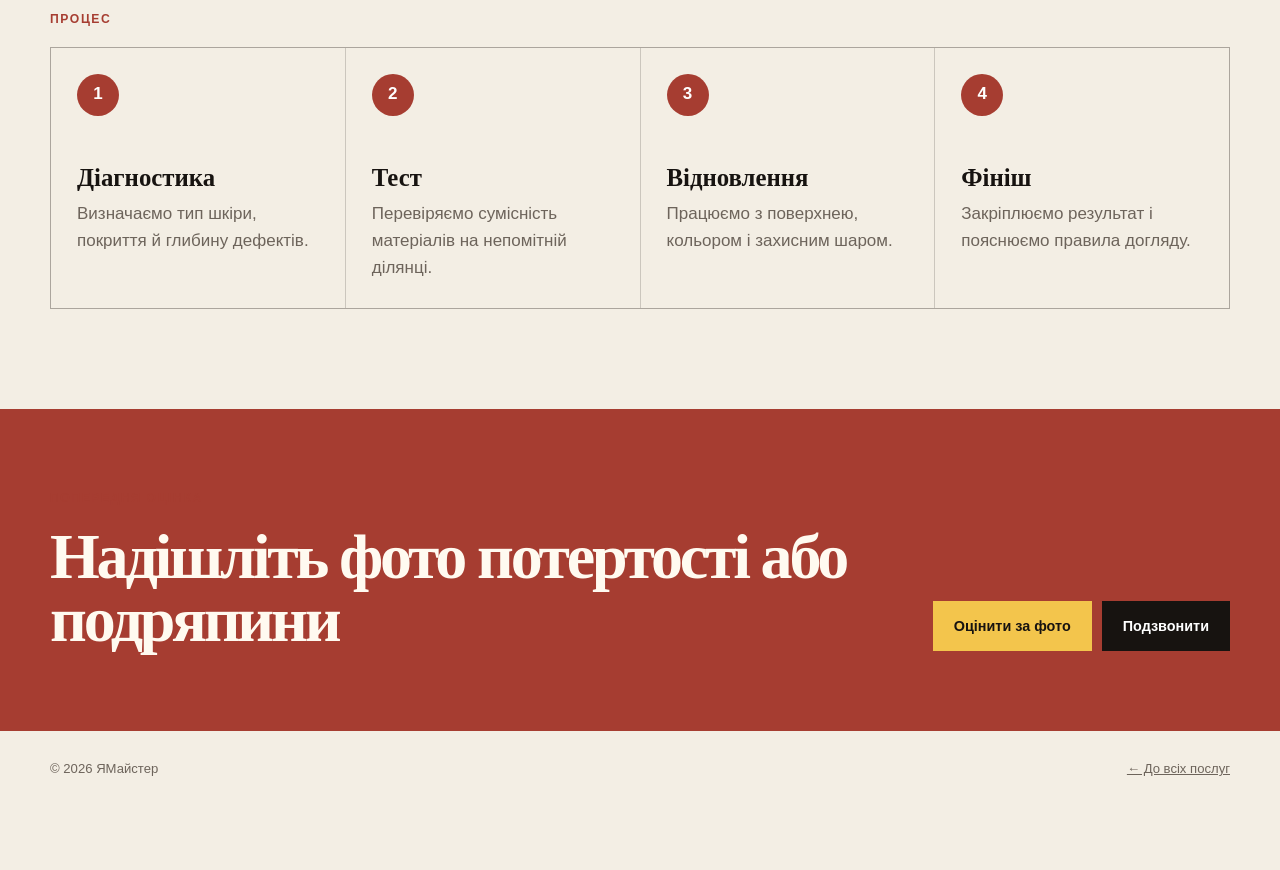
<file: services/restavraciya-shkiry.html>
<!doctype html><html lang="uk"><head><meta charset="utf-8"><meta name="viewport" content="width=device-width,initial-scale=1"><title>Реставрація шкіри — ЯМайстер</title><meta name="description" content="Відновлення кольору, текстури й захисного шару шкіряних виробів у Києві."><link rel="stylesheet" href="../assets/service.css"></head><body><div class="toast" role="status"></div><header class="topbar"><nav class="nav wrap"><a class="brand" href="../index.html"><span class="brand-mark">Я</span>ЯМайстер</a><div class="nav-links"><a href="../index.html#services">Усі послуги</a><a href="../index.html#works">Роботи</a><a href="../index.html#prices">Ціни</a><a href="../index.html#reviews">Відгуки</a><a href="../index.html#contacts">Контакти</a></div><button class="menu-button" aria-expanded="false">Меню</button><a class="btn" data-call href="tel:+380673459480">Подзвонити</a></nav></header><main>
<section class="service-hero"><div class="wrap"><div class="crumbs"><a href="../index.html">Головна</a><span>→</span><a href="../index.html#services">Послуги</a><span>→</span><span>Реставрація шкіри</span></div><div class="service-grid"><div class="reveal"><span class="label">Реставрація шкіри</span><h1>Повертаємо колір, фактуру й доглянутий вигляд</h1><p class="lead">Працюємо з потертостями, подряпинами, вигорілими ділянками та нерівномірним кольором. Метод відновлення підбирається під тип і стан шкіри.</p><div class="actions"><a class="btn btn-signal" data-call href="tel:+380673459480">Запитати майстра</a><a class="btn btn-outline" href="../index.html#photo-estimate">Показати фото</a></div></div><figure class="hero-photo reveal"><img src="../assets/real-loafers-before-after.webp" alt="Лофери до та після відновлення у ЯМайстер"><figcaption class="hero-note">Лофери · до та після реставрації</figcaption></figure></div></div></section>
<section class="section dark"><div class="wrap"><div class="section-head reveal"><div><span class="label">Види робіт</span><h2>Реставрація без грубого маскування</h2></div><p class="lead">Завдання — вирівняти поверхню й тон настільки, наскільки дозволяє матеріал, зберігши природний характер речі.</p></div><div class="service-list"><article class="service-item"><span>КОЛІР</span><h3>Тонування</h3><p>Локальне вирівнювання кольору на потертих або вигорілих ділянках.</p></article><article class="service-item"><span>ПОВЕРХНЯ</span><h3>Подряпини та заломи</h3><p>Підготовка, корекція дефектів і відновлення захисного покриття.</p></article><article class="service-item"><span>ФАКТУРА</span><h3>Делікатна робота</h3><p>Окреме рішення для гладкої, зернистої, м’якої чи лакованої шкіри.</p></article><article class="service-item"><span>ЗАХИСТ</span><h3>Фінішне покриття</h3><p>Закріплення результату та рекомендації щодо подальшого догляду.</p></article></div></div></section>
<section class="section"><div class="wrap"><div class="section-head"><div><span class="label">Результат реставрації</span><h2>Відновлення, яке видно в деталях</h2></div><p class="lead">Результат залежить від глибини пошкоджень, типу шкіри та стану старого покриття.</p></div><div class="result-grid"><article class="result-card"><span>01 · ПОВЕРХНЯ</span><h3>Потертості й подряпини</h3><p>Готуємо пошкоджені ділянки без грубого маскування.</p></article><article class="result-card"><span>02 · ТОН</span><h3>Вирівнювання кольору</h3><p>Підбираємо відтінок з урахуванням фактури та зношення.</p></article><article class="result-card"><span>03 · ЗАХИСТ</span><h3>Фінішне покриття</h3><p>Закріплюємо результат і даємо рекомендації з догляду.</p></article></div></div></section>
<section class="section"><div class="wrap"><div class="section-head"><div><span class="label">Орієнтовна вартість</span><h2>Орієнтовна вартість</h2></div><p class="lead">Після огляду ціна може змінитися залежно від площі й типу матеріалу.</p></div><div class="price-list"><div class="price-row"><strong>Локальне тонування</strong><span>від 650 грн</span></div><div class="price-row"><strong>Відновлення кольору взуття</strong><span>від 1 200 грн</span></div><div class="price-row"><strong>Реставрація сумки</strong><span>від 1 400 грн</span></div><div class="price-row"><strong>Складна фактура</strong><span>після огляду</span></div></div><p class="note">Точну суму майстер назве після огляду площі пошкодження та матеріалу.</p></div></section>
<section class="section"><div class="wrap"><span class="label">Процес</span><div class="steps"><article class="step"><b>1</b><h3>Діагностика</h3><p>Визначаємо тип шкіри, покриття й глибину дефектів.</p></article><article class="step"><b>2</b><h3>Тест</h3><p>Перевіряємо сумісність матеріалів на непомітній ділянці.</p></article><article class="step"><b>3</b><h3>Відновлення</h3><p>Працюємо з поверхнею, кольором і захисним шаром.</p></article><article class="step"><b>4</b><h3>Фініш</h3><p>Закріплюємо результат і пояснюємо правила догляду.</p></article></div></div></section>
<section class="cta"><div class="wrap cta-grid"><div><span class="label">Попередня оцінка</span><h2>Надішліть фото потертості або подряпини</h2></div><div class="actions"><a class="btn btn-signal" href="../index.html#photo-estimate">Оцінити за фото</a><a class="btn" data-call href="tel:+380673459480">Подзвонити</a></div></div></section></main><footer class="footer"><div class="wrap footer-inner"><span>© <span id="year"></span> ЯМайстер</span><a href="../index.html#services">← До всіх послуг</a></div></footer><script src="../assets/service.js"></script></body></html>
</file>
<file: assets/service.css>
:root{--ink:#171310;--bone:#f3eee4;--paper:#fffaf0;--red:#a63d31;--signal:#f3c54c;--muted:#6d645b;--line:rgba(23,19,16,.18);--serif:Georgia,'Times New Roman',serif;--sans:Arial,Helvetica,sans-serif}*{box-sizing:border-box}html{scroll-behavior:smooth}body{margin:0;color:var(--ink);background:var(--bone);font:17px/1.58 var(--sans)}body:before{content:"";position:fixed;inset:0;z-index:20;pointer-events:none;opacity:.1;background-image:url("data:image/svg+xml,%3Csvg viewBox='0 0 180 180' xmlns='http://www.w3.org/2000/svg'%3E%3Cfilter id='n'%3E%3CfeTurbulence type='fractalNoise' baseFrequency='.9' numOctaves='2' stitchTiles='stitch'/%3E%3C/filter%3E%3Crect width='100%25' height='100%25' filter='url(%23n)' opacity='.35'/%3E%3C/svg%3E");mix-blend-mode:multiply}body.menu-open{overflow:hidden}a{color:inherit}img{display:block;width:100%}.wrap{width:min(1180px,calc(100% - 48px));margin:auto}.topbar{position:sticky;top:0;z-index:15;background:rgba(243,238,228,.95);border-bottom:1px solid var(--line);backdrop-filter:blur(14px)}.nav{min-height:72px;display:grid;grid-template-columns:auto 1fr auto;align-items:center;gap:28px}.brand{display:flex;align-items:center;gap:10px;font-weight:900;text-decoration:none}.brand-mark{width:39px;height:39px;display:grid;place-items:center;border-radius:50%;color:var(--bone);background:var(--ink);font:1.25rem var(--serif)}.nav-links{display:flex;justify-content:center;gap:22px}.nav-links a{font-size:.82rem;font-weight:900;text-decoration:none}.nav-links a:hover{color:var(--red)}.menu-button{display:none;border:0;background:none;font-weight:900}.btn{display:inline-flex;min-height:50px;align-items:center;justify-content:center;gap:10px;padding:12px 20px;border:1px solid var(--ink);color:#fff;background:var(--ink);font-size:.9rem;font-weight:900;text-decoration:none;cursor:pointer;transition:.2s}.btn:hover{transform:translate(-3px,-3px);box-shadow:5px 5px 0 var(--signal)}.btn-signal{color:var(--ink);border-color:var(--signal);background:var(--signal)}.btn-outline{color:var(--ink);background:transparent}.service-hero{padding:60px 0 90px}.crumbs{display:flex;gap:9px;margin-bottom:54px;color:var(--muted);font-size:.82rem}.crumbs a{text-decoration:none}.service-grid{display:grid;grid-template-columns:1fr .9fr;gap:68px;align-items:center}.label{display:block;margin-bottom:18px;color:var(--red);font-size:.76rem;font-weight:900;letter-spacing:.13em;text-transform:uppercase}h1,h2{margin:0 0 24px;font-family:var(--serif);line-height:.98;letter-spacing:-.05em}h1{font-size:clamp(3.4rem,7vw,7rem)}h2{font-size:clamp(2.5rem,5vw,4.8rem)}h3{margin:0 0 10px;font-family:var(--serif);font-size:1.55rem;line-height:1.1}.lead{max-width:660px;margin:0;color:var(--muted);font-size:1.12rem}.actions{display:flex;flex-wrap:wrap;gap:10px;margin-top:30px}.hero-photo{position:relative;min-height:570px;overflow:hidden;box-shadow:16px 16px 0 var(--ink)}.hero-photo img{height:100%;min-height:570px;object-fit:cover}.hero-note{position:absolute;left:18px;bottom:18px;max-width:280px;padding:12px 15px;color:var(--ink);background:var(--signal);font-size:.78rem;font-weight:900}.section{padding:100px 0}.dark{color:var(--bone);background:var(--ink)}.dark .label{color:var(--signal)}.section-head{display:grid;grid-template-columns:1.1fr .9fr;gap:60px;align-items:end;margin-bottom:52px}.dark .lead{color:rgba(255,255,255,.65)}.service-list{display:grid;grid-template-columns:repeat(2,1fr);border-top:1px solid rgba(255,255,255,.2);border-left:1px solid rgba(255,255,255,.2)}.service-item{min-height:190px;padding:28px;border-right:1px solid rgba(255,255,255,.2);border-bottom:1px solid rgba(255,255,255,.2)}.service-item span{display:block;margin-bottom:36px;color:var(--signal);font-size:.76rem;font-weight:900;letter-spacing:.1em}.service-item p{margin:0;color:rgba(255,255,255,.64)}.case-grid{display:grid;grid-template-columns:1.15fr .85fr;gap:18px}.case-photo{position:relative;min-height:500px;overflow:hidden}.case-photo.small{min-height:500px}.case-photo img{height:100%;object-fit:cover}.case-caption{position:absolute;left:14px;bottom:14px;padding:9px 12px;background:var(--paper);font-size:.78rem;font-weight:900}.price-list{border-top:2px solid var(--ink)}.price-row{display:grid;grid-template-columns:1fr auto;gap:20px;padding:22px 0;border-bottom:1px solid var(--line)}.price-row strong{font:500 1.35rem var(--serif)}.price-row span{font-weight:900}.note{max-width:760px;margin:24px 0 0;color:var(--muted);font-size:.86rem}.steps{display:grid;grid-template-columns:repeat(4,1fr);gap:1px;background:var(--line);border:1px solid var(--line)}.step{min-height:220px;padding:26px;background:var(--bone)}.step b{display:grid;width:42px;height:42px;place-items:center;margin-bottom:48px;border-radius:50%;color:#fff;background:var(--red)}.step p{margin:0;color:var(--muted)}.cta{padding:80px 0;color:var(--paper);background:var(--red)}.cta-grid{display:grid;grid-template-columns:1fr auto;gap:40px;align-items:end}.cta h2{max-width:800px;margin-bottom:0}.footer{padding:28px 0 90px}.footer-inner{display:flex;justify-content:space-between;gap:24px;color:var(--muted);font-size:.82rem}.toast{position:fixed;right:16px;bottom:16px;z-index:18;padding:14px 18px;color:#fff;background:var(--ink);transform:translateY(150%);transition:.3s}.toast.show{transform:none}.reveal{opacity:1;transform:none}.reveal.in{animation:reveal-in .6s ease both}@keyframes reveal-in{from{opacity:.7;transform:translateY(18px)}to{opacity:1;transform:none}}@media(max-width:900px){.nav-links{display:none}.menu-button{display:block;justify-self:end}.nav>.btn{display:none}.nav-links.open{position:fixed;inset:72px 0 0;display:flex;flex-direction:column;justify-content:flex-start;gap:0;padding:28px 24px;background:var(--bone)}.nav-links.open a{padding:15px 0;border-bottom:1px solid var(--line);font:1.5rem var(--serif)}.service-grid,.section-head,.cta-grid{grid-template-columns:1fr}.hero-photo,.hero-photo img{min-height:440px}.steps{grid-template-columns:1fr 1fr}}@media(max-width:640px){body{font-size:16px}.wrap{width:min(100% - 28px,1180px)}.service-hero{padding:34px 0 70px}.crumbs{margin-bottom:38px}.service-grid{gap:42px}.section{padding:76px 0}.hero-photo,.hero-photo img{min-height:390px}.service-list,.case-grid,.steps{grid-template-columns:1fr}.case-photo,.case-photo.small{min-height:370px}.step{min-height:180px}.step b{margin-bottom:30px}.footer-inner{flex-direction:column;gap:7px}}@media(prefers-reduced-motion:reduce){html{scroll-behavior:auto}*,*:before,*:after{transition-duration:.01ms!important}.reveal{opacity:1;transform:none}}

.service-proof{min-height:570px;display:flex;flex-direction:column;justify-content:space-between;padding:42px;color:var(--paper);background:var(--ink);box-shadow:16px 16px 0 var(--red)}.service-proof strong{display:block;max-width:420px;font:500 clamp(2.4rem,4vw,4.6rem)/1 var(--serif);letter-spacing:-.045em}.service-proof ul{margin:42px 0 0;padding:0;list-style:none;border-top:1px solid rgba(255,255,255,.24)}.service-proof li{padding:14px 0;border-bottom:1px solid rgba(255,255,255,.24);color:rgba(255,255,255,.72)}.result-grid{display:grid;grid-template-columns:repeat(3,1fr);gap:1px;background:var(--line);border:1px solid var(--line)}.result-card{min-height:210px;padding:28px;background:var(--paper)}.result-card span{display:block;margin-bottom:44px;color:var(--red);font-size:.76rem;font-weight:900;letter-spacing:.1em}.result-card p{margin:0;color:var(--muted)}(max-width:900px){.service-proof{min-height:420px}.result-grid{grid-template-columns:1fr}}(max-width:640px){.service-proof{min-height:360px;padding:28px}.result-card{min-height:180px}}
</file>
